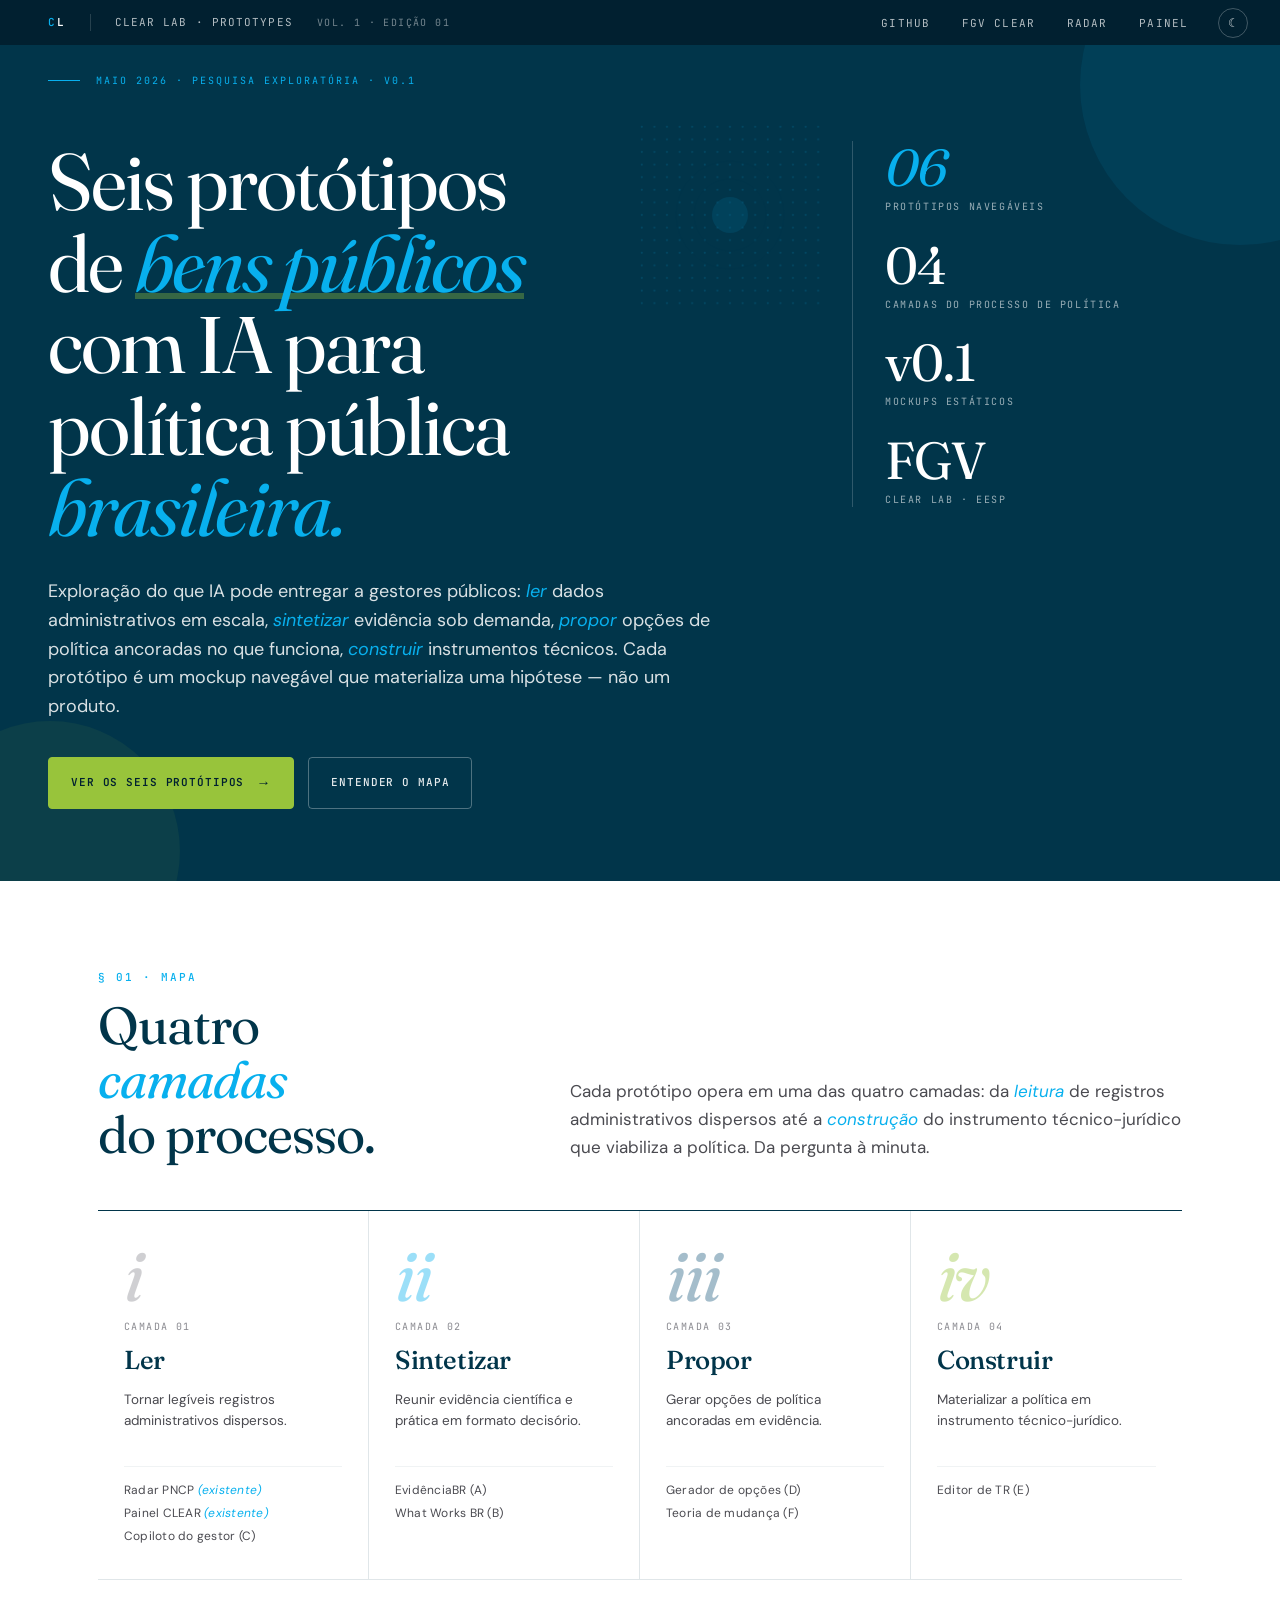
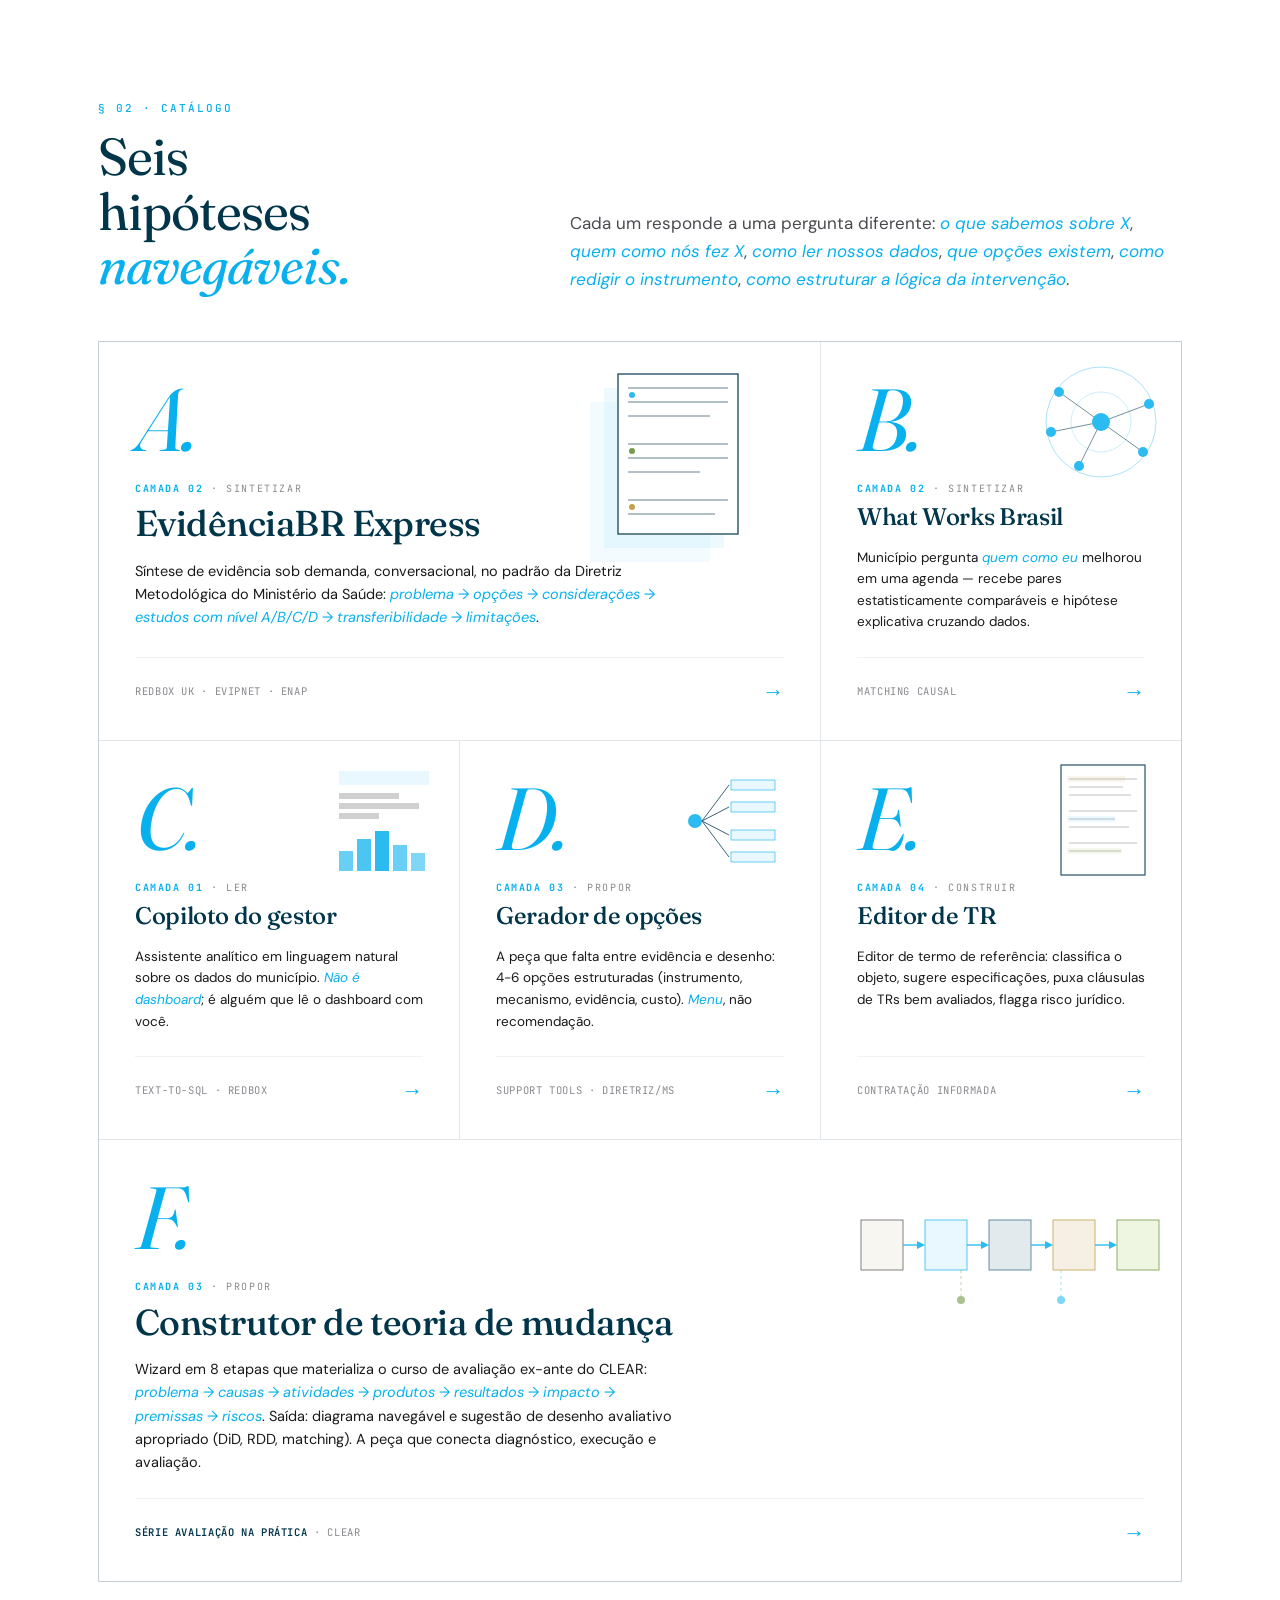
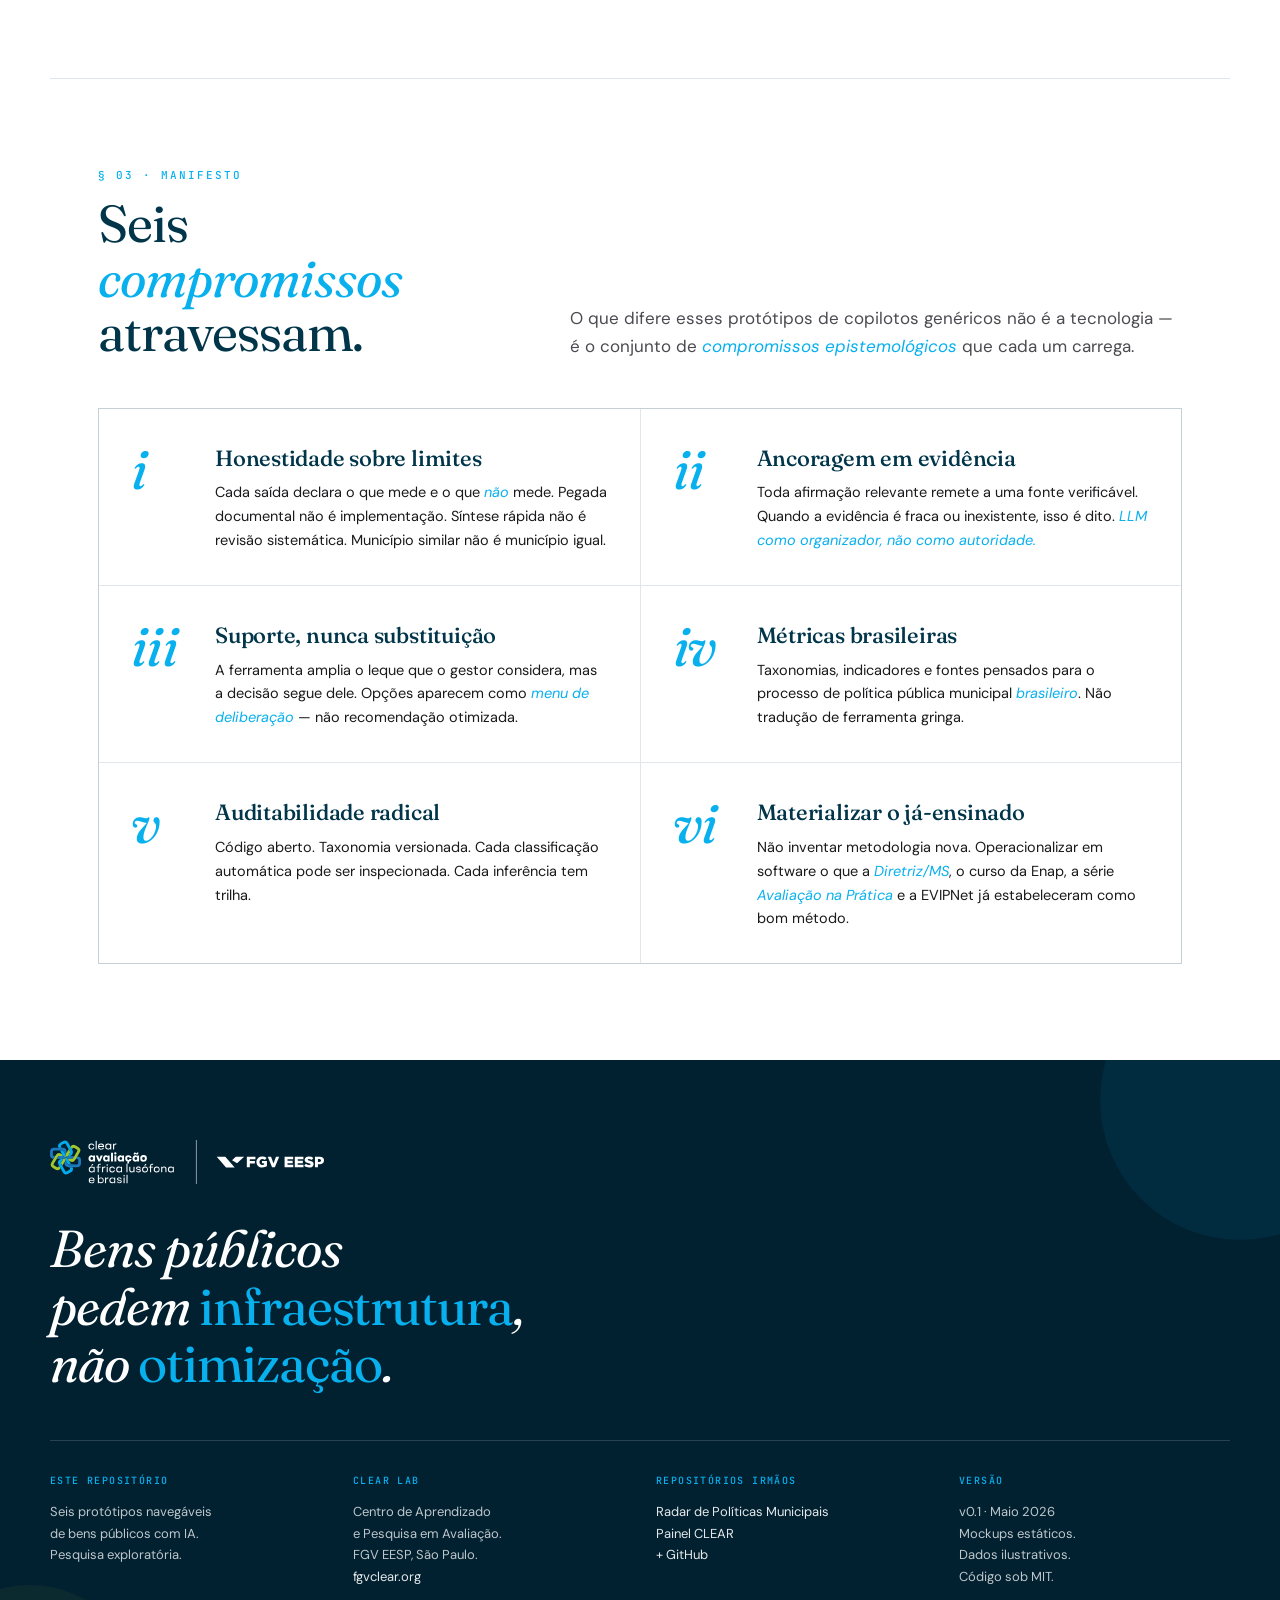
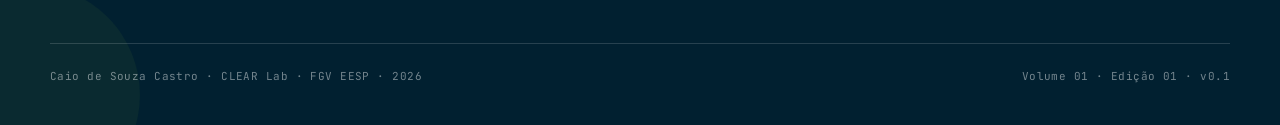
<file: index.html>
<!DOCTYPE html>
<html lang="pt-BR">
<head>
<meta charset="UTF-8">
<meta name="viewport" content="width=device-width, initial-scale=1.0">
<title>CLEAR Lab Prototypes — Bens públicos com IA para política pública</title>
<meta name="description" content="Seis protótipos de bens públicos com IA aplicados a política pública municipal brasileira. Pesquisa exploratória do CLEAR Lab, FGV EESP.">
<meta property="og:title" content="CLEAR Lab Prototypes">
<meta property="og:description" content="Seis protótipos de bens públicos com IA para política pública brasileira.">
<meta property="og:type" content="website">
<link rel="preconnect" href="https://fonts.googleapis.com">
<link rel="preconnect" href="https://fonts.gstatic.com" crossorigin>
<link href="https://fonts.googleapis.com/css2?family=Fraunces:ital,opsz,wght@0,9..144,300..700;1,9..144,300..700&family=DM+Sans:wght@400;500;600;700&family=JetBrains+Mono:wght@400;500&display=swap" rel="stylesheet">
<link rel="stylesheet" href="assets/clear.css">
<style>
/* ============= OVERRIDE MICHEL PORTAL ============= */
/* Sobrescreve as variáveis herdadas de assets/clear.css apenas neste portal.
   Os 6 protótipos internos continuam com a paleta CLEAR original. */

:root {
  /* Paleta Michel/CLEAR */
  --navy: #01354A;
  --navy2: #012030;
  --accent-blue: #08B0EE;
  --accent-green: #98C43B;

  /* Neutros Michel */
  --paper: #FFFFFF;
  --paper-warm: #F7F5EF;
  --ink: #1A1A1C;
  --ink-soft: #4A4A50;
  --ink-mute: #8A8A90;
  --line: rgba(1, 53, 74, 0.12);
  --line-soft: rgba(1, 53, 74, 0.06);

  /* Aliases p/ compatibilidade — usados pelos SVGs decorativos inline e por
     classes legadas do CSS abaixo. Mapear pra paleta Michel. */
  --clear-blue: var(--navy);
  --clear-light-blue: var(--accent-blue);
  --clear-light-blue-bg: rgba(8, 176, 238, 0.10);
  --clear-salmon: var(--accent-blue);        /* salmão antigo → accent-blue */
  --clear-light-salmon: rgba(8, 176, 238, 0.12);
  --clear-green: #5B8A2A;
  --clear-light-green: rgba(152, 196, 59, 0.18);
  --clear-amber: #B89030;
  --clear-light-amber: rgba(184, 144, 48, 0.15);
  --clear-purple: #1E5C7E;                   /* roxo antigo → navy desaturado */
  --clear-light-purple: rgba(30, 92, 126, 0.15);
  --clear-gray: var(--ink-soft);
  --clear-light-gray: var(--paper-warm);

  --border: var(--line);
  --border-soft: var(--line-soft);
  --card-bg: var(--paper);
  --card-hover: var(--paper-warm);

  /* Tipografia Michel */
  --serif: 'Fraunces', Georgia, 'Times New Roman', serif;
  --sans: 'DM Sans', -apple-system, BlinkMacSystemFont, 'Segoe UI', sans-serif;
  --mono: 'JetBrains Mono', 'Courier New', monospace;
}

/* Dark mode preserva o toggle existente — só ajusta a paleta */
html[data-theme="dark"] {
  --navy: #062c3f;
  --navy2: #041f2d;
  --accent-blue: #5BC4F0;
  --accent-green: #B8DA5C;

  --paper: rgb(22, 25, 32);
  --paper-warm: rgb(30, 34, 42);
  --ink: rgb(232, 230, 225);
  --ink-soft: rgb(180, 178, 173);
  --ink-mute: rgb(140, 138, 132);
  --line: rgba(180, 200, 225, 0.15);
  --line-soft: rgba(180, 200, 225, 0.08);

  --clear-blue: var(--accent-blue);
  --clear-light-blue: var(--accent-blue);
  --clear-light-blue-bg: rgba(91, 196, 240, 0.12);
  --clear-salmon: var(--accent-blue);
  --clear-light-salmon: rgba(91, 196, 240, 0.18);
  --clear-green: var(--accent-green);
  --clear-light-green: rgba(184, 218, 92, 0.15);
  --clear-amber: rgb(220, 180, 100);
  --clear-light-amber: rgba(220, 180, 100, 0.15);
  --clear-purple: #5BC4F0;
  --clear-light-purple: rgba(91, 196, 240, 0.15);
  --clear-gray: rgb(165, 165, 170);
  --clear-light-gray: rgb(38, 40, 45);

  --card-bg: rgb(28, 32, 40);
  --card-hover: rgb(34, 40, 50);
}

html {
  scroll-behavior: smooth;
  color-scheme: light;
  background: var(--paper);
}
html[data-theme="dark"] { color-scheme: dark; }

body {
  font-family: var(--sans);
  background: var(--paper);
  color: var(--ink);
  background-image: none; /* remove radial gradients antigos */
}

a { color: inherit; }

/* ============= MASTHEAD → TABS STICKY MICHEL ============= */
.masthead {
  position: sticky;
  top: 0;
  z-index: 50;
  background: var(--navy2);
  border-bottom: none;
  padding: 0;
  display: flex;
  justify-content: space-between;
  align-items: center;
  backdrop-filter: none;
  -webkit-backdrop-filter: none;
  font-family: var(--mono);
  font-size: 11px;
  letter-spacing: 0.1em;
  text-transform: uppercase;
  color: rgba(255,255,255,0.7);
}
.masthead::after {
  content: "";
  position: absolute;
  bottom: 0; left: 0;
  height: 3px;
  background: var(--accent-green);
  width: var(--scroll-progress, 0%);
  transition: width 0.06s linear;
}
.masthead-left {
  display: flex;
  align-items: center;
  gap: 24px;
  padding: 14px 48px;
}
.masthead-mark {
  font-family: var(--mono);
  font-style: normal;
  font-weight: 500;
  letter-spacing: 0.16em;
  color: var(--accent-blue);
  font-size: 11px;
  border-right: 1px solid rgba(255,255,255,0.15);
  padding-right: 24px;
  text-transform: uppercase;
}
.masthead-mark em { font-style: normal; font-weight: 600; color: white; }
.masthead-edition {
  color: rgba(255,255,255,0.45);
  font-size: 10px;
  letter-spacing: 0.14em;
}
.masthead-right {
  display: flex;
  gap: 4px;
  align-items: center;
  padding-right: 32px;
}
.masthead-right a {
  color: rgba(255,255,255,0.7);
  text-decoration: none;
  padding: 14px 14px;
  transition: color 0.2s, border-color 0.2s;
  border-bottom: 2px solid transparent;
  margin-bottom: -3px;
}
.masthead-right a:hover {
  color: white;
  border-bottom-color: var(--accent-blue);
}
.theme-toggle-mast {
  background: transparent;
  border: 1px solid rgba(255,255,255,0.25);
  color: rgba(255,255,255,0.85);
  width: 30px; height: 30px;
  border-radius: 50%;
  cursor: pointer;
  display: inline-flex;
  align-items: center;
  justify-content: center;
  font-size: 12px;
  margin-left: 12px;
  transition: all 0.2s;
}
.theme-toggle-mast:hover {
  background: rgba(255,255,255,0.1);
  border-color: white;
  color: white;
}

@media (max-width: 768px) {
  .masthead-left { padding: 12px 20px; gap: 14px; font-size: 10px; }
  .masthead-mark { font-size: 10px; padding-right: 14px; }
  .masthead-edition { display: none; }
  .masthead-right { padding-right: 16px; gap: 0; }
  .masthead-right a { padding: 12px 8px; font-size: 10px; }
  .masthead-right a:not(:last-child):not(:nth-last-child(2)) { display: none; }
}

/* ============= HERO NAVY MICHEL ============= */
.hero {
  position: relative;
  padding: 96px 48px 72px;
  margin: 0;
  max-width: none;
  background: var(--navy);
  color: white;
  overflow: hidden;
  border-bottom: none;
  display: grid;
  grid-template-columns: 1fr 380px;
  gap: 80px;
  align-items: start;
}
.hero::before {
  content: "";
  position: absolute;
  top: -120px; right: -120px;
  width: 320px; height: 320px;
  border-radius: 50%;
  background: var(--accent-blue);
  opacity: 0.08;
  pointer-events: none;
}
.hero::after {
  content: "";
  position: absolute;
  bottom: -100px; left: -80px;
  width: 260px; height: 260px;
  border-radius: 50%;
  background: var(--accent-green);
  opacity: 0.07;
  pointer-events: none;
}
.hero > * { position: relative; z-index: 1; }

@media (max-width: 1100px) {
  .hero { grid-template-columns: 1fr; gap: 48px; padding: 56px 28px 56px; }
}

.hero-bandeira {
  position: absolute;
  top: 28px;
  left: 48px;
  display: flex;
  align-items: center;
  gap: 16px;
  font-family: var(--mono);
  font-size: 10px;
  letter-spacing: 0.2em;
  text-transform: uppercase;
  color: var(--accent-blue);
  z-index: 2;
}
.hero-bandeira::before { content: ""; width: 32px; height: 1px; background: var(--accent-blue); }
@media (max-width: 1100px) { .hero-bandeira { left: 28px; top: 20px; } }

.hero-left h1 {
  font-family: var(--serif);
  font-weight: 400;
  font-size: clamp(40px, 6.5vw, 80px);
  line-height: 1.02;
  letter-spacing: -0.025em;
  color: white;
  margin-bottom: 28px;
  position: relative;
}
.hero-left h1 .acc {
  font-style: italic;
  font-weight: 400;
  color: var(--accent-blue);
}
.hero-left h1 .underline-acc {
  position: relative;
  display: inline-block;
}
.hero-left h1 .underline-acc::after {
  content: "";
  position: absolute;
  bottom: 0.06em;
  left: 0;
  width: 100%;
  height: 6px;
  background: var(--accent-green);
  opacity: 0.35;
  z-index: -1;
}

.hero-lede {
  font-family: var(--sans);
  font-weight: 400;
  font-size: 18px;
  line-height: 1.6;
  color: rgba(255,255,255,0.85);
  max-width: 680px;
  margin-bottom: 36px;
}
.hero-lede em { font-style: italic; color: var(--accent-blue); }

.hero-actions { display: flex; gap: 14px; flex-wrap: wrap; }

.cta-primary {
  display: inline-flex;
  align-items: center;
  gap: 12px;
  padding: 14px 22px;
  background: var(--accent-green);
  color: var(--navy2);
  text-decoration: none;
  font-family: var(--mono);
  font-size: 11px;
  letter-spacing: 0.08em;
  text-transform: uppercase;
  font-weight: 600;
  transition: all 0.2s ease;
  border: 1px solid var(--accent-green);
  border-radius: 4px;
}
.cta-primary::after { content: "→"; font-family: var(--serif); font-size: 14px; transition: transform 0.2s; }
.cta-primary:hover::after { transform: translateX(4px); }
.cta-primary:hover { background: white; border-color: white; color: var(--navy); }

.cta-ghost {
  display: inline-flex;
  align-items: center;
  gap: 10px;
  padding: 14px 22px;
  background: transparent;
  border: 1px solid rgba(255,255,255,0.3);
  color: rgba(255,255,255,0.9);
  text-decoration: none;
  font-family: var(--mono);
  font-size: 11px;
  letter-spacing: 0.08em;
  text-transform: uppercase;
  font-weight: 500;
  transition: all 0.2s ease;
  border-radius: 4px;
}
.cta-ghost:hover { border-color: var(--accent-blue); color: var(--accent-blue); }

/* Hero stats */
.hero-right {
  border-left: 1px solid rgba(255,255,255,0.18);
  padding-left: 32px;
  display: flex;
  flex-direction: column;
  gap: 24px;
  position: relative;
}
@media (max-width: 1100px) {
  .hero-right {
    border-left: none;
    padding-left: 0;
    border-top: 1px solid rgba(255,255,255,0.18);
    padding-top: 32px;
    flex-direction: row;
    flex-wrap: wrap;
    gap: 24px 40px;
  }
}

.stat { display: block; }
.stat-num {
  font-family: var(--serif);
  font-weight: 400;
  font-size: 52px;
  line-height: 1;
  color: white;
  letter-spacing: -0.02em;
  margin-bottom: 6px;
}
.stat-num em { font-style: italic; color: var(--accent-blue); font-weight: 400; }
.stat-label {
  font-family: var(--mono);
  font-size: 10px;
  letter-spacing: 0.16em;
  text-transform: uppercase;
  color: rgba(255,255,255,0.6);
}

/* Padrão decorativo SVG do hero — manter mas reposicionar */
.hero-pattern {
  position: absolute;
  top: 80px;
  right: 460px;
  width: 180px;
  height: 180px;
  opacity: 0.35;
  pointer-events: none;
}
@media (max-width: 1100px) { .hero-pattern { display: none; } }

/* ============= MAPA DAS 4 CAMADAS ============= */
.section-mapa {
  max-width: 1180px;
  margin: 0 auto;
  padding: 88px 48px 64px;
  position: relative;
}
@media (max-width: 768px) { .section-mapa { padding: 56px 28px 48px; } }

.section-head {
  display: grid;
  grid-template-columns: 1fr 1.5fr;
  gap: 64px;
  margin-bottom: 48px;
  align-items: end;
}
@media (max-width: 900px) { .section-head { grid-template-columns: 1fr; gap: 16px; } }

.section-num {
  font-family: var(--mono);
  font-size: 11px;
  letter-spacing: 0.18em;
  text-transform: uppercase;
  color: var(--accent-blue);
  font-weight: 500;
}
.section-num::before { content: "§ "; }

.section-h {
  font-family: var(--serif);
  font-size: clamp(34px, 4.5vw, 52px);
  font-weight: 400;
  letter-spacing: -0.02em;
  color: var(--navy);
  line-height: 1.05;
  margin-top: 12px;
}
.section-h em { font-style: italic; color: var(--accent-blue); font-weight: 400; }

.section-intro {
  font-family: var(--sans);
  font-weight: 400;
  font-size: 17px;
  line-height: 1.65;
  color: var(--ink-soft);
  max-width: 640px;
}
.section-intro em { color: var(--accent-blue); font-style: italic; }

.camadas-grid {
  display: grid;
  grid-template-columns: repeat(4, 1fr);
  gap: 0;
  border-top: 1px solid var(--navy);
  border-bottom: 1px solid var(--line);
  position: relative;
}
@media (max-width: 900px) { .camadas-grid { grid-template-columns: repeat(2, 1fr); } }
@media (max-width: 500px) { .camadas-grid { grid-template-columns: 1fr; } }

.camada-cell {
  padding: 28px 26px 32px;
  border-right: 1px solid var(--line);
  position: relative;
  transition: background 0.25s ease;
}
.camada-cell:last-child { border-right: none; }
.camada-cell:hover { background: var(--paper-warm); }
@media (max-width: 900px) {
  .camada-cell:nth-child(2n) { border-right: none; }
  .camada-cell { border-bottom: 1px solid var(--line); }
}

.camada-mark {
  font-family: var(--serif);
  font-style: italic;
  font-weight: 400;
  font-size: 72px;
  line-height: 1;
  letter-spacing: -0.03em;
  margin-bottom: 8px;
  opacity: 0.4;
}
.camada-cell:nth-child(1) .camada-mark { color: var(--ink-mute); }
.camada-cell:nth-child(2) .camada-mark { color: var(--accent-blue); }
.camada-cell:nth-child(3) .camada-mark { color: var(--clear-purple); }
.camada-cell:nth-child(4) .camada-mark { color: var(--accent-green); }

.camada-rot {
  font-family: var(--mono);
  font-size: 10px;
  letter-spacing: 0.14em;
  text-transform: uppercase;
  color: var(--ink-mute);
  margin-bottom: 6px;
}
.camada-name {
  font-family: var(--serif);
  font-size: 26px;
  font-weight: 500;
  color: var(--navy);
  letter-spacing: -0.015em;
  margin-bottom: 10px;
}
.camada-desc {
  font-size: 13.5px;
  color: var(--ink-soft);
  line-height: 1.55;
  margin-bottom: 16px;
  min-height: 60px;
}
.camada-items {
  list-style: none;
  font-size: 12px;
  color: var(--ink-soft);
  border-top: 1px solid var(--line-soft);
  padding-top: 12px;
}
.camada-items li { padding: 2px 0; letter-spacing: 0.02em; }
.camada-items li em { color: var(--accent-blue); font-style: italic; }

/* ============= PROTÓTIPOS ============= */
.section-protos {
  max-width: 1180px;
  margin: 0 auto;
  padding: 56px 48px 96px;
  border-bottom: 1px solid var(--line);
  position: relative;
}
@media (max-width: 768px) { .section-protos { padding: 56px 28px 72px; } }

.proto-spread {
  display: grid;
  grid-template-columns: repeat(12, 1fr);
  grid-auto-rows: minmax(340px, auto);
  gap: 1px;
  background: var(--line);
  border: 1px solid var(--line);
  margin-top: 40px;
}
@media (max-width: 900px) { .proto-spread { grid-template-columns: 1fr; grid-auto-rows: auto; } }

.proto-cell {
  grid-column: span 6;
  text-decoration: none;
  color: inherit;
}
.proto-cell.span-4 { grid-column: span 4; }
.proto-cell.span-8 { grid-column: span 8; }
.proto-cell.span-12 { grid-column: span 12; }
@media (max-width: 900px) {
  .proto-cell, .proto-cell.span-4, .proto-cell.span-8, .proto-cell.span-12 {
    grid-column: span 1;
  }
}

.proto-card {
  background: var(--card-bg);
  padding: 40px 36px 32px;
  text-decoration: none;
  color: var(--ink);
  display: flex;
  flex-direction: column;
  position: relative;
  transition: background 0.25s ease;
  overflow: hidden;
  height: 100%;
  min-height: 340px;
}
.proto-card:hover { background: var(--paper-warm); }

.proto-illust {
  position: absolute;
  top: 0;
  right: 0;
  width: 220px;
  height: 220px;
  opacity: 0.85;
  pointer-events: none;
  transition: transform 0.6s cubic-bezier(0.2, 0.8, 0.2, 1);
}
.proto-card:hover .proto-illust { transform: scale(1.06) rotate(-2deg); }

.proto-cell.span-8 .proto-illust,
.proto-cell.span-12 .proto-illust { width: 280px; height: 280px; }
.proto-cell.span-4 .proto-illust { width: 160px; height: 160px; }

.proto-letter-big {
  font-family: var(--serif);
  font-style: italic;
  font-weight: 400;
  font-size: 88px;
  line-height: 0.85;
  color: var(--accent-blue);
  letter-spacing: -0.04em;
  margin-bottom: 24px;
  position: relative;
  z-index: 2;
}

.proto-camada-rot {
  font-family: var(--mono);
  font-size: 10px;
  letter-spacing: 0.16em;
  text-transform: uppercase;
  color: var(--ink-mute);
  margin-bottom: 8px;
  position: relative;
  z-index: 2;
}
.proto-camada-rot strong { color: var(--accent-blue); }

.proto-titulo {
  font-family: var(--serif);
  font-size: 30px;
  font-weight: 500;
  color: var(--navy);
  letter-spacing: -0.015em;
  line-height: 1.1;
  margin-bottom: 16px;
  max-width: 16em;
  position: relative;
  z-index: 2;
}
.proto-cell.span-8 .proto-titulo,
.proto-cell.span-12 .proto-titulo { font-size: 36px; }
.proto-cell.span-4 .proto-titulo { font-size: 24px; }

.proto-desc {
  font-size: 14.5px;
  color: var(--ink);
  line-height: 1.6;
  flex-grow: 1;
  max-width: 38em;
  position: relative;
  z-index: 2;
}
.proto-desc em { font-style: italic; color: var(--accent-blue); }
.proto-cell.span-4 .proto-desc { font-size: 13.5px; }

.proto-foot {
  display: flex;
  align-items: center;
  gap: 16px;
  margin-top: 24px;
  padding-top: 16px;
  border-top: 1px solid var(--line-soft);
  font-family: var(--mono);
  font-size: 10.5px;
  color: var(--ink-mute);
  letter-spacing: 0.06em;
  text-transform: uppercase;
  position: relative;
  z-index: 2;
}
.proto-foot strong { color: var(--navy); font-weight: 600; }
.proto-foot .arrow {
  margin-left: auto;
  font-family: var(--serif);
  font-style: italic;
  font-size: 22px;
  color: var(--accent-blue);
  transition: transform 0.3s ease;
}
.proto-card:hover .proto-foot .arrow { transform: translateX(8px); }

/* ============= MANIFESTO ============= */
.section-manifesto {
  max-width: 1180px;
  margin: 0 auto;
  padding: 88px 48px 96px;
  position: relative;
}
@media (max-width: 768px) { .section-manifesto { padding: 56px 28px 64px; } }

.manifesto-list {
  display: grid;
  grid-template-columns: repeat(2, 1fr);
  gap: 1px;
  background: var(--line);
  border: 1px solid var(--line);
  margin-top: 40px;
}
@media (max-width: 800px) { .manifesto-list { grid-template-columns: 1fr; } }

.principle {
  background: var(--card-bg);
  padding: 36px 32px 32px;
  display: grid;
  grid-template-columns: 64px 1fr;
  gap: 20px;
  transition: background 0.25s ease;
}
.principle:hover { background: var(--paper-warm); }

.principle-num {
  font-family: var(--serif);
  font-style: italic;
  font-weight: 400;
  font-size: 56px;
  line-height: 0.85;
  color: var(--accent-blue);
  letter-spacing: -0.03em;
}

.principle-content h3 {
  font-family: var(--serif);
  font-size: 22px;
  font-weight: 500;
  color: var(--navy);
  margin-bottom: 10px;
  letter-spacing: -0.01em;
  line-height: 1.2;
}
.principle-content p {
  font-size: 14.5px;
  line-height: 1.65;
  color: var(--ink);
}
.principle-content p em {
  color: var(--accent-blue);
  font-style: italic;
}

/* ============= COLOFÃO → FOOTER NAVY2 MICHEL ============= */
.colofao {
  background: var(--navy2);
  color: rgba(255,255,255,0.85);
  padding: 80px 48px 40px;
  position: relative;
  overflow: hidden;
}
.colofao::before {
  content: "";
  position: absolute;
  top: -100px; right: -100px;
  width: 280px; height: 280px;
  border-radius: 50%;
  background: var(--accent-blue);
  opacity: 0.07;
  pointer-events: none;
}
.colofao::after {
  content: "";
  position: absolute;
  bottom: -80px; left: -80px;
  width: 220px; height: 220px;
  border-radius: 50%;
  background: var(--accent-green);
  opacity: 0.06;
  pointer-events: none;
}

.colofao-inner {
  max-width: 1180px;
  margin: 0 auto;
  position: relative;
  z-index: 1;
}

.colofao-logo {
  display: block;
  margin-bottom: 36px;
}
.colofao-logo img {
  height: 44px;
  width: auto;
  display: block;
}

.colofao-tit {
  font-family: var(--serif);
  font-weight: 400;
  font-style: italic;
  font-size: clamp(34px, 4.5vw, 52px);
  letter-spacing: -0.02em;
  color: white;
  line-height: 1.1;
  max-width: 16ch;
  margin-bottom: 48px;
}
.colofao-tit strong {
  font-style: normal;
  font-weight: 400;
  color: var(--accent-blue);
}

.colofao-grid {
  display: grid;
  grid-template-columns: repeat(4, 1fr);
  gap: 32px;
  padding-top: 32px;
  border-top: 1px solid rgba(255,255,255,0.15);
  margin-top: 32px;
}
@media (max-width: 900px) { .colofao-grid { grid-template-columns: repeat(2, 1fr); gap: 28px; } }
@media (max-width: 540px) {
  .colofao { padding: 56px 28px 36px; }
  .colofao-grid { grid-template-columns: 1fr; }
}

.colofao-block strong {
  display: block;
  color: var(--accent-blue);
  font-family: var(--mono);
  font-size: 10px;
  font-weight: 500;
  letter-spacing: 0.14em;
  text-transform: uppercase;
  margin-bottom: 12px;
}
.colofao-block {
  font-size: 13px;
  line-height: 1.65;
  color: rgba(255,255,255,0.75);
}
.colofao-block a {
  color: rgba(255,255,255,0.9);
  text-decoration: none;
  border-bottom: none;
  padding-bottom: 0;
  transition: color 0.2s;
}
.colofao-block a:hover { color: var(--accent-green); }

.colofao-bottom {
  margin-top: 56px;
  padding-top: 24px;
  border-top: 1px solid rgba(255,255,255,0.15);
  display: flex;
  justify-content: space-between;
  align-items: center;
  flex-wrap: wrap;
  gap: 16px;
  font-family: var(--mono);
  font-size: 11px;
  letter-spacing: 0.04em;
  color: rgba(255,255,255,0.45);
}

/* Animação de entrada */
.reveal {
  opacity: 0;
  transform: translateY(20px);
  transition: opacity 0.8s ease, transform 0.8s ease;
}
.reveal.in { opacity: 1; transform: translateY(0); }

</style>

</head>
<body>

<!-- Masthead editorial -->
<div class="masthead">
  <div class="masthead-left">
    <span class="masthead-mark">C<em>L</em></span>
    <span>CLEAR Lab · Prototypes</span>
    <span class="masthead-edition">Vol. 1 · Edição 01</span>
  </div>
  <div class="masthead-right">
    <a href="https://github.com/caiodesouzacastro/clear-lab-prototypes">GitHub</a>
    <a href="https://fgvclear.org">FGV CLEAR</a>
    <a href="https://caiodesouzacastro.github.io/radar-politicas-municipais/">Radar</a>
    <a href="https://caiodesouzacastro.github.io/painel-clear/">Painel</a>
    <button class="theme-toggle-mast" onclick="toggleTheme()" aria-label="Tema">☾</button>
  </div>
</div>

<!-- HERO -->
<section class="hero">
  <div class="hero-bandeira">Maio 2026 · Pesquisa exploratória · v0.1</div>

  <!-- Padrão decorativo no canto -->
  <svg class="hero-pattern" viewBox="0 0 200 200" xmlns="http://www.w3.org/2000/svg">
    <defs>
      <pattern id="dots" x="0" y="0" width="14" height="14" patternUnits="userSpaceOnUse">
        <circle cx="2" cy="2" r="1.2" fill="var(--clear-salmon)" opacity="0.45"/>
      </pattern>
    </defs>
    <rect width="200" height="200" fill="url(#dots)"/>
    <circle cx="100" cy="100" r="60" fill="none" stroke="var(--clear-blue)" stroke-width="0.7" opacity="0.5"/>
    <circle cx="100" cy="100" r="40" fill="none" stroke="var(--clear-blue)" stroke-width="0.7" opacity="0.5"/>
    <circle cx="100" cy="100" r="20" fill="var(--clear-salmon)" opacity="0.3"/>
  </svg>

  <div class="hero-left">
    <h1>
      Seis protótipos<br>
      de <span class="acc"><span class="underline-acc">bens públicos</span></span><br>
      com IA para<br>
      política pública<br>
      <span class="acc">brasileira.</span>
    </h1>

    <p class="hero-lede">
      Exploração do que IA pode entregar a gestores públicos: <em>ler</em> dados administrativos em escala, <em>sintetizar</em> evidência sob demanda, <em>propor</em> opções de política ancoradas no que funciona, <em>construir</em> instrumentos técnicos. Cada protótipo é um mockup navegável que materializa uma hipótese — não um produto.
    </p>

    <div class="hero-actions">
      <a href="#protos" class="cta-primary">Ver os seis protótipos</a>
      <a href="#mapa" class="cta-ghost">Entender o mapa</a>
    </div>
  </div>

  <aside class="hero-right">
    <div class="stat">
      <div class="stat-num"><em>06</em></div>
      <div class="stat-label">Protótipos navegáveis</div>
    </div>
    <div class="stat">
      <div class="stat-num">04</div>
      <div class="stat-label">Camadas do processo de política</div>
    </div>
    <div class="stat">
      <div class="stat-num">v0.1</div>
      <div class="stat-label">Mockups estáticos</div>
    </div>
    <div class="stat">
      <div class="stat-num">FGV</div>
      <div class="stat-label">CLEAR Lab · EESP</div>
    </div>
  </aside>
</section>

<!-- MAPA DAS 4 CAMADAS -->
<section id="mapa" class="section-mapa">
  <div class="section-head">
    <div>
      <div class="section-num">01 · Mapa</div>
      <h2 class="section-h">Quatro<br><em>camadas</em><br>do processo.</h2>
    </div>
    <p class="section-intro">
      Cada protótipo opera em uma das quatro camadas: da <em>leitura</em> de registros administrativos dispersos até a <em>construção</em> do instrumento técnico-jurídico que viabiliza a política. Da pergunta à minuta.
    </p>
  </div>

  <div class="camadas-grid">
    <div class="camada-cell">
      <div class="camada-mark">i</div>
      <div class="camada-rot">Camada 01</div>
      <div class="camada-name">Ler</div>
      <p class="camada-desc">Tornar legíveis registros administrativos dispersos.</p>
      <ul class="camada-items">
        <li>Radar PNCP <em>(existente)</em></li>
        <li>Painel CLEAR <em>(existente)</em></li>
        <li>Copiloto do gestor (C)</li>
      </ul>
    </div>
    <div class="camada-cell">
      <div class="camada-mark">ii</div>
      <div class="camada-rot">Camada 02</div>
      <div class="camada-name">Sintetizar</div>
      <p class="camada-desc">Reunir evidência científica e prática em formato decisório.</p>
      <ul class="camada-items">
        <li>EvidênciaBR (A)</li>
        <li>What Works BR (B)</li>
      </ul>
    </div>
    <div class="camada-cell">
      <div class="camada-mark">iii</div>
      <div class="camada-rot">Camada 03</div>
      <div class="camada-name">Propor</div>
      <p class="camada-desc">Gerar opções de política ancoradas em evidência.</p>
      <ul class="camada-items">
        <li>Gerador de opções (D)</li>
        <li>Teoria de mudança (F)</li>
      </ul>
    </div>
    <div class="camada-cell">
      <div class="camada-mark">iv</div>
      <div class="camada-rot">Camada 04</div>
      <div class="camada-name">Construir</div>
      <p class="camada-desc">Materializar a política em instrumento técnico-jurídico.</p>
      <ul class="camada-items">
        <li>Editor de TR (E)</li>
      </ul>
    </div>
  </div>
</section>

<!-- PROTÓTIPOS -->
<section id="protos" class="section-protos">
  <div class="section-head">
    <div>
      <div class="section-num">02 · Catálogo</div>
      <h2 class="section-h">Seis<br>hipóteses<br><em>navegáveis.</em></h2>
    </div>
    <p class="section-intro">
      Cada um responde a uma pergunta diferente: <em>o que sabemos sobre X</em>, <em>quem como nós fez X</em>, <em>como ler nossos dados</em>, <em>que opções existem</em>, <em>como redigir o instrumento</em>, <em>como estruturar a lógica da intervenção</em>.
    </p>
  </div>

  <div class="proto-spread">

    <!-- A — span 8 (big) -->
    <a href="a-evidencia-br/" class="proto-cell span-8">
      <div class="proto-card">
        <svg class="proto-illust" viewBox="0 0 280 280" xmlns="http://www.w3.org/2000/svg">
          <!-- A: páginas empilhadas + estrutura tabular = síntese -->
          <g transform="translate(50,40)">
            <rect x="0" y="20" width="120" height="160" fill="var(--clear-light-blue-bg)" opacity="0.5"/>
            <rect x="14" y="6" width="120" height="160" fill="var(--clear-light-salmon)" opacity="0.6"/>
            <rect x="28" y="-8" width="120" height="160" fill="var(--card-bg)" stroke="var(--clear-blue)" stroke-width="1.4"/>
            <g stroke="var(--clear-blue)" stroke-width="1" opacity="0.7">
              <line x1="38" y1="6" x2="138" y2="6"/>
              <line x1="38" y1="20" x2="138" y2="20"/>
              <line x1="38" y1="34" x2="120" y2="34"/>
              <line x1="38" y1="62" x2="138" y2="62"/>
              <line x1="38" y1="76" x2="138" y2="76"/>
              <line x1="38" y1="90" x2="110" y2="90"/>
              <line x1="38" y1="118" x2="138" y2="118"/>
              <line x1="38" y1="132" x2="125" y2="132"/>
            </g>
            <circle cx="42" cy="13" r="3" fill="var(--clear-salmon)"/>
            <circle cx="42" cy="69" r="3" fill="var(--clear-green)"/>
            <circle cx="42" cy="125" r="3" fill="var(--clear-amber)"/>
          </g>
        </svg>
        <div class="proto-letter-big">A.</div>
        <div class="proto-camada-rot"><strong>Camada 02</strong> · Sintetizar</div>
        <h3 class="proto-titulo">EvidênciaBR Express</h3>
        <p class="proto-desc">
          Síntese de evidência sob demanda, conversacional, no padrão da Diretriz Metodológica do Ministério da Saúde: <em>problema → opções → considerações → estudos com nível A/B/C/D → transferibilidade → limitações</em>.
        </p>
        <div class="proto-foot">
          <span>Redbox UK · EVIPNet · Enap</span>
          <span class="arrow">→</span>
        </div>
      </div>
    </a>

    <!-- B — span 4 -->
    <a href="b-what-works-br/" class="proto-cell span-4">
      <div class="proto-card">
        <svg class="proto-illust" viewBox="0 0 160 160" xmlns="http://www.w3.org/2000/svg">
          <!-- B: rede de pares / matching -->
          <g transform="translate(80,80)">
            <circle r="55" fill="none" stroke="var(--clear-light-blue)" stroke-width="0.8" opacity="0.5"/>
            <circle r="30" fill="none" stroke="var(--clear-light-blue)" stroke-width="0.6" opacity="0.4"/>
            <line x1="0" y1="0" x2="-42" y2="-30" stroke="var(--clear-blue)" stroke-width="0.9" opacity="0.7"/>
            <line x1="0" y1="0" x2="48" y2="-18" stroke="var(--clear-blue)" stroke-width="0.9" opacity="0.7"/>
            <line x1="0" y1="0" x2="42" y2="30" stroke="var(--clear-blue)" stroke-width="0.9" opacity="0.7"/>
            <line x1="0" y1="0" x2="-22" y2="44" stroke="var(--clear-blue)" stroke-width="0.9" opacity="0.7"/>
            <line x1="0" y1="0" x2="-50" y2="10" stroke="var(--clear-blue)" stroke-width="0.9" opacity="0.7"/>
            <circle r="9" fill="var(--clear-salmon)"/>
            <circle cx="-42" cy="-30" r="5" fill="var(--clear-light-blue)"/>
            <circle cx="48" cy="-18" r="5" fill="var(--clear-light-blue)"/>
            <circle cx="42" cy="30" r="5" fill="var(--clear-light-blue)"/>
            <circle cx="-22" cy="44" r="5" fill="var(--clear-light-blue)"/>
            <circle cx="-50" cy="10" r="5" fill="var(--clear-light-blue)"/>
          </g>
        </svg>
        <div class="proto-letter-big">B.</div>
        <div class="proto-camada-rot"><strong>Camada 02</strong> · Sintetizar</div>
        <h3 class="proto-titulo">What Works Brasil</h3>
        <p class="proto-desc">
          Município pergunta <em>quem como eu</em> melhorou em uma agenda — recebe pares estatisticamente comparáveis e hipótese explicativa cruzando dados.
        </p>
        <div class="proto-foot">
          <span>Matching causal</span>
          <span class="arrow">→</span>
        </div>
      </div>
    </a>

    <!-- C — span 4 -->
    <a href="c-copiloto-gestor/" class="proto-cell span-4">
      <div class="proto-card">
        <svg class="proto-illust" viewBox="0 0 160 160" xmlns="http://www.w3.org/2000/svg">
          <!-- C: linhas de query + barras = leitura dialogada -->
          <g transform="translate(40,30)">
            <rect x="0" y="0" width="90" height="14" fill="var(--clear-light-blue-bg)"/>
            <rect x="0" y="22" width="60" height="6" fill="var(--clear-gray)" opacity="0.3"/>
            <rect x="0" y="32" width="80" height="6" fill="var(--clear-gray)" opacity="0.3"/>
            <rect x="0" y="42" width="40" height="6" fill="var(--clear-gray)" opacity="0.3"/>
            <g transform="translate(0,60)">
              <rect x="0" y="20" width="14" height="20" fill="var(--clear-light-blue)" opacity="0.7"/>
              <rect x="18" y="8" width="14" height="32" fill="var(--clear-light-blue)" opacity="0.85"/>
              <rect x="36" y="0" width="14" height="40" fill="var(--clear-salmon)"/>
              <rect x="54" y="14" width="14" height="26" fill="var(--clear-light-blue)" opacity="0.7"/>
              <rect x="72" y="22" width="14" height="18" fill="var(--clear-light-blue)" opacity="0.6"/>
            </g>
          </g>
        </svg>
        <div class="proto-letter-big">C.</div>
        <div class="proto-camada-rot"><strong>Camada 01</strong> · Ler</div>
        <h3 class="proto-titulo">Copiloto do gestor</h3>
        <p class="proto-desc">
          Assistente analítico em linguagem natural sobre os dados do município. <em>Não é dashboard</em>; é alguém que lê o dashboard com você.
        </p>
        <div class="proto-foot">
          <span>Text-to-SQL · Redbox</span>
          <span class="arrow">→</span>
        </div>
      </div>
    </a>

    <!-- D — span 4 -->
    <a href="d-gerador-opcoes/" class="proto-cell span-4">
      <div class="proto-card">
        <svg class="proto-illust" viewBox="0 0 160 160" xmlns="http://www.w3.org/2000/svg">
          <!-- D: ramificação / menu de opções -->
          <g transform="translate(35,30)" stroke="var(--clear-blue)" stroke-width="0.9" fill="none">
            <circle cx="0" cy="50" r="7" fill="var(--clear-salmon)" stroke="none"/>
            <line x1="7" y1="50" x2="34" y2="14"/>
            <line x1="7" y1="50" x2="34" y2="36"/>
            <line x1="7" y1="50" x2="34" y2="64"/>
            <line x1="7" y1="50" x2="34" y2="86"/>
            <rect x="36" y="9" width="44" height="10" fill="var(--clear-light-blue-bg)" stroke="var(--clear-light-blue)" stroke-width="0.7"/>
            <rect x="36" y="31" width="44" height="10" fill="var(--clear-light-blue-bg)" stroke="var(--clear-light-blue)" stroke-width="0.7"/>
            <rect x="36" y="59" width="44" height="10" fill="var(--clear-light-blue-bg)" stroke="var(--clear-light-blue)" stroke-width="0.7"/>
            <rect x="36" y="81" width="44" height="10" fill="var(--clear-light-blue-bg)" stroke="var(--clear-light-blue)" stroke-width="0.7"/>
          </g>
        </svg>
        <div class="proto-letter-big">D.</div>
        <div class="proto-camada-rot"><strong>Camada 03</strong> · Propor</div>
        <h3 class="proto-titulo">Gerador de opções</h3>
        <p class="proto-desc">
          A peça que falta entre evidência e desenho: 4-6 opções estruturadas (instrumento, mecanismo, evidência, custo). <em>Menu</em>, não recomendação.
        </p>
        <div class="proto-foot">
          <span>SUPPORT Tools · Diretriz/MS</span>
          <span class="arrow">→</span>
        </div>
      </div>
    </a>

    <!-- E — span 4 -->
    <a href="e-editor-tr/" class="proto-cell span-4">
      <div class="proto-card">
        <svg class="proto-illust" viewBox="0 0 160 160" xmlns="http://www.w3.org/2000/svg">
          <!-- E: documento com marcações -->
          <g transform="translate(40,24)">
            <rect x="0" y="0" width="84" height="110" fill="var(--card-bg)" stroke="var(--clear-blue)" stroke-width="1.2"/>
            <g stroke="var(--clear-gray)" stroke-width="0.8" opacity="0.5">
              <line x1="8" y1="14" x2="76" y2="14"/>
              <line x1="8" y1="22" x2="62" y2="22"/>
              <line x1="8" y1="30" x2="70" y2="30"/>
              <line x1="8" y1="46" x2="76" y2="46"/>
              <line x1="8" y1="54" x2="54" y2="54"/>
              <line x1="8" y1="62" x2="68" y2="62"/>
              <line x1="8" y1="78" x2="76" y2="78"/>
              <line x1="8" y1="86" x2="60" y2="86"/>
            </g>
            <rect x="6" y="11" width="58" height="6" fill="var(--clear-light-amber)" opacity="0.65"/>
            <rect x="6" y="51" width="48" height="6" fill="var(--clear-light-salmon)" opacity="0.75"/>
            <rect x="6" y="83" width="55" height="6" fill="var(--clear-light-green)" opacity="0.65"/>
          </g>
        </svg>
        <div class="proto-letter-big">E.</div>
        <div class="proto-camada-rot"><strong>Camada 04</strong> · Construir</div>
        <h3 class="proto-titulo">Editor de TR</h3>
        <p class="proto-desc">
          Editor de termo de referência: classifica o objeto, sugere especificações, puxa cláusulas de TRs bem avaliados, flagga risco jurídico.
        </p>
        <div class="proto-foot">
          <span>Contratação informada</span>
          <span class="arrow">→</span>
        </div>
      </div>
    </a>

    <!-- F — span 12 (full) -->
    <a href="f-teoria-mudanca/" class="proto-cell span-12">
      <div class="proto-card" style="min-height: 380px;">
        <svg class="proto-illust" viewBox="0 0 320 280" xmlns="http://www.w3.org/2000/svg" style="width: 360px; height: 280px;">
          <!-- F: cadeia causal - 5 elos conectados -->
          <g transform="translate(20,80)">
            <g>
              <rect x="0" y="0" width="42" height="50" fill="var(--clear-light-gray)" stroke="var(--clear-gray)" stroke-width="0.8"/>
              <line x1="42" y1="25" x2="60" y2="25" stroke="var(--clear-salmon)" stroke-width="1.4"/>
              <polygon points="56,21 64,25 56,29" fill="var(--clear-salmon)"/>
            </g>
            <g transform="translate(64,0)">
              <rect x="0" y="0" width="42" height="50" fill="var(--clear-light-blue-bg)" stroke="var(--clear-light-blue)" stroke-width="0.8"/>
              <line x1="42" y1="25" x2="60" y2="25" stroke="var(--clear-salmon)" stroke-width="1.4"/>
              <polygon points="56,21 64,25 56,29" fill="var(--clear-salmon)"/>
            </g>
            <g transform="translate(128,0)">
              <rect x="0" y="0" width="42" height="50" fill="var(--clear-light-purple)" stroke="var(--clear-purple)" stroke-width="0.8"/>
              <line x1="42" y1="25" x2="60" y2="25" stroke="var(--clear-salmon)" stroke-width="1.4"/>
              <polygon points="56,21 64,25 56,29" fill="var(--clear-salmon)"/>
            </g>
            <g transform="translate(192,0)">
              <rect x="0" y="0" width="42" height="50" fill="var(--clear-light-amber)" stroke="var(--clear-amber)" stroke-width="0.8"/>
              <line x1="42" y1="25" x2="60" y2="25" stroke="var(--clear-salmon)" stroke-width="1.4"/>
              <polygon points="56,21 64,25 56,29" fill="var(--clear-salmon)"/>
            </g>
            <g transform="translate(256,0)">
              <rect x="0" y="0" width="42" height="50" fill="var(--clear-light-green)" stroke="var(--clear-green)" stroke-width="0.8"/>
            </g>
            <!-- conexões abaixo: premissas/riscos -->
            <g transform="translate(0,80)" opacity="0.6">
              <circle cx="100" cy="0" r="4" fill="var(--clear-green)"/>
              <circle cx="200" cy="0" r="4" fill="var(--clear-salmon)"/>
              <line x1="100" y1="-30" x2="100" y2="0" stroke="var(--clear-green)" stroke-width="0.7" stroke-dasharray="3,3"/>
              <line x1="200" y1="-30" x2="200" y2="0" stroke="var(--clear-salmon)" stroke-width="0.7" stroke-dasharray="3,3"/>
            </g>
          </g>
        </svg>
        <div class="proto-letter-big">F.</div>
        <div class="proto-camada-rot"><strong>Camada 03</strong> · Propor</div>
        <h3 class="proto-titulo">Construtor de teoria de mudança</h3>
        <p class="proto-desc">
          Wizard em 8 etapas que materializa o curso de avaliação ex-ante do CLEAR: <em>problema → causas → atividades → produtos → resultados → impacto → premissas → riscos</em>. Saída: diagrama navegável e sugestão de desenho avaliativo apropriado (DiD, RDD, matching). A peça que conecta diagnóstico, execução e avaliação.
        </p>
        <div class="proto-foot">
          <span><strong>Série Avaliação na Prática</strong> · CLEAR</span>
          <span class="arrow">→</span>
        </div>
      </div>
    </a>

  </div>
</section>

<!-- MANIFESTO -->
<section class="section-manifesto">
  <div class="section-head">
    <div>
      <div class="section-num">03 · Manifesto</div>
      <h2 class="section-h">Seis<br><em>compromissos</em><br>atravessam.</h2>
    </div>
    <p class="section-intro">
      O que difere esses protótipos de copilotos genéricos não é a tecnologia — é o conjunto de <em>compromissos epistemológicos</em> que cada um carrega.
    </p>
  </div>

  <div class="manifesto-list">
    <div class="principle">
      <div class="principle-num">i</div>
      <div class="principle-content">
        <h3>Honestidade sobre limites</h3>
        <p>Cada saída declara o que mede e o que <em>não</em> mede. Pegada documental não é implementação. Síntese rápida não é revisão sistemática. Município similar não é município igual.</p>
      </div>
    </div>
    <div class="principle">
      <div class="principle-num">ii</div>
      <div class="principle-content">
        <h3>Ancoragem em evidência</h3>
        <p>Toda afirmação relevante remete a uma fonte verificável. Quando a evidência é fraca ou inexistente, isso é dito. <em>LLM como organizador, não como autoridade.</em></p>
      </div>
    </div>
    <div class="principle">
      <div class="principle-num">iii</div>
      <div class="principle-content">
        <h3>Suporte, nunca substituição</h3>
        <p>A ferramenta amplia o leque que o gestor considera, mas a decisão segue dele. Opções aparecem como <em>menu de deliberação</em> — não recomendação otimizada.</p>
      </div>
    </div>
    <div class="principle">
      <div class="principle-num">iv</div>
      <div class="principle-content">
        <h3>Métricas brasileiras</h3>
        <p>Taxonomias, indicadores e fontes pensados para o processo de política pública municipal <em>brasileiro</em>. Não tradução de ferramenta gringa.</p>
      </div>
    </div>
    <div class="principle">
      <div class="principle-num">v</div>
      <div class="principle-content">
        <h3>Auditabilidade radical</h3>
        <p>Código aberto. Taxonomia versionada. Cada classificação automática pode ser inspecionada. Cada inferência tem trilha.</p>
      </div>
    </div>
    <div class="principle">
      <div class="principle-num">vi</div>
      <div class="principle-content">
        <h3>Materializar o já-ensinado</h3>
        <p>Não inventar metodologia nova. Operacionalizar em software o que a <em>Diretriz/MS</em>, o curso da Enap, a série <em>Avaliação na Prática</em> e a EVIPNet já estabeleceram como bom método.</p>
      </div>
    </div>
  </div>
</section>

<!-- COLOFÃO -->
<footer class="colofao">
  <div class="colofao-inner">
    <a href="./" class="colofao-logo" aria-label="FGV CLEAR">
      <img src="assets/img/clear-logo-branco.svg" alt="FGV CLEAR" />
    </a>
    <h2 class="colofao-tit">
      Bens públicos<br>
      pedem <strong>infraestrutura</strong>,<br>
      não <strong>otimização</strong>.
    </h2>

    <div class="colofao-grid">
      <div class="colofao-block">
        <strong>Este repositório</strong>
        Seis protótipos navegáveis<br>
        de bens públicos com IA.<br>
        Pesquisa exploratória.
      </div>
      <div class="colofao-block">
        <strong>CLEAR Lab</strong>
        Centro de Aprendizado<br>
        e Pesquisa em Avaliação.<br>
        FGV EESP, São Paulo.<br>
        <a href="https://fgvclear.org">fgvclear.org</a>
      </div>
      <div class="colofao-block">
        <strong>Repositórios irmãos</strong>
        <a href="https://caiodesouzacastro.github.io/radar-politicas-municipais/">Radar de Políticas Municipais</a><br>
        <a href="https://caiodesouzacastro.github.io/painel-clear/">Painel CLEAR</a><br>
        <a href="https://github.com/caiodesouzacastro">+ GitHub</a>
      </div>
      <div class="colofao-block">
        <strong>Versão</strong>
        v0.1 · Maio 2026<br>
        Mockups estáticos.<br>
        Dados ilustrativos.<br>
        Código sob MIT.
      </div>
    </div>

    <div class="colofao-bottom">
      <span>Caio de Souza Castro · CLEAR Lab · FGV EESP · 2026</span>
      <span>Volume 01 · Edição 01 · v0.1</span>
    </div>
  </div>
</footer>

<script src="assets/clear.js"></script>
<script>
// Progress bar nas tabs sticky (masthead)
(function() {
  var mast = document.querySelector('.masthead');
  if (!mast) return;
  function update() {
    var h = document.documentElement;
    var pct = h.scrollHeight - h.clientHeight > 0
      ? (h.scrollTop / (h.scrollHeight - h.clientHeight)) * 100
      : 0;
    mast.style.setProperty('--scroll-progress', pct + '%');
  }
  window.addEventListener('scroll', update, { passive: true });
  window.addEventListener('resize', update);
  update();
})();

// Reveal on scroll
const observer = new IntersectionObserver(entries => {
  entries.forEach(e => { if (e.isIntersecting) e.target.classList.add('in'); });
}, { threshold: 0.12 });
document.querySelectorAll('.proto-cell, .principle, .camada-cell').forEach(el => {
  el.classList.add('reveal');
  observer.observe(el);
});
</script>
</body>
</html>
</file>
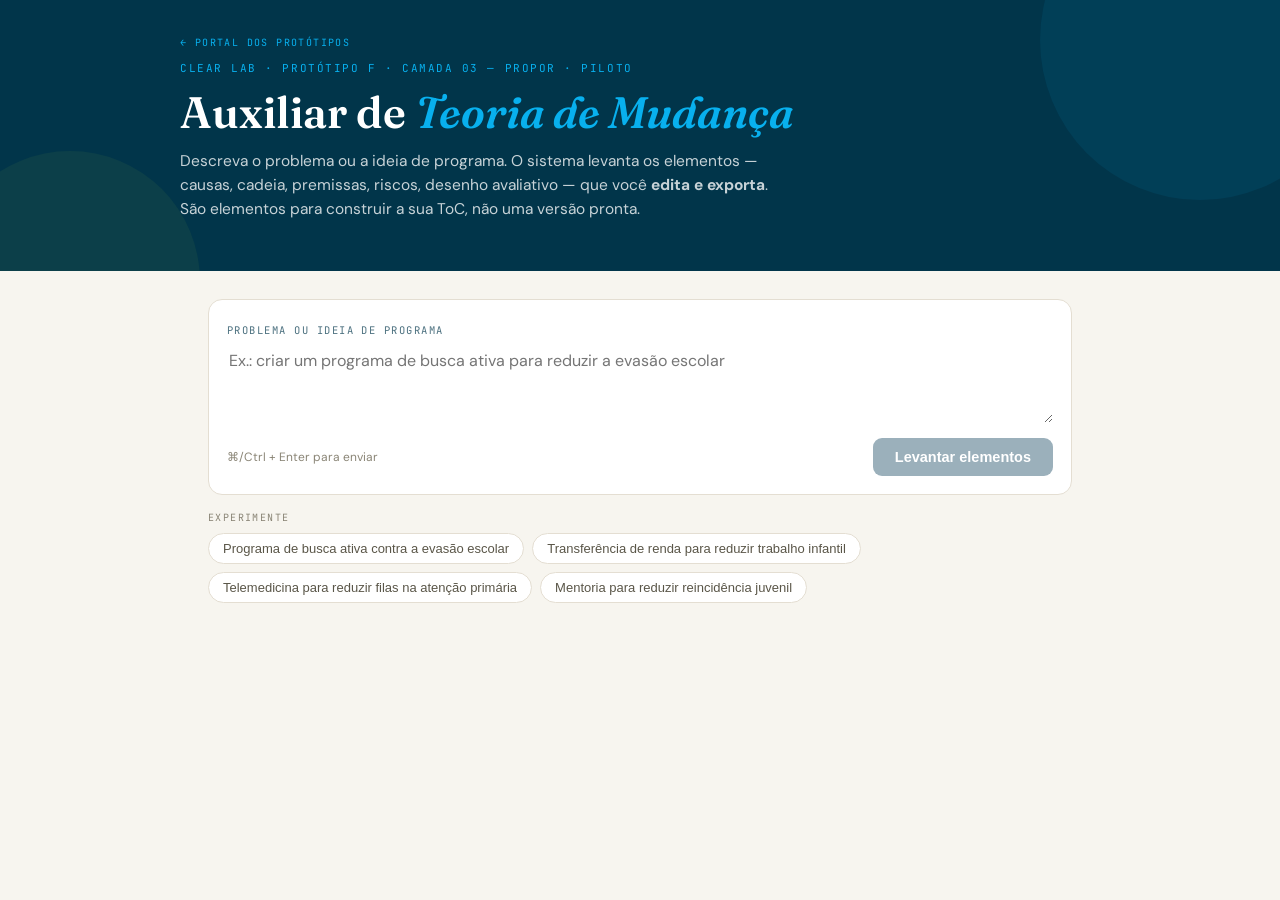
<file: f-teoria-mudanca/index.html>
<!DOCTYPE html>
<html lang="pt-BR">
<head>
<meta charset="UTF-8" />
<meta name="viewport" content="width=device-width, initial-scale=1.0" />
<title>Auxiliar de Teoria de Mudança — CLEAR Lab (piloto)</title>
<meta name="description" content="Elementos editáveis para construir sua teoria de mudança. Piloto interno CLEAR Lab." />
<link rel="preconnect" href="https://fonts.googleapis.com" />
<link href="https://fonts.googleapis.com/css2?family=Fraunces:ital,opsz,wght@0,9..144,400;0,9..144,600;1,9..144,500&family=DM+Sans:wght@400;500;700&family=JetBrains+Mono:wght@400;500&display=swap" rel="stylesheet" />
<script>/**
 * @license React
 * react.production.min.js
 *
 * Copyright (c) Facebook, Inc. and its affiliates.
 *
 * This source code is licensed under the MIT license found in the
 * LICENSE file in the root directory of this source tree.
 */
(function(){'use strict';(function(c,x){"object"===typeof exports&&"undefined"!==typeof module?x(exports):"function"===typeof define&&define.amd?define(["exports"],x):(c=c||self,x(c.React={}))})(this,function(c){function x(a){if(null===a||"object"!==typeof a)return null;a=V&&a[V]||a["@@iterator"];return"function"===typeof a?a:null}function w(a,b,e){this.props=a;this.context=b;this.refs=W;this.updater=e||X}function Y(){}function K(a,b,e){this.props=a;this.context=b;this.refs=W;this.updater=e||X}function Z(a,b,
e){var m,d={},c=null,h=null;if(null!=b)for(m in void 0!==b.ref&&(h=b.ref),void 0!==b.key&&(c=""+b.key),b)aa.call(b,m)&&!ba.hasOwnProperty(m)&&(d[m]=b[m]);var l=arguments.length-2;if(1===l)d.children=e;else if(1<l){for(var f=Array(l),k=0;k<l;k++)f[k]=arguments[k+2];d.children=f}if(a&&a.defaultProps)for(m in l=a.defaultProps,l)void 0===d[m]&&(d[m]=l[m]);return{$$typeof:y,type:a,key:c,ref:h,props:d,_owner:L.current}}function oa(a,b){return{$$typeof:y,type:a.type,key:b,ref:a.ref,props:a.props,_owner:a._owner}}
function M(a){return"object"===typeof a&&null!==a&&a.$$typeof===y}function pa(a){var b={"=":"=0",":":"=2"};return"$"+a.replace(/[=:]/g,function(a){return b[a]})}function N(a,b){return"object"===typeof a&&null!==a&&null!=a.key?pa(""+a.key):b.toString(36)}function B(a,b,e,m,d){var c=typeof a;if("undefined"===c||"boolean"===c)a=null;var h=!1;if(null===a)h=!0;else switch(c){case "string":case "number":h=!0;break;case "object":switch(a.$$typeof){case y:case qa:h=!0}}if(h)return h=a,d=d(h),a=""===m?"."+
N(h,0):m,ca(d)?(e="",null!=a&&(e=a.replace(da,"$&/")+"/"),B(d,b,e,"",function(a){return a})):null!=d&&(M(d)&&(d=oa(d,e+(!d.key||h&&h.key===d.key?"":(""+d.key).replace(da,"$&/")+"/")+a)),b.push(d)),1;h=0;m=""===m?".":m+":";if(ca(a))for(var l=0;l<a.length;l++){c=a[l];var f=m+N(c,l);h+=B(c,b,e,f,d)}else if(f=x(a),"function"===typeof f)for(a=f.call(a),l=0;!(c=a.next()).done;)c=c.value,f=m+N(c,l++),h+=B(c,b,e,f,d);else if("object"===c)throw b=String(a),Error("Objects are not valid as a React child (found: "+
("[object Object]"===b?"object with keys {"+Object.keys(a).join(", ")+"}":b)+"). If you meant to render a collection of children, use an array instead.");return h}function C(a,b,e){if(null==a)return a;var c=[],d=0;B(a,c,"","",function(a){return b.call(e,a,d++)});return c}function ra(a){if(-1===a._status){var b=a._result;b=b();b.then(function(b){if(0===a._status||-1===a._status)a._status=1,a._result=b},function(b){if(0===a._status||-1===a._status)a._status=2,a._result=b});-1===a._status&&(a._status=
0,a._result=b)}if(1===a._status)return a._result.default;throw a._result;}function O(a,b){var e=a.length;a.push(b);a:for(;0<e;){var c=e-1>>>1,d=a[c];if(0<D(d,b))a[c]=b,a[e]=d,e=c;else break a}}function p(a){return 0===a.length?null:a[0]}function E(a){if(0===a.length)return null;var b=a[0],e=a.pop();if(e!==b){a[0]=e;a:for(var c=0,d=a.length,k=d>>>1;c<k;){var h=2*(c+1)-1,l=a[h],f=h+1,g=a[f];if(0>D(l,e))f<d&&0>D(g,l)?(a[c]=g,a[f]=e,c=f):(a[c]=l,a[h]=e,c=h);else if(f<d&&0>D(g,e))a[c]=g,a[f]=e,c=f;else break a}}return b}
function D(a,b){var c=a.sortIndex-b.sortIndex;return 0!==c?c:a.id-b.id}function P(a){for(var b=p(r);null!==b;){if(null===b.callback)E(r);else if(b.startTime<=a)E(r),b.sortIndex=b.expirationTime,O(q,b);else break;b=p(r)}}function Q(a){z=!1;P(a);if(!u)if(null!==p(q))u=!0,R(S);else{var b=p(r);null!==b&&T(Q,b.startTime-a)}}function S(a,b){u=!1;z&&(z=!1,ea(A),A=-1);F=!0;var c=k;try{P(b);for(n=p(q);null!==n&&(!(n.expirationTime>b)||a&&!fa());){var m=n.callback;if("function"===typeof m){n.callback=null;
k=n.priorityLevel;var d=m(n.expirationTime<=b);b=v();"function"===typeof d?n.callback=d:n===p(q)&&E(q);P(b)}else E(q);n=p(q)}if(null!==n)var g=!0;else{var h=p(r);null!==h&&T(Q,h.startTime-b);g=!1}return g}finally{n=null,k=c,F=!1}}function fa(){return v()-ha<ia?!1:!0}function R(a){G=a;H||(H=!0,I())}function T(a,b){A=ja(function(){a(v())},b)}function ka(a){throw Error("act(...) is not supported in production builds of React.");}var y=Symbol.for("react.element"),qa=Symbol.for("react.portal"),sa=Symbol.for("react.fragment"),
ta=Symbol.for("react.strict_mode"),ua=Symbol.for("react.profiler"),va=Symbol.for("react.provider"),wa=Symbol.for("react.context"),xa=Symbol.for("react.forward_ref"),ya=Symbol.for("react.suspense"),za=Symbol.for("react.memo"),Aa=Symbol.for("react.lazy"),V=Symbol.iterator,X={isMounted:function(a){return!1},enqueueForceUpdate:function(a,b,c){},enqueueReplaceState:function(a,b,c,m){},enqueueSetState:function(a,b,c,m){}},la=Object.assign,W={};w.prototype.isReactComponent={};w.prototype.setState=function(a,
b){if("object"!==typeof a&&"function"!==typeof a&&null!=a)throw Error("setState(...): takes an object of state variables to update or a function which returns an object of state variables.");this.updater.enqueueSetState(this,a,b,"setState")};w.prototype.forceUpdate=function(a){this.updater.enqueueForceUpdate(this,a,"forceUpdate")};Y.prototype=w.prototype;var t=K.prototype=new Y;t.constructor=K;la(t,w.prototype);t.isPureReactComponent=!0;var ca=Array.isArray,aa=Object.prototype.hasOwnProperty,L={current:null},
ba={key:!0,ref:!0,__self:!0,__source:!0},da=/\/+/g,g={current:null},J={transition:null};if("object"===typeof performance&&"function"===typeof performance.now){var Ba=performance;var v=function(){return Ba.now()}}else{var ma=Date,Ca=ma.now();v=function(){return ma.now()-Ca}}var q=[],r=[],Da=1,n=null,k=3,F=!1,u=!1,z=!1,ja="function"===typeof setTimeout?setTimeout:null,ea="function"===typeof clearTimeout?clearTimeout:null,na="undefined"!==typeof setImmediate?setImmediate:null;"undefined"!==typeof navigator&&
void 0!==navigator.scheduling&&void 0!==navigator.scheduling.isInputPending&&navigator.scheduling.isInputPending.bind(navigator.scheduling);var H=!1,G=null,A=-1,ia=5,ha=-1,U=function(){if(null!==G){var a=v();ha=a;var b=!0;try{b=G(!0,a)}finally{b?I():(H=!1,G=null)}}else H=!1};if("function"===typeof na)var I=function(){na(U)};else if("undefined"!==typeof MessageChannel){t=new MessageChannel;var Ea=t.port2;t.port1.onmessage=U;I=function(){Ea.postMessage(null)}}else I=function(){ja(U,0)};t={ReactCurrentDispatcher:g,
ReactCurrentOwner:L,ReactCurrentBatchConfig:J,Scheduler:{__proto__:null,unstable_ImmediatePriority:1,unstable_UserBlockingPriority:2,unstable_NormalPriority:3,unstable_IdlePriority:5,unstable_LowPriority:4,unstable_runWithPriority:function(a,b){switch(a){case 1:case 2:case 3:case 4:case 5:break;default:a=3}var c=k;k=a;try{return b()}finally{k=c}},unstable_next:function(a){switch(k){case 1:case 2:case 3:var b=3;break;default:b=k}var c=k;k=b;try{return a()}finally{k=c}},unstable_scheduleCallback:function(a,
b,c){var e=v();"object"===typeof c&&null!==c?(c=c.delay,c="number"===typeof c&&0<c?e+c:e):c=e;switch(a){case 1:var d=-1;break;case 2:d=250;break;case 5:d=1073741823;break;case 4:d=1E4;break;default:d=5E3}d=c+d;a={id:Da++,callback:b,priorityLevel:a,startTime:c,expirationTime:d,sortIndex:-1};c>e?(a.sortIndex=c,O(r,a),null===p(q)&&a===p(r)&&(z?(ea(A),A=-1):z=!0,T(Q,c-e))):(a.sortIndex=d,O(q,a),u||F||(u=!0,R(S)));return a},unstable_cancelCallback:function(a){a.callback=null},unstable_wrapCallback:function(a){var b=
k;return function(){var c=k;k=b;try{return a.apply(this,arguments)}finally{k=c}}},unstable_getCurrentPriorityLevel:function(){return k},unstable_shouldYield:fa,unstable_requestPaint:function(){},unstable_continueExecution:function(){u||F||(u=!0,R(S))},unstable_pauseExecution:function(){},unstable_getFirstCallbackNode:function(){return p(q)},get unstable_now(){return v},unstable_forceFrameRate:function(a){0>a||125<a?console.error("forceFrameRate takes a positive int between 0 and 125, forcing frame rates higher than 125 fps is not supported"):
ia=0<a?Math.floor(1E3/a):5},unstable_Profiling:null}};c.Children={map:C,forEach:function(a,b,c){C(a,function(){b.apply(this,arguments)},c)},count:function(a){var b=0;C(a,function(){b++});return b},toArray:function(a){return C(a,function(a){return a})||[]},only:function(a){if(!M(a))throw Error("React.Children.only expected to receive a single React element child.");return a}};c.Component=w;c.Fragment=sa;c.Profiler=ua;c.PureComponent=K;c.StrictMode=ta;c.Suspense=ya;c.__SECRET_INTERNALS_DO_NOT_USE_OR_YOU_WILL_BE_FIRED=
t;c.act=ka;c.cloneElement=function(a,b,c){if(null===a||void 0===a)throw Error("React.cloneElement(...): The argument must be a React element, but you passed "+a+".");var e=la({},a.props),d=a.key,k=a.ref,h=a._owner;if(null!=b){void 0!==b.ref&&(k=b.ref,h=L.current);void 0!==b.key&&(d=""+b.key);if(a.type&&a.type.defaultProps)var l=a.type.defaultProps;for(f in b)aa.call(b,f)&&!ba.hasOwnProperty(f)&&(e[f]=void 0===b[f]&&void 0!==l?l[f]:b[f])}var f=arguments.length-2;if(1===f)e.children=c;else if(1<f){l=
Array(f);for(var g=0;g<f;g++)l[g]=arguments[g+2];e.children=l}return{$$typeof:y,type:a.type,key:d,ref:k,props:e,_owner:h}};c.createContext=function(a){a={$$typeof:wa,_currentValue:a,_currentValue2:a,_threadCount:0,Provider:null,Consumer:null,_defaultValue:null,_globalName:null};a.Provider={$$typeof:va,_context:a};return a.Consumer=a};c.createElement=Z;c.createFactory=function(a){var b=Z.bind(null,a);b.type=a;return b};c.createRef=function(){return{current:null}};c.forwardRef=function(a){return{$$typeof:xa,
render:a}};c.isValidElement=M;c.lazy=function(a){return{$$typeof:Aa,_payload:{_status:-1,_result:a},_init:ra}};c.memo=function(a,b){return{$$typeof:za,type:a,compare:void 0===b?null:b}};c.startTransition=function(a,b){b=J.transition;J.transition={};try{a()}finally{J.transition=b}};c.unstable_act=ka;c.useCallback=function(a,b){return g.current.useCallback(a,b)};c.useContext=function(a){return g.current.useContext(a)};c.useDebugValue=function(a,b){};c.useDeferredValue=function(a){return g.current.useDeferredValue(a)};
c.useEffect=function(a,b){return g.current.useEffect(a,b)};c.useId=function(){return g.current.useId()};c.useImperativeHandle=function(a,b,c){return g.current.useImperativeHandle(a,b,c)};c.useInsertionEffect=function(a,b){return g.current.useInsertionEffect(a,b)};c.useLayoutEffect=function(a,b){return g.current.useLayoutEffect(a,b)};c.useMemo=function(a,b){return g.current.useMemo(a,b)};c.useReducer=function(a,b,c){return g.current.useReducer(a,b,c)};c.useRef=function(a){return g.current.useRef(a)};
c.useState=function(a){return g.current.useState(a)};c.useSyncExternalStore=function(a,b,c){return g.current.useSyncExternalStore(a,b,c)};c.useTransition=function(){return g.current.useTransition()};c.version="18.3.1"});
})();
</script>
<script>/**
 * @license React
 * react-dom.production.min.js
 *
 * Copyright (c) Facebook, Inc. and its affiliates.
 *
 * This source code is licensed under the MIT license found in the
 * LICENSE file in the root directory of this source tree.
 */
(function(){/*
 Modernizr 3.0.0pre (Custom Build) | MIT
*/
'use strict';(function(Q,zb){"object"===typeof exports&&"undefined"!==typeof module?zb(exports,require("react")):"function"===typeof define&&define.amd?define(["exports","react"],zb):(Q=Q||self,zb(Q.ReactDOM={},Q.React))})(this,function(Q,zb){function m(a){for(var b="https://reactjs.org/docs/error-decoder.html?invariant="+a,c=1;c<arguments.length;c++)b+="&args[]="+encodeURIComponent(arguments[c]);return"Minified React error #"+a+"; visit "+b+" for the full message or use the non-minified dev environment for full errors and additional helpful warnings."}
function mb(a,b){Ab(a,b);Ab(a+"Capture",b)}function Ab(a,b){$b[a]=b;for(a=0;a<b.length;a++)cg.add(b[a])}function bj(a){if(Zd.call(dg,a))return!0;if(Zd.call(eg,a))return!1;if(cj.test(a))return dg[a]=!0;eg[a]=!0;return!1}function dj(a,b,c,d){if(null!==c&&0===c.type)return!1;switch(typeof b){case "function":case "symbol":return!0;case "boolean":if(d)return!1;if(null!==c)return!c.acceptsBooleans;a=a.toLowerCase().slice(0,5);return"data-"!==a&&"aria-"!==a;default:return!1}}function ej(a,b,c,d){if(null===
b||"undefined"===typeof b||dj(a,b,c,d))return!0;if(d)return!1;if(null!==c)switch(c.type){case 3:return!b;case 4:return!1===b;case 5:return isNaN(b);case 6:return isNaN(b)||1>b}return!1}function Y(a,b,c,d,e,f,g){this.acceptsBooleans=2===b||3===b||4===b;this.attributeName=d;this.attributeNamespace=e;this.mustUseProperty=c;this.propertyName=a;this.type=b;this.sanitizeURL=f;this.removeEmptyString=g}function $d(a,b,c,d){var e=R.hasOwnProperty(b)?R[b]:null;if(null!==e?0!==e.type:d||!(2<b.length)||"o"!==
b[0]&&"O"!==b[0]||"n"!==b[1]&&"N"!==b[1])ej(b,c,e,d)&&(c=null),d||null===e?bj(b)&&(null===c?a.removeAttribute(b):a.setAttribute(b,""+c)):e.mustUseProperty?a[e.propertyName]=null===c?3===e.type?!1:"":c:(b=e.attributeName,d=e.attributeNamespace,null===c?a.removeAttribute(b):(e=e.type,c=3===e||4===e&&!0===c?"":""+c,d?a.setAttributeNS(d,b,c):a.setAttribute(b,c)))}function ac(a){if(null===a||"object"!==typeof a)return null;a=fg&&a[fg]||a["@@iterator"];return"function"===typeof a?a:null}function bc(a,b,
c){if(void 0===ae)try{throw Error();}catch(d){ae=(b=d.stack.trim().match(/\n( *(at )?)/))&&b[1]||""}return"\n"+ae+a}function be(a,b){if(!a||ce)return"";ce=!0;var c=Error.prepareStackTrace;Error.prepareStackTrace=void 0;try{if(b)if(b=function(){throw Error();},Object.defineProperty(b.prototype,"props",{set:function(){throw Error();}}),"object"===typeof Reflect&&Reflect.construct){try{Reflect.construct(b,[])}catch(n){var d=n}Reflect.construct(a,[],b)}else{try{b.call()}catch(n){d=n}a.call(b.prototype)}else{try{throw Error();
}catch(n){d=n}a()}}catch(n){if(n&&d&&"string"===typeof n.stack){for(var e=n.stack.split("\n"),f=d.stack.split("\n"),g=e.length-1,h=f.length-1;1<=g&&0<=h&&e[g]!==f[h];)h--;for(;1<=g&&0<=h;g--,h--)if(e[g]!==f[h]){if(1!==g||1!==h){do if(g--,h--,0>h||e[g]!==f[h]){var k="\n"+e[g].replace(" at new "," at ");a.displayName&&k.includes("<anonymous>")&&(k=k.replace("<anonymous>",a.displayName));return k}while(1<=g&&0<=h)}break}}}finally{ce=!1,Error.prepareStackTrace=c}return(a=a?a.displayName||a.name:"")?bc(a):
""}function fj(a){switch(a.tag){case 5:return bc(a.type);case 16:return bc("Lazy");case 13:return bc("Suspense");case 19:return bc("SuspenseList");case 0:case 2:case 15:return a=be(a.type,!1),a;case 11:return a=be(a.type.render,!1),a;case 1:return a=be(a.type,!0),a;default:return""}}function de(a){if(null==a)return null;if("function"===typeof a)return a.displayName||a.name||null;if("string"===typeof a)return a;switch(a){case Bb:return"Fragment";case Cb:return"Portal";case ee:return"Profiler";case fe:return"StrictMode";
case ge:return"Suspense";case he:return"SuspenseList"}if("object"===typeof a)switch(a.$$typeof){case gg:return(a.displayName||"Context")+".Consumer";case hg:return(a._context.displayName||"Context")+".Provider";case ie:var b=a.render;a=a.displayName;a||(a=b.displayName||b.name||"",a=""!==a?"ForwardRef("+a+")":"ForwardRef");return a;case je:return b=a.displayName||null,null!==b?b:de(a.type)||"Memo";case Ta:b=a._payload;a=a._init;try{return de(a(b))}catch(c){}}return null}function gj(a){var b=a.type;
switch(a.tag){case 24:return"Cache";case 9:return(b.displayName||"Context")+".Consumer";case 10:return(b._context.displayName||"Context")+".Provider";case 18:return"DehydratedFragment";case 11:return a=b.render,a=a.displayName||a.name||"",b.displayName||(""!==a?"ForwardRef("+a+")":"ForwardRef");case 7:return"Fragment";case 5:return b;case 4:return"Portal";case 3:return"Root";case 6:return"Text";case 16:return de(b);case 8:return b===fe?"StrictMode":"Mode";case 22:return"Offscreen";case 12:return"Profiler";
case 21:return"Scope";case 13:return"Suspense";case 19:return"SuspenseList";case 25:return"TracingMarker";case 1:case 0:case 17:case 2:case 14:case 15:if("function"===typeof b)return b.displayName||b.name||null;if("string"===typeof b)return b}return null}function Ua(a){switch(typeof a){case "boolean":case "number":case "string":case "undefined":return a;case "object":return a;default:return""}}function ig(a){var b=a.type;return(a=a.nodeName)&&"input"===a.toLowerCase()&&("checkbox"===b||"radio"===
b)}function hj(a){var b=ig(a)?"checked":"value",c=Object.getOwnPropertyDescriptor(a.constructor.prototype,b),d=""+a[b];if(!a.hasOwnProperty(b)&&"undefined"!==typeof c&&"function"===typeof c.get&&"function"===typeof c.set){var e=c.get,f=c.set;Object.defineProperty(a,b,{configurable:!0,get:function(){return e.call(this)},set:function(a){d=""+a;f.call(this,a)}});Object.defineProperty(a,b,{enumerable:c.enumerable});return{getValue:function(){return d},setValue:function(a){d=""+a},stopTracking:function(){a._valueTracker=
null;delete a[b]}}}}function Pc(a){a._valueTracker||(a._valueTracker=hj(a))}function jg(a){if(!a)return!1;var b=a._valueTracker;if(!b)return!0;var c=b.getValue();var d="";a&&(d=ig(a)?a.checked?"true":"false":a.value);a=d;return a!==c?(b.setValue(a),!0):!1}function Qc(a){a=a||("undefined"!==typeof document?document:void 0);if("undefined"===typeof a)return null;try{return a.activeElement||a.body}catch(b){return a.body}}function ke(a,b){var c=b.checked;return E({},b,{defaultChecked:void 0,defaultValue:void 0,
value:void 0,checked:null!=c?c:a._wrapperState.initialChecked})}function kg(a,b){var c=null==b.defaultValue?"":b.defaultValue,d=null!=b.checked?b.checked:b.defaultChecked;c=Ua(null!=b.value?b.value:c);a._wrapperState={initialChecked:d,initialValue:c,controlled:"checkbox"===b.type||"radio"===b.type?null!=b.checked:null!=b.value}}function lg(a,b){b=b.checked;null!=b&&$d(a,"checked",b,!1)}function le(a,b){lg(a,b);var c=Ua(b.value),d=b.type;if(null!=c)if("number"===d){if(0===c&&""===a.value||a.value!=
c)a.value=""+c}else a.value!==""+c&&(a.value=""+c);else if("submit"===d||"reset"===d){a.removeAttribute("value");return}b.hasOwnProperty("value")?me(a,b.type,c):b.hasOwnProperty("defaultValue")&&me(a,b.type,Ua(b.defaultValue));null==b.checked&&null!=b.defaultChecked&&(a.defaultChecked=!!b.defaultChecked)}function mg(a,b,c){if(b.hasOwnProperty("value")||b.hasOwnProperty("defaultValue")){var d=b.type;if(!("submit"!==d&&"reset"!==d||void 0!==b.value&&null!==b.value))return;b=""+a._wrapperState.initialValue;
c||b===a.value||(a.value=b);a.defaultValue=b}c=a.name;""!==c&&(a.name="");a.defaultChecked=!!a._wrapperState.initialChecked;""!==c&&(a.name=c)}function me(a,b,c){if("number"!==b||Qc(a.ownerDocument)!==a)null==c?a.defaultValue=""+a._wrapperState.initialValue:a.defaultValue!==""+c&&(a.defaultValue=""+c)}function Db(a,b,c,d){a=a.options;if(b){b={};for(var e=0;e<c.length;e++)b["$"+c[e]]=!0;for(c=0;c<a.length;c++)e=b.hasOwnProperty("$"+a[c].value),a[c].selected!==e&&(a[c].selected=e),e&&d&&(a[c].defaultSelected=
!0)}else{c=""+Ua(c);b=null;for(e=0;e<a.length;e++){if(a[e].value===c){a[e].selected=!0;d&&(a[e].defaultSelected=!0);return}null!==b||a[e].disabled||(b=a[e])}null!==b&&(b.selected=!0)}}function ne(a,b){if(null!=b.dangerouslySetInnerHTML)throw Error(m(91));return E({},b,{value:void 0,defaultValue:void 0,children:""+a._wrapperState.initialValue})}function ng(a,b){var c=b.value;if(null==c){c=b.children;b=b.defaultValue;if(null!=c){if(null!=b)throw Error(m(92));if(cc(c)){if(1<c.length)throw Error(m(93));
c=c[0]}b=c}null==b&&(b="");c=b}a._wrapperState={initialValue:Ua(c)}}function og(a,b){var c=Ua(b.value),d=Ua(b.defaultValue);null!=c&&(c=""+c,c!==a.value&&(a.value=c),null==b.defaultValue&&a.defaultValue!==c&&(a.defaultValue=c));null!=d&&(a.defaultValue=""+d)}function pg(a,b){b=a.textContent;b===a._wrapperState.initialValue&&""!==b&&null!==b&&(a.value=b)}function qg(a){switch(a){case "svg":return"http://www.w3.org/2000/svg";case "math":return"http://www.w3.org/1998/Math/MathML";default:return"http://www.w3.org/1999/xhtml"}}
function oe(a,b){return null==a||"http://www.w3.org/1999/xhtml"===a?qg(b):"http://www.w3.org/2000/svg"===a&&"foreignObject"===b?"http://www.w3.org/1999/xhtml":a}function rg(a,b,c){return null==b||"boolean"===typeof b||""===b?"":c||"number"!==typeof b||0===b||dc.hasOwnProperty(a)&&dc[a]?(""+b).trim():b+"px"}function sg(a,b){a=a.style;for(var c in b)if(b.hasOwnProperty(c)){var d=0===c.indexOf("--"),e=rg(c,b[c],d);"float"===c&&(c="cssFloat");d?a.setProperty(c,e):a[c]=e}}function pe(a,b){if(b){if(ij[a]&&
(null!=b.children||null!=b.dangerouslySetInnerHTML))throw Error(m(137,a));if(null!=b.dangerouslySetInnerHTML){if(null!=b.children)throw Error(m(60));if("object"!==typeof b.dangerouslySetInnerHTML||!("__html"in b.dangerouslySetInnerHTML))throw Error(m(61));}if(null!=b.style&&"object"!==typeof b.style)throw Error(m(62));}}function qe(a,b){if(-1===a.indexOf("-"))return"string"===typeof b.is;switch(a){case "annotation-xml":case "color-profile":case "font-face":case "font-face-src":case "font-face-uri":case "font-face-format":case "font-face-name":case "missing-glyph":return!1;
default:return!0}}function re(a){a=a.target||a.srcElement||window;a.correspondingUseElement&&(a=a.correspondingUseElement);return 3===a.nodeType?a.parentNode:a}function tg(a){if(a=ec(a)){if("function"!==typeof se)throw Error(m(280));var b=a.stateNode;b&&(b=Rc(b),se(a.stateNode,a.type,b))}}function ug(a){Eb?Fb?Fb.push(a):Fb=[a]:Eb=a}function vg(){if(Eb){var a=Eb,b=Fb;Fb=Eb=null;tg(a);if(b)for(a=0;a<b.length;a++)tg(b[a])}}function wg(a,b,c){if(te)return a(b,c);te=!0;try{return xg(a,b,c)}finally{if(te=
!1,null!==Eb||null!==Fb)yg(),vg()}}function fc(a,b){var c=a.stateNode;if(null===c)return null;var d=Rc(c);if(null===d)return null;c=d[b];a:switch(b){case "onClick":case "onClickCapture":case "onDoubleClick":case "onDoubleClickCapture":case "onMouseDown":case "onMouseDownCapture":case "onMouseMove":case "onMouseMoveCapture":case "onMouseUp":case "onMouseUpCapture":case "onMouseEnter":(d=!d.disabled)||(a=a.type,d=!("button"===a||"input"===a||"select"===a||"textarea"===a));a=!d;break a;default:a=!1}if(a)return null;
if(c&&"function"!==typeof c)throw Error(m(231,b,typeof c));return c}function jj(a,b,c,d,e,f,g,h,k){gc=!1;Sc=null;kj.apply(lj,arguments)}function mj(a,b,c,d,e,f,g,h,k){jj.apply(this,arguments);if(gc){if(gc){var n=Sc;gc=!1;Sc=null}else throw Error(m(198));Tc||(Tc=!0,ue=n)}}function nb(a){var b=a,c=a;if(a.alternate)for(;b.return;)b=b.return;else{a=b;do b=a,0!==(b.flags&4098)&&(c=b.return),a=b.return;while(a)}return 3===b.tag?c:null}function zg(a){if(13===a.tag){var b=a.memoizedState;null===b&&(a=a.alternate,
null!==a&&(b=a.memoizedState));if(null!==b)return b.dehydrated}return null}function Ag(a){if(nb(a)!==a)throw Error(m(188));}function nj(a){var b=a.alternate;if(!b){b=nb(a);if(null===b)throw Error(m(188));return b!==a?null:a}for(var c=a,d=b;;){var e=c.return;if(null===e)break;var f=e.alternate;if(null===f){d=e.return;if(null!==d){c=d;continue}break}if(e.child===f.child){for(f=e.child;f;){if(f===c)return Ag(e),a;if(f===d)return Ag(e),b;f=f.sibling}throw Error(m(188));}if(c.return!==d.return)c=e,d=f;
else{for(var g=!1,h=e.child;h;){if(h===c){g=!0;c=e;d=f;break}if(h===d){g=!0;d=e;c=f;break}h=h.sibling}if(!g){for(h=f.child;h;){if(h===c){g=!0;c=f;d=e;break}if(h===d){g=!0;d=f;c=e;break}h=h.sibling}if(!g)throw Error(m(189));}}if(c.alternate!==d)throw Error(m(190));}if(3!==c.tag)throw Error(m(188));return c.stateNode.current===c?a:b}function Bg(a){a=nj(a);return null!==a?Cg(a):null}function Cg(a){if(5===a.tag||6===a.tag)return a;for(a=a.child;null!==a;){var b=Cg(a);if(null!==b)return b;a=a.sibling}return null}
function oj(a,b){if(Ca&&"function"===typeof Ca.onCommitFiberRoot)try{Ca.onCommitFiberRoot(Uc,a,void 0,128===(a.current.flags&128))}catch(c){}}function pj(a){a>>>=0;return 0===a?32:31-(qj(a)/rj|0)|0}function hc(a){switch(a&-a){case 1:return 1;case 2:return 2;case 4:return 4;case 8:return 8;case 16:return 16;case 32:return 32;case 64:case 128:case 256:case 512:case 1024:case 2048:case 4096:case 8192:case 16384:case 32768:case 65536:case 131072:case 262144:case 524288:case 1048576:case 2097152:return a&
4194240;case 4194304:case 8388608:case 16777216:case 33554432:case 67108864:return a&130023424;case 134217728:return 134217728;case 268435456:return 268435456;case 536870912:return 536870912;case 1073741824:return 1073741824;default:return a}}function Vc(a,b){var c=a.pendingLanes;if(0===c)return 0;var d=0,e=a.suspendedLanes,f=a.pingedLanes,g=c&268435455;if(0!==g){var h=g&~e;0!==h?d=hc(h):(f&=g,0!==f&&(d=hc(f)))}else g=c&~e,0!==g?d=hc(g):0!==f&&(d=hc(f));if(0===d)return 0;if(0!==b&&b!==d&&0===(b&e)&&
(e=d&-d,f=b&-b,e>=f||16===e&&0!==(f&4194240)))return b;0!==(d&4)&&(d|=c&16);b=a.entangledLanes;if(0!==b)for(a=a.entanglements,b&=d;0<b;)c=31-ta(b),e=1<<c,d|=a[c],b&=~e;return d}function sj(a,b){switch(a){case 1:case 2:case 4:return b+250;case 8:case 16:case 32:case 64:case 128:case 256:case 512:case 1024:case 2048:case 4096:case 8192:case 16384:case 32768:case 65536:case 131072:case 262144:case 524288:case 1048576:case 2097152:return b+5E3;case 4194304:case 8388608:case 16777216:case 33554432:case 67108864:return-1;
case 134217728:case 268435456:case 536870912:case 1073741824:return-1;default:return-1}}function tj(a,b){for(var c=a.suspendedLanes,d=a.pingedLanes,e=a.expirationTimes,f=a.pendingLanes;0<f;){var g=31-ta(f),h=1<<g,k=e[g];if(-1===k){if(0===(h&c)||0!==(h&d))e[g]=sj(h,b)}else k<=b&&(a.expiredLanes|=h);f&=~h}}function ve(a){a=a.pendingLanes&-1073741825;return 0!==a?a:a&1073741824?1073741824:0}function Dg(){var a=Wc;Wc<<=1;0===(Wc&4194240)&&(Wc=64);return a}function we(a){for(var b=[],c=0;31>c;c++)b.push(a);
return b}function ic(a,b,c){a.pendingLanes|=b;536870912!==b&&(a.suspendedLanes=0,a.pingedLanes=0);a=a.eventTimes;b=31-ta(b);a[b]=c}function uj(a,b){var c=a.pendingLanes&~b;a.pendingLanes=b;a.suspendedLanes=0;a.pingedLanes=0;a.expiredLanes&=b;a.mutableReadLanes&=b;a.entangledLanes&=b;b=a.entanglements;var d=a.eventTimes;for(a=a.expirationTimes;0<c;){var e=31-ta(c),f=1<<e;b[e]=0;d[e]=-1;a[e]=-1;c&=~f}}function xe(a,b){var c=a.entangledLanes|=b;for(a=a.entanglements;c;){var d=31-ta(c),e=1<<d;e&b|a[d]&
b&&(a[d]|=b);c&=~e}}function Eg(a){a&=-a;return 1<a?4<a?0!==(a&268435455)?16:536870912:4:1}function Fg(a,b){switch(a){case "focusin":case "focusout":Va=null;break;case "dragenter":case "dragleave":Wa=null;break;case "mouseover":case "mouseout":Xa=null;break;case "pointerover":case "pointerout":jc.delete(b.pointerId);break;case "gotpointercapture":case "lostpointercapture":kc.delete(b.pointerId)}}function lc(a,b,c,d,e,f){if(null===a||a.nativeEvent!==f)return a={blockedOn:b,domEventName:c,eventSystemFlags:d,
nativeEvent:f,targetContainers:[e]},null!==b&&(b=ec(b),null!==b&&Gg(b)),a;a.eventSystemFlags|=d;b=a.targetContainers;null!==e&&-1===b.indexOf(e)&&b.push(e);return a}function vj(a,b,c,d,e){switch(b){case "focusin":return Va=lc(Va,a,b,c,d,e),!0;case "dragenter":return Wa=lc(Wa,a,b,c,d,e),!0;case "mouseover":return Xa=lc(Xa,a,b,c,d,e),!0;case "pointerover":var f=e.pointerId;jc.set(f,lc(jc.get(f)||null,a,b,c,d,e));return!0;case "gotpointercapture":return f=e.pointerId,kc.set(f,lc(kc.get(f)||null,a,b,
c,d,e)),!0}return!1}function Hg(a){var b=ob(a.target);if(null!==b){var c=nb(b);if(null!==c)if(b=c.tag,13===b){if(b=zg(c),null!==b){a.blockedOn=b;wj(a.priority,function(){xj(c)});return}}else if(3===b&&c.stateNode.current.memoizedState.isDehydrated){a.blockedOn=3===c.tag?c.stateNode.containerInfo:null;return}}a.blockedOn=null}function Xc(a){if(null!==a.blockedOn)return!1;for(var b=a.targetContainers;0<b.length;){var c=ye(a.domEventName,a.eventSystemFlags,b[0],a.nativeEvent);if(null===c){c=a.nativeEvent;
var d=new c.constructor(c.type,c);ze=d;c.target.dispatchEvent(d);ze=null}else return b=ec(c),null!==b&&Gg(b),a.blockedOn=c,!1;b.shift()}return!0}function Ig(a,b,c){Xc(a)&&c.delete(b)}function yj(){Ae=!1;null!==Va&&Xc(Va)&&(Va=null);null!==Wa&&Xc(Wa)&&(Wa=null);null!==Xa&&Xc(Xa)&&(Xa=null);jc.forEach(Ig);kc.forEach(Ig)}function mc(a,b){a.blockedOn===b&&(a.blockedOn=null,Ae||(Ae=!0,Jg(Kg,yj)))}function nc(a){if(0<Yc.length){mc(Yc[0],a);for(var b=1;b<Yc.length;b++){var c=Yc[b];c.blockedOn===a&&(c.blockedOn=
null)}}null!==Va&&mc(Va,a);null!==Wa&&mc(Wa,a);null!==Xa&&mc(Xa,a);b=function(b){return mc(b,a)};jc.forEach(b);kc.forEach(b);for(b=0;b<Ya.length;b++)c=Ya[b],c.blockedOn===a&&(c.blockedOn=null);for(;0<Ya.length&&(b=Ya[0],null===b.blockedOn);)Hg(b),null===b.blockedOn&&Ya.shift()}function zj(a,b,c,d){var e=z,f=Gb.transition;Gb.transition=null;try{z=1,Be(a,b,c,d)}finally{z=e,Gb.transition=f}}function Aj(a,b,c,d){var e=z,f=Gb.transition;Gb.transition=null;try{z=4,Be(a,b,c,d)}finally{z=e,Gb.transition=
f}}function Be(a,b,c,d){if(Zc){var e=ye(a,b,c,d);if(null===e)Ce(a,b,d,$c,c),Fg(a,d);else if(vj(e,a,b,c,d))d.stopPropagation();else if(Fg(a,d),b&4&&-1<Bj.indexOf(a)){for(;null!==e;){var f=ec(e);null!==f&&Cj(f);f=ye(a,b,c,d);null===f&&Ce(a,b,d,$c,c);if(f===e)break;e=f}null!==e&&d.stopPropagation()}else Ce(a,b,d,null,c)}}function ye(a,b,c,d){$c=null;a=re(d);a=ob(a);if(null!==a)if(b=nb(a),null===b)a=null;else if(c=b.tag,13===c){a=zg(b);if(null!==a)return a;a=null}else if(3===c){if(b.stateNode.current.memoizedState.isDehydrated)return 3===
b.tag?b.stateNode.containerInfo:null;a=null}else b!==a&&(a=null);$c=a;return null}function Lg(a){switch(a){case "cancel":case "click":case "close":case "contextmenu":case "copy":case "cut":case "auxclick":case "dblclick":case "dragend":case "dragstart":case "drop":case "focusin":case "focusout":case "input":case "invalid":case "keydown":case "keypress":case "keyup":case "mousedown":case "mouseup":case "paste":case "pause":case "play":case "pointercancel":case "pointerdown":case "pointerup":case "ratechange":case "reset":case "resize":case "seeked":case "submit":case "touchcancel":case "touchend":case "touchstart":case "volumechange":case "change":case "selectionchange":case "textInput":case "compositionstart":case "compositionend":case "compositionupdate":case "beforeblur":case "afterblur":case "beforeinput":case "blur":case "fullscreenchange":case "focus":case "hashchange":case "popstate":case "select":case "selectstart":return 1;
case "drag":case "dragenter":case "dragexit":case "dragleave":case "dragover":case "mousemove":case "mouseout":case "mouseover":case "pointermove":case "pointerout":case "pointerover":case "scroll":case "toggle":case "touchmove":case "wheel":case "mouseenter":case "mouseleave":case "pointerenter":case "pointerleave":return 4;case "message":switch(Dj()){case De:return 1;case Mg:return 4;case ad:case Ej:return 16;case Ng:return 536870912;default:return 16}default:return 16}}function Og(){if(bd)return bd;
var a,b=Ee,c=b.length,d,e="value"in Za?Za.value:Za.textContent,f=e.length;for(a=0;a<c&&b[a]===e[a];a++);var g=c-a;for(d=1;d<=g&&b[c-d]===e[f-d];d++);return bd=e.slice(a,1<d?1-d:void 0)}function cd(a){var b=a.keyCode;"charCode"in a?(a=a.charCode,0===a&&13===b&&(a=13)):a=b;10===a&&(a=13);return 32<=a||13===a?a:0}function dd(){return!0}function Pg(){return!1}function ka(a){function b(b,d,e,f,g){this._reactName=b;this._targetInst=e;this.type=d;this.nativeEvent=f;this.target=g;this.currentTarget=null;
for(var c in a)a.hasOwnProperty(c)&&(b=a[c],this[c]=b?b(f):f[c]);this.isDefaultPrevented=(null!=f.defaultPrevented?f.defaultPrevented:!1===f.returnValue)?dd:Pg;this.isPropagationStopped=Pg;return this}E(b.prototype,{preventDefault:function(){this.defaultPrevented=!0;var a=this.nativeEvent;a&&(a.preventDefault?a.preventDefault():"unknown"!==typeof a.returnValue&&(a.returnValue=!1),this.isDefaultPrevented=dd)},stopPropagation:function(){var a=this.nativeEvent;a&&(a.stopPropagation?a.stopPropagation():
"unknown"!==typeof a.cancelBubble&&(a.cancelBubble=!0),this.isPropagationStopped=dd)},persist:function(){},isPersistent:dd});return b}function Fj(a){var b=this.nativeEvent;return b.getModifierState?b.getModifierState(a):(a=Gj[a])?!!b[a]:!1}function Fe(a){return Fj}function Qg(a,b){switch(a){case "keyup":return-1!==Hj.indexOf(b.keyCode);case "keydown":return 229!==b.keyCode;case "keypress":case "mousedown":case "focusout":return!0;default:return!1}}function Rg(a){a=a.detail;return"object"===typeof a&&
"data"in a?a.data:null}function Ij(a,b){switch(a){case "compositionend":return Rg(b);case "keypress":if(32!==b.which)return null;Sg=!0;return Tg;case "textInput":return a=b.data,a===Tg&&Sg?null:a;default:return null}}function Jj(a,b){if(Hb)return"compositionend"===a||!Ge&&Qg(a,b)?(a=Og(),bd=Ee=Za=null,Hb=!1,a):null;switch(a){case "paste":return null;case "keypress":if(!(b.ctrlKey||b.altKey||b.metaKey)||b.ctrlKey&&b.altKey){if(b.char&&1<b.char.length)return b.char;if(b.which)return String.fromCharCode(b.which)}return null;
case "compositionend":return Ug&&"ko"!==b.locale?null:b.data;default:return null}}function Vg(a){var b=a&&a.nodeName&&a.nodeName.toLowerCase();return"input"===b?!!Kj[a.type]:"textarea"===b?!0:!1}function Lj(a){if(!Ia)return!1;a="on"+a;var b=a in document;b||(b=document.createElement("div"),b.setAttribute(a,"return;"),b="function"===typeof b[a]);return b}function Wg(a,b,c,d){ug(d);b=ed(b,"onChange");0<b.length&&(c=new He("onChange","change",null,c,d),a.push({event:c,listeners:b}))}function Mj(a){Xg(a,
0)}function fd(a){var b=Ib(a);if(jg(b))return a}function Nj(a,b){if("change"===a)return b}function Yg(){oc&&(oc.detachEvent("onpropertychange",Zg),pc=oc=null)}function Zg(a){if("value"===a.propertyName&&fd(pc)){var b=[];Wg(b,pc,a,re(a));wg(Mj,b)}}function Oj(a,b,c){"focusin"===a?(Yg(),oc=b,pc=c,oc.attachEvent("onpropertychange",Zg)):"focusout"===a&&Yg()}function Pj(a,b){if("selectionchange"===a||"keyup"===a||"keydown"===a)return fd(pc)}function Qj(a,b){if("click"===a)return fd(b)}function Rj(a,b){if("input"===
a||"change"===a)return fd(b)}function Sj(a,b){return a===b&&(0!==a||1/a===1/b)||a!==a&&b!==b}function qc(a,b){if(ua(a,b))return!0;if("object"!==typeof a||null===a||"object"!==typeof b||null===b)return!1;var c=Object.keys(a),d=Object.keys(b);if(c.length!==d.length)return!1;for(d=0;d<c.length;d++){var e=c[d];if(!Zd.call(b,e)||!ua(a[e],b[e]))return!1}return!0}function $g(a){for(;a&&a.firstChild;)a=a.firstChild;return a}function ah(a,b){var c=$g(a);a=0;for(var d;c;){if(3===c.nodeType){d=a+c.textContent.length;
if(a<=b&&d>=b)return{node:c,offset:b-a};a=d}a:{for(;c;){if(c.nextSibling){c=c.nextSibling;break a}c=c.parentNode}c=void 0}c=$g(c)}}function bh(a,b){return a&&b?a===b?!0:a&&3===a.nodeType?!1:b&&3===b.nodeType?bh(a,b.parentNode):"contains"in a?a.contains(b):a.compareDocumentPosition?!!(a.compareDocumentPosition(b)&16):!1:!1}function ch(){for(var a=window,b=Qc();b instanceof a.HTMLIFrameElement;){try{var c="string"===typeof b.contentWindow.location.href}catch(d){c=!1}if(c)a=b.contentWindow;else break;
b=Qc(a.document)}return b}function Ie(a){var b=a&&a.nodeName&&a.nodeName.toLowerCase();return b&&("input"===b&&("text"===a.type||"search"===a.type||"tel"===a.type||"url"===a.type||"password"===a.type)||"textarea"===b||"true"===a.contentEditable)}function Tj(a){var b=ch(),c=a.focusedElem,d=a.selectionRange;if(b!==c&&c&&c.ownerDocument&&bh(c.ownerDocument.documentElement,c)){if(null!==d&&Ie(c))if(b=d.start,a=d.end,void 0===a&&(a=b),"selectionStart"in c)c.selectionStart=b,c.selectionEnd=Math.min(a,c.value.length);
else if(a=(b=c.ownerDocument||document)&&b.defaultView||window,a.getSelection){a=a.getSelection();var e=c.textContent.length,f=Math.min(d.start,e);d=void 0===d.end?f:Math.min(d.end,e);!a.extend&&f>d&&(e=d,d=f,f=e);e=ah(c,f);var g=ah(c,d);e&&g&&(1!==a.rangeCount||a.anchorNode!==e.node||a.anchorOffset!==e.offset||a.focusNode!==g.node||a.focusOffset!==g.offset)&&(b=b.createRange(),b.setStart(e.node,e.offset),a.removeAllRanges(),f>d?(a.addRange(b),a.extend(g.node,g.offset)):(b.setEnd(g.node,g.offset),
a.addRange(b)))}b=[];for(a=c;a=a.parentNode;)1===a.nodeType&&b.push({element:a,left:a.scrollLeft,top:a.scrollTop});"function"===typeof c.focus&&c.focus();for(c=0;c<b.length;c++)a=b[c],a.element.scrollLeft=a.left,a.element.scrollTop=a.top}}function dh(a,b,c){var d=c.window===c?c.document:9===c.nodeType?c:c.ownerDocument;Je||null==Jb||Jb!==Qc(d)||(d=Jb,"selectionStart"in d&&Ie(d)?d={start:d.selectionStart,end:d.selectionEnd}:(d=(d.ownerDocument&&d.ownerDocument.defaultView||window).getSelection(),d=
{anchorNode:d.anchorNode,anchorOffset:d.anchorOffset,focusNode:d.focusNode,focusOffset:d.focusOffset}),rc&&qc(rc,d)||(rc=d,d=ed(Ke,"onSelect"),0<d.length&&(b=new He("onSelect","select",null,b,c),a.push({event:b,listeners:d}),b.target=Jb)))}function gd(a,b){var c={};c[a.toLowerCase()]=b.toLowerCase();c["Webkit"+a]="webkit"+b;c["Moz"+a]="moz"+b;return c}function hd(a){if(Le[a])return Le[a];if(!Kb[a])return a;var b=Kb[a],c;for(c in b)if(b.hasOwnProperty(c)&&c in eh)return Le[a]=b[c];return a}function $a(a,
b){fh.set(a,b);mb(b,[a])}function gh(a,b,c){var d=a.type||"unknown-event";a.currentTarget=c;mj(d,b,void 0,a);a.currentTarget=null}function Xg(a,b){b=0!==(b&4);for(var c=0;c<a.length;c++){var d=a[c],e=d.event;d=d.listeners;a:{var f=void 0;if(b)for(var g=d.length-1;0<=g;g--){var h=d[g],k=h.instance,n=h.currentTarget;h=h.listener;if(k!==f&&e.isPropagationStopped())break a;gh(e,h,n);f=k}else for(g=0;g<d.length;g++){h=d[g];k=h.instance;n=h.currentTarget;h=h.listener;if(k!==f&&e.isPropagationStopped())break a;
gh(e,h,n);f=k}}}if(Tc)throw a=ue,Tc=!1,ue=null,a;}function B(a,b){var c=b[Me];void 0===c&&(c=b[Me]=new Set);var d=a+"__bubble";c.has(d)||(hh(b,a,2,!1),c.add(d))}function Ne(a,b,c){var d=0;b&&(d|=4);hh(c,a,d,b)}function sc(a){if(!a[id]){a[id]=!0;cg.forEach(function(b){"selectionchange"!==b&&(Uj.has(b)||Ne(b,!1,a),Ne(b,!0,a))});var b=9===a.nodeType?a:a.ownerDocument;null===b||b[id]||(b[id]=!0,Ne("selectionchange",!1,b))}}function hh(a,b,c,d,e){switch(Lg(b)){case 1:e=zj;break;case 4:e=Aj;break;default:e=
Be}c=e.bind(null,b,c,a);e=void 0;!Oe||"touchstart"!==b&&"touchmove"!==b&&"wheel"!==b||(e=!0);d?void 0!==e?a.addEventListener(b,c,{capture:!0,passive:e}):a.addEventListener(b,c,!0):void 0!==e?a.addEventListener(b,c,{passive:e}):a.addEventListener(b,c,!1)}function Ce(a,b,c,d,e){var f=d;if(0===(b&1)&&0===(b&2)&&null!==d)a:for(;;){if(null===d)return;var g=d.tag;if(3===g||4===g){var h=d.stateNode.containerInfo;if(h===e||8===h.nodeType&&h.parentNode===e)break;if(4===g)for(g=d.return;null!==g;){var k=g.tag;
if(3===k||4===k)if(k=g.stateNode.containerInfo,k===e||8===k.nodeType&&k.parentNode===e)return;g=g.return}for(;null!==h;){g=ob(h);if(null===g)return;k=g.tag;if(5===k||6===k){d=f=g;continue a}h=h.parentNode}}d=d.return}wg(function(){var d=f,e=re(c),g=[];a:{var h=fh.get(a);if(void 0!==h){var k=He,m=a;switch(a){case "keypress":if(0===cd(c))break a;case "keydown":case "keyup":k=Vj;break;case "focusin":m="focus";k=Pe;break;case "focusout":m="blur";k=Pe;break;case "beforeblur":case "afterblur":k=Pe;break;
case "click":if(2===c.button)break a;case "auxclick":case "dblclick":case "mousedown":case "mousemove":case "mouseup":case "mouseout":case "mouseover":case "contextmenu":k=ih;break;case "drag":case "dragend":case "dragenter":case "dragexit":case "dragleave":case "dragover":case "dragstart":case "drop":k=Wj;break;case "touchcancel":case "touchend":case "touchmove":case "touchstart":k=Xj;break;case jh:case kh:case lh:k=Yj;break;case mh:k=Zj;break;case "scroll":k=ak;break;case "wheel":k=bk;break;case "copy":case "cut":case "paste":k=
ck;break;case "gotpointercapture":case "lostpointercapture":case "pointercancel":case "pointerdown":case "pointermove":case "pointerout":case "pointerover":case "pointerup":k=nh}var l=0!==(b&4),p=!l&&"scroll"===a,w=l?null!==h?h+"Capture":null:h;l=[];for(var A=d,t;null!==A;){t=A;var M=t.stateNode;5===t.tag&&null!==M&&(t=M,null!==w&&(M=fc(A,w),null!=M&&l.push(tc(A,M,t))));if(p)break;A=A.return}0<l.length&&(h=new k(h,m,null,c,e),g.push({event:h,listeners:l}))}}if(0===(b&7)){a:{h="mouseover"===a||"pointerover"===
a;k="mouseout"===a||"pointerout"===a;if(h&&c!==ze&&(m=c.relatedTarget||c.fromElement)&&(ob(m)||m[Ja]))break a;if(k||h){h=e.window===e?e:(h=e.ownerDocument)?h.defaultView||h.parentWindow:window;if(k){if(m=c.relatedTarget||c.toElement,k=d,m=m?ob(m):null,null!==m&&(p=nb(m),m!==p||5!==m.tag&&6!==m.tag))m=null}else k=null,m=d;if(k!==m){l=ih;M="onMouseLeave";w="onMouseEnter";A="mouse";if("pointerout"===a||"pointerover"===a)l=nh,M="onPointerLeave",w="onPointerEnter",A="pointer";p=null==k?h:Ib(k);t=null==
m?h:Ib(m);h=new l(M,A+"leave",k,c,e);h.target=p;h.relatedTarget=t;M=null;ob(e)===d&&(l=new l(w,A+"enter",m,c,e),l.target=t,l.relatedTarget=p,M=l);p=M;if(k&&m)b:{l=k;w=m;A=0;for(t=l;t;t=Lb(t))A++;t=0;for(M=w;M;M=Lb(M))t++;for(;0<A-t;)l=Lb(l),A--;for(;0<t-A;)w=Lb(w),t--;for(;A--;){if(l===w||null!==w&&l===w.alternate)break b;l=Lb(l);w=Lb(w)}l=null}else l=null;null!==k&&oh(g,h,k,l,!1);null!==m&&null!==p&&oh(g,p,m,l,!0)}}}a:{h=d?Ib(d):window;k=h.nodeName&&h.nodeName.toLowerCase();if("select"===k||"input"===
k&&"file"===h.type)var ma=Nj;else if(Vg(h))if(ph)ma=Rj;else{ma=Pj;var va=Oj}else(k=h.nodeName)&&"input"===k.toLowerCase()&&("checkbox"===h.type||"radio"===h.type)&&(ma=Qj);if(ma&&(ma=ma(a,d))){Wg(g,ma,c,e);break a}va&&va(a,h,d);"focusout"===a&&(va=h._wrapperState)&&va.controlled&&"number"===h.type&&me(h,"number",h.value)}va=d?Ib(d):window;switch(a){case "focusin":if(Vg(va)||"true"===va.contentEditable)Jb=va,Ke=d,rc=null;break;case "focusout":rc=Ke=Jb=null;break;case "mousedown":Je=!0;break;case "contextmenu":case "mouseup":case "dragend":Je=
!1;dh(g,c,e);break;case "selectionchange":if(dk)break;case "keydown":case "keyup":dh(g,c,e)}var ab;if(Ge)b:{switch(a){case "compositionstart":var da="onCompositionStart";break b;case "compositionend":da="onCompositionEnd";break b;case "compositionupdate":da="onCompositionUpdate";break b}da=void 0}else Hb?Qg(a,c)&&(da="onCompositionEnd"):"keydown"===a&&229===c.keyCode&&(da="onCompositionStart");da&&(Ug&&"ko"!==c.locale&&(Hb||"onCompositionStart"!==da?"onCompositionEnd"===da&&Hb&&(ab=Og()):(Za=e,Ee=
"value"in Za?Za.value:Za.textContent,Hb=!0)),va=ed(d,da),0<va.length&&(da=new qh(da,a,null,c,e),g.push({event:da,listeners:va}),ab?da.data=ab:(ab=Rg(c),null!==ab&&(da.data=ab))));if(ab=ek?Ij(a,c):Jj(a,c))d=ed(d,"onBeforeInput"),0<d.length&&(e=new fk("onBeforeInput","beforeinput",null,c,e),g.push({event:e,listeners:d}),e.data=ab)}Xg(g,b)})}function tc(a,b,c){return{instance:a,listener:b,currentTarget:c}}function ed(a,b){for(var c=b+"Capture",d=[];null!==a;){var e=a,f=e.stateNode;5===e.tag&&null!==
f&&(e=f,f=fc(a,c),null!=f&&d.unshift(tc(a,f,e)),f=fc(a,b),null!=f&&d.push(tc(a,f,e)));a=a.return}return d}function Lb(a){if(null===a)return null;do a=a.return;while(a&&5!==a.tag);return a?a:null}function oh(a,b,c,d,e){for(var f=b._reactName,g=[];null!==c&&c!==d;){var h=c,k=h.alternate,n=h.stateNode;if(null!==k&&k===d)break;5===h.tag&&null!==n&&(h=n,e?(k=fc(c,f),null!=k&&g.unshift(tc(c,k,h))):e||(k=fc(c,f),null!=k&&g.push(tc(c,k,h))));c=c.return}0!==g.length&&a.push({event:b,listeners:g})}function rh(a){return("string"===
typeof a?a:""+a).replace(gk,"\n").replace(hk,"")}function jd(a,b,c,d){b=rh(b);if(rh(a)!==b&&c)throw Error(m(425));}function kd(){}function Qe(a,b){return"textarea"===a||"noscript"===a||"string"===typeof b.children||"number"===typeof b.children||"object"===typeof b.dangerouslySetInnerHTML&&null!==b.dangerouslySetInnerHTML&&null!=b.dangerouslySetInnerHTML.__html}function ik(a){setTimeout(function(){throw a;})}function Re(a,b){var c=b,d=0;do{var e=c.nextSibling;a.removeChild(c);if(e&&8===e.nodeType)if(c=
e.data,"/$"===c){if(0===d){a.removeChild(e);nc(b);return}d--}else"$"!==c&&"$?"!==c&&"$!"!==c||d++;c=e}while(c);nc(b)}function Ka(a){for(;null!=a;a=a.nextSibling){var b=a.nodeType;if(1===b||3===b)break;if(8===b){b=a.data;if("$"===b||"$!"===b||"$?"===b)break;if("/$"===b)return null}}return a}function sh(a){a=a.previousSibling;for(var b=0;a;){if(8===a.nodeType){var c=a.data;if("$"===c||"$!"===c||"$?"===c){if(0===b)return a;b--}else"/$"===c&&b++}a=a.previousSibling}return null}function ob(a){var b=a[Da];
if(b)return b;for(var c=a.parentNode;c;){if(b=c[Ja]||c[Da]){c=b.alternate;if(null!==b.child||null!==c&&null!==c.child)for(a=sh(a);null!==a;){if(c=a[Da])return c;a=sh(a)}return b}a=c;c=a.parentNode}return null}function ec(a){a=a[Da]||a[Ja];return!a||5!==a.tag&&6!==a.tag&&13!==a.tag&&3!==a.tag?null:a}function Ib(a){if(5===a.tag||6===a.tag)return a.stateNode;throw Error(m(33));}function Rc(a){return a[uc]||null}function bb(a){return{current:a}}function v(a,b){0>Mb||(a.current=Se[Mb],Se[Mb]=null,Mb--)}
function y(a,b,c){Mb++;Se[Mb]=a.current;a.current=b}function Nb(a,b){var c=a.type.contextTypes;if(!c)return cb;var d=a.stateNode;if(d&&d.__reactInternalMemoizedUnmaskedChildContext===b)return d.__reactInternalMemoizedMaskedChildContext;var e={},f;for(f in c)e[f]=b[f];d&&(a=a.stateNode,a.__reactInternalMemoizedUnmaskedChildContext=b,a.__reactInternalMemoizedMaskedChildContext=e);return e}function ea(a){a=a.childContextTypes;return null!==a&&void 0!==a}function th(a,b,c){if(J.current!==cb)throw Error(m(168));
y(J,b);y(S,c)}function uh(a,b,c){var d=a.stateNode;b=b.childContextTypes;if("function"!==typeof d.getChildContext)return c;d=d.getChildContext();for(var e in d)if(!(e in b))throw Error(m(108,gj(a)||"Unknown",e));return E({},c,d)}function ld(a){a=(a=a.stateNode)&&a.__reactInternalMemoizedMergedChildContext||cb;pb=J.current;y(J,a);y(S,S.current);return!0}function vh(a,b,c){var d=a.stateNode;if(!d)throw Error(m(169));c?(a=uh(a,b,pb),d.__reactInternalMemoizedMergedChildContext=a,v(S),v(J),y(J,a)):v(S);
y(S,c)}function wh(a){null===La?La=[a]:La.push(a)}function jk(a){md=!0;wh(a)}function db(){if(!Te&&null!==La){Te=!0;var a=0,b=z;try{var c=La;for(z=1;a<c.length;a++){var d=c[a];do d=d(!0);while(null!==d)}La=null;md=!1}catch(e){throw null!==La&&(La=La.slice(a+1)),xh(De,db),e;}finally{z=b,Te=!1}}return null}function qb(a,b){Ob[Pb++]=nd;Ob[Pb++]=od;od=a;nd=b}function yh(a,b,c){na[oa++]=Ma;na[oa++]=Na;na[oa++]=rb;rb=a;var d=Ma;a=Na;var e=32-ta(d)-1;d&=~(1<<e);c+=1;var f=32-ta(b)+e;if(30<f){var g=e-e%5;
f=(d&(1<<g)-1).toString(32);d>>=g;e-=g;Ma=1<<32-ta(b)+e|c<<e|d;Na=f+a}else Ma=1<<f|c<<e|d,Na=a}function Ue(a){null!==a.return&&(qb(a,1),yh(a,1,0))}function Ve(a){for(;a===od;)od=Ob[--Pb],Ob[Pb]=null,nd=Ob[--Pb],Ob[Pb]=null;for(;a===rb;)rb=na[--oa],na[oa]=null,Na=na[--oa],na[oa]=null,Ma=na[--oa],na[oa]=null}function zh(a,b){var c=pa(5,null,null,0);c.elementType="DELETED";c.stateNode=b;c.return=a;b=a.deletions;null===b?(a.deletions=[c],a.flags|=16):b.push(c)}function Ah(a,b){switch(a.tag){case 5:var c=
a.type;b=1!==b.nodeType||c.toLowerCase()!==b.nodeName.toLowerCase()?null:b;return null!==b?(a.stateNode=b,la=a,fa=Ka(b.firstChild),!0):!1;case 6:return b=""===a.pendingProps||3!==b.nodeType?null:b,null!==b?(a.stateNode=b,la=a,fa=null,!0):!1;case 13:return b=8!==b.nodeType?null:b,null!==b?(c=null!==rb?{id:Ma,overflow:Na}:null,a.memoizedState={dehydrated:b,treeContext:c,retryLane:1073741824},c=pa(18,null,null,0),c.stateNode=b,c.return=a,a.child=c,la=a,fa=null,!0):!1;default:return!1}}function We(a){return 0!==
(a.mode&1)&&0===(a.flags&128)}function Xe(a){if(D){var b=fa;if(b){var c=b;if(!Ah(a,b)){if(We(a))throw Error(m(418));b=Ka(c.nextSibling);var d=la;b&&Ah(a,b)?zh(d,c):(a.flags=a.flags&-4097|2,D=!1,la=a)}}else{if(We(a))throw Error(m(418));a.flags=a.flags&-4097|2;D=!1;la=a}}}function Bh(a){for(a=a.return;null!==a&&5!==a.tag&&3!==a.tag&&13!==a.tag;)a=a.return;la=a}function pd(a){if(a!==la)return!1;if(!D)return Bh(a),D=!0,!1;var b;(b=3!==a.tag)&&!(b=5!==a.tag)&&(b=a.type,b="head"!==b&&"body"!==b&&!Qe(a.type,
a.memoizedProps));if(b&&(b=fa)){if(We(a)){for(a=fa;a;)a=Ka(a.nextSibling);throw Error(m(418));}for(;b;)zh(a,b),b=Ka(b.nextSibling)}Bh(a);if(13===a.tag){a=a.memoizedState;a=null!==a?a.dehydrated:null;if(!a)throw Error(m(317));a:{a=a.nextSibling;for(b=0;a;){if(8===a.nodeType){var c=a.data;if("/$"===c){if(0===b){fa=Ka(a.nextSibling);break a}b--}else"$"!==c&&"$!"!==c&&"$?"!==c||b++}a=a.nextSibling}fa=null}}else fa=la?Ka(a.stateNode.nextSibling):null;return!0}function Qb(){fa=la=null;D=!1}function Ye(a){null===
wa?wa=[a]:wa.push(a)}function vc(a,b,c){a=c.ref;if(null!==a&&"function"!==typeof a&&"object"!==typeof a){if(c._owner){c=c._owner;if(c){if(1!==c.tag)throw Error(m(309));var d=c.stateNode}if(!d)throw Error(m(147,a));var e=d,f=""+a;if(null!==b&&null!==b.ref&&"function"===typeof b.ref&&b.ref._stringRef===f)return b.ref;b=function(a){var b=e.refs;null===a?delete b[f]:b[f]=a};b._stringRef=f;return b}if("string"!==typeof a)throw Error(m(284));if(!c._owner)throw Error(m(290,a));}return a}function qd(a,b){a=
Object.prototype.toString.call(b);throw Error(m(31,"[object Object]"===a?"object with keys {"+Object.keys(b).join(", ")+"}":a));}function Ch(a){var b=a._init;return b(a._payload)}function Dh(a){function b(b,c){if(a){var d=b.deletions;null===d?(b.deletions=[c],b.flags|=16):d.push(c)}}function c(c,d){if(!a)return null;for(;null!==d;)b(c,d),d=d.sibling;return null}function d(a,b){for(a=new Map;null!==b;)null!==b.key?a.set(b.key,b):a.set(b.index,b),b=b.sibling;return a}function e(a,b){a=eb(a,b);a.index=
0;a.sibling=null;return a}function f(b,c,d){b.index=d;if(!a)return b.flags|=1048576,c;d=b.alternate;if(null!==d)return d=d.index,d<c?(b.flags|=2,c):d;b.flags|=2;return c}function g(b){a&&null===b.alternate&&(b.flags|=2);return b}function h(a,b,c,d){if(null===b||6!==b.tag)return b=Ze(c,a.mode,d),b.return=a,b;b=e(b,c);b.return=a;return b}function k(a,b,c,d){var f=c.type;if(f===Bb)return l(a,b,c.props.children,d,c.key);if(null!==b&&(b.elementType===f||"object"===typeof f&&null!==f&&f.$$typeof===Ta&&
Ch(f)===b.type))return d=e(b,c.props),d.ref=vc(a,b,c),d.return=a,d;d=rd(c.type,c.key,c.props,null,a.mode,d);d.ref=vc(a,b,c);d.return=a;return d}function n(a,b,c,d){if(null===b||4!==b.tag||b.stateNode.containerInfo!==c.containerInfo||b.stateNode.implementation!==c.implementation)return b=$e(c,a.mode,d),b.return=a,b;b=e(b,c.children||[]);b.return=a;return b}function l(a,b,c,d,f){if(null===b||7!==b.tag)return b=sb(c,a.mode,d,f),b.return=a,b;b=e(b,c);b.return=a;return b}function u(a,b,c){if("string"===
typeof b&&""!==b||"number"===typeof b)return b=Ze(""+b,a.mode,c),b.return=a,b;if("object"===typeof b&&null!==b){switch(b.$$typeof){case sd:return c=rd(b.type,b.key,b.props,null,a.mode,c),c.ref=vc(a,null,b),c.return=a,c;case Cb:return b=$e(b,a.mode,c),b.return=a,b;case Ta:var d=b._init;return u(a,d(b._payload),c)}if(cc(b)||ac(b))return b=sb(b,a.mode,c,null),b.return=a,b;qd(a,b)}return null}function r(a,b,c,d){var e=null!==b?b.key:null;if("string"===typeof c&&""!==c||"number"===typeof c)return null!==
e?null:h(a,b,""+c,d);if("object"===typeof c&&null!==c){switch(c.$$typeof){case sd:return c.key===e?k(a,b,c,d):null;case Cb:return c.key===e?n(a,b,c,d):null;case Ta:return e=c._init,r(a,b,e(c._payload),d)}if(cc(c)||ac(c))return null!==e?null:l(a,b,c,d,null);qd(a,c)}return null}function p(a,b,c,d,e){if("string"===typeof d&&""!==d||"number"===typeof d)return a=a.get(c)||null,h(b,a,""+d,e);if("object"===typeof d&&null!==d){switch(d.$$typeof){case sd:return a=a.get(null===d.key?c:d.key)||null,k(b,a,d,
e);case Cb:return a=a.get(null===d.key?c:d.key)||null,n(b,a,d,e);case Ta:var f=d._init;return p(a,b,c,f(d._payload),e)}if(cc(d)||ac(d))return a=a.get(c)||null,l(b,a,d,e,null);qd(b,d)}return null}function x(e,g,h,k){for(var n=null,m=null,l=g,t=g=0,q=null;null!==l&&t<h.length;t++){l.index>t?(q=l,l=null):q=l.sibling;var A=r(e,l,h[t],k);if(null===A){null===l&&(l=q);break}a&&l&&null===A.alternate&&b(e,l);g=f(A,g,t);null===m?n=A:m.sibling=A;m=A;l=q}if(t===h.length)return c(e,l),D&&qb(e,t),n;if(null===l){for(;t<
h.length;t++)l=u(e,h[t],k),null!==l&&(g=f(l,g,t),null===m?n=l:m.sibling=l,m=l);D&&qb(e,t);return n}for(l=d(e,l);t<h.length;t++)q=p(l,e,t,h[t],k),null!==q&&(a&&null!==q.alternate&&l.delete(null===q.key?t:q.key),g=f(q,g,t),null===m?n=q:m.sibling=q,m=q);a&&l.forEach(function(a){return b(e,a)});D&&qb(e,t);return n}function I(e,g,h,k){var n=ac(h);if("function"!==typeof n)throw Error(m(150));h=n.call(h);if(null==h)throw Error(m(151));for(var l=n=null,q=g,t=g=0,A=null,w=h.next();null!==q&&!w.done;t++,w=
h.next()){q.index>t?(A=q,q=null):A=q.sibling;var x=r(e,q,w.value,k);if(null===x){null===q&&(q=A);break}a&&q&&null===x.alternate&&b(e,q);g=f(x,g,t);null===l?n=x:l.sibling=x;l=x;q=A}if(w.done)return c(e,q),D&&qb(e,t),n;if(null===q){for(;!w.done;t++,w=h.next())w=u(e,w.value,k),null!==w&&(g=f(w,g,t),null===l?n=w:l.sibling=w,l=w);D&&qb(e,t);return n}for(q=d(e,q);!w.done;t++,w=h.next())w=p(q,e,t,w.value,k),null!==w&&(a&&null!==w.alternate&&q.delete(null===w.key?t:w.key),g=f(w,g,t),null===l?n=w:l.sibling=
w,l=w);a&&q.forEach(function(a){return b(e,a)});D&&qb(e,t);return n}function v(a,d,f,h){"object"===typeof f&&null!==f&&f.type===Bb&&null===f.key&&(f=f.props.children);if("object"===typeof f&&null!==f){switch(f.$$typeof){case sd:a:{for(var k=f.key,n=d;null!==n;){if(n.key===k){k=f.type;if(k===Bb){if(7===n.tag){c(a,n.sibling);d=e(n,f.props.children);d.return=a;a=d;break a}}else if(n.elementType===k||"object"===typeof k&&null!==k&&k.$$typeof===Ta&&Ch(k)===n.type){c(a,n.sibling);d=e(n,f.props);d.ref=vc(a,
n,f);d.return=a;a=d;break a}c(a,n);break}else b(a,n);n=n.sibling}f.type===Bb?(d=sb(f.props.children,a.mode,h,f.key),d.return=a,a=d):(h=rd(f.type,f.key,f.props,null,a.mode,h),h.ref=vc(a,d,f),h.return=a,a=h)}return g(a);case Cb:a:{for(n=f.key;null!==d;){if(d.key===n)if(4===d.tag&&d.stateNode.containerInfo===f.containerInfo&&d.stateNode.implementation===f.implementation){c(a,d.sibling);d=e(d,f.children||[]);d.return=a;a=d;break a}else{c(a,d);break}else b(a,d);d=d.sibling}d=$e(f,a.mode,h);d.return=a;
a=d}return g(a);case Ta:return n=f._init,v(a,d,n(f._payload),h)}if(cc(f))return x(a,d,f,h);if(ac(f))return I(a,d,f,h);qd(a,f)}return"string"===typeof f&&""!==f||"number"===typeof f?(f=""+f,null!==d&&6===d.tag?(c(a,d.sibling),d=e(d,f),d.return=a,a=d):(c(a,d),d=Ze(f,a.mode,h),d.return=a,a=d),g(a)):c(a,d)}return v}function af(){bf=Rb=td=null}function cf(a,b){b=ud.current;v(ud);a._currentValue=b}function df(a,b,c){for(;null!==a;){var d=a.alternate;(a.childLanes&b)!==b?(a.childLanes|=b,null!==d&&(d.childLanes|=
b)):null!==d&&(d.childLanes&b)!==b&&(d.childLanes|=b);if(a===c)break;a=a.return}}function Sb(a,b){td=a;bf=Rb=null;a=a.dependencies;null!==a&&null!==a.firstContext&&(0!==(a.lanes&b)&&(ha=!0),a.firstContext=null)}function qa(a){var b=a._currentValue;if(bf!==a)if(a={context:a,memoizedValue:b,next:null},null===Rb){if(null===td)throw Error(m(308));Rb=a;td.dependencies={lanes:0,firstContext:a}}else Rb=Rb.next=a;return b}function ef(a){null===tb?tb=[a]:tb.push(a)}function Eh(a,b,c,d){var e=b.interleaved;
null===e?(c.next=c,ef(b)):(c.next=e.next,e.next=c);b.interleaved=c;return Oa(a,d)}function Oa(a,b){a.lanes|=b;var c=a.alternate;null!==c&&(c.lanes|=b);c=a;for(a=a.return;null!==a;)a.childLanes|=b,c=a.alternate,null!==c&&(c.childLanes|=b),c=a,a=a.return;return 3===c.tag?c.stateNode:null}function ff(a){a.updateQueue={baseState:a.memoizedState,firstBaseUpdate:null,lastBaseUpdate:null,shared:{pending:null,interleaved:null,lanes:0},effects:null}}function Fh(a,b){a=a.updateQueue;b.updateQueue===a&&(b.updateQueue=
{baseState:a.baseState,firstBaseUpdate:a.firstBaseUpdate,lastBaseUpdate:a.lastBaseUpdate,shared:a.shared,effects:a.effects})}function Pa(a,b){return{eventTime:a,lane:b,tag:0,payload:null,callback:null,next:null}}function fb(a,b,c){var d=a.updateQueue;if(null===d)return null;d=d.shared;if(0!==(p&2)){var e=d.pending;null===e?b.next=b:(b.next=e.next,e.next=b);d.pending=b;return kk(a,c)}e=d.interleaved;null===e?(b.next=b,ef(d)):(b.next=e.next,e.next=b);d.interleaved=b;return Oa(a,c)}function vd(a,b,c){b=
b.updateQueue;if(null!==b&&(b=b.shared,0!==(c&4194240))){var d=b.lanes;d&=a.pendingLanes;c|=d;b.lanes=c;xe(a,c)}}function Gh(a,b){var c=a.updateQueue,d=a.alternate;if(null!==d&&(d=d.updateQueue,c===d)){var e=null,f=null;c=c.firstBaseUpdate;if(null!==c){do{var g={eventTime:c.eventTime,lane:c.lane,tag:c.tag,payload:c.payload,callback:c.callback,next:null};null===f?e=f=g:f=f.next=g;c=c.next}while(null!==c);null===f?e=f=b:f=f.next=b}else e=f=b;c={baseState:d.baseState,firstBaseUpdate:e,lastBaseUpdate:f,
shared:d.shared,effects:d.effects};a.updateQueue=c;return}a=c.lastBaseUpdate;null===a?c.firstBaseUpdate=b:a.next=b;c.lastBaseUpdate=b}function wd(a,b,c,d){var e=a.updateQueue;gb=!1;var f=e.firstBaseUpdate,g=e.lastBaseUpdate,h=e.shared.pending;if(null!==h){e.shared.pending=null;var k=h,n=k.next;k.next=null;null===g?f=n:g.next=n;g=k;var l=a.alternate;null!==l&&(l=l.updateQueue,h=l.lastBaseUpdate,h!==g&&(null===h?l.firstBaseUpdate=n:h.next=n,l.lastBaseUpdate=k))}if(null!==f){var m=e.baseState;g=0;l=
n=k=null;h=f;do{var r=h.lane,p=h.eventTime;if((d&r)===r){null!==l&&(l=l.next={eventTime:p,lane:0,tag:h.tag,payload:h.payload,callback:h.callback,next:null});a:{var x=a,v=h;r=b;p=c;switch(v.tag){case 1:x=v.payload;if("function"===typeof x){m=x.call(p,m,r);break a}m=x;break a;case 3:x.flags=x.flags&-65537|128;case 0:x=v.payload;r="function"===typeof x?x.call(p,m,r):x;if(null===r||void 0===r)break a;m=E({},m,r);break a;case 2:gb=!0}}null!==h.callback&&0!==h.lane&&(a.flags|=64,r=e.effects,null===r?e.effects=
[h]:r.push(h))}else p={eventTime:p,lane:r,tag:h.tag,payload:h.payload,callback:h.callback,next:null},null===l?(n=l=p,k=m):l=l.next=p,g|=r;h=h.next;if(null===h)if(h=e.shared.pending,null===h)break;else r=h,h=r.next,r.next=null,e.lastBaseUpdate=r,e.shared.pending=null}while(1);null===l&&(k=m);e.baseState=k;e.firstBaseUpdate=n;e.lastBaseUpdate=l;b=e.shared.interleaved;if(null!==b){e=b;do g|=e.lane,e=e.next;while(e!==b)}else null===f&&(e.shared.lanes=0);ra|=g;a.lanes=g;a.memoizedState=m}}function Hh(a,
b,c){a=b.effects;b.effects=null;if(null!==a)for(b=0;b<a.length;b++){var d=a[b],e=d.callback;if(null!==e){d.callback=null;d=c;if("function"!==typeof e)throw Error(m(191,e));e.call(d)}}}function ub(a){if(a===wc)throw Error(m(174));return a}function gf(a,b){y(xc,b);y(yc,a);y(Ea,wc);a=b.nodeType;switch(a){case 9:case 11:b=(b=b.documentElement)?b.namespaceURI:oe(null,"");break;default:a=8===a?b.parentNode:b,b=a.namespaceURI||null,a=a.tagName,b=oe(b,a)}v(Ea);y(Ea,b)}function Tb(a){v(Ea);v(yc);v(xc)}function Ih(a){ub(xc.current);
var b=ub(Ea.current);var c=oe(b,a.type);b!==c&&(y(yc,a),y(Ea,c))}function hf(a){yc.current===a&&(v(Ea),v(yc))}function xd(a){for(var b=a;null!==b;){if(13===b.tag){var c=b.memoizedState;if(null!==c&&(c=c.dehydrated,null===c||"$?"===c.data||"$!"===c.data))return b}else if(19===b.tag&&void 0!==b.memoizedProps.revealOrder){if(0!==(b.flags&128))return b}else if(null!==b.child){b.child.return=b;b=b.child;continue}if(b===a)break;for(;null===b.sibling;){if(null===b.return||b.return===a)return null;b=b.return}b.sibling.return=
b.return;b=b.sibling}return null}function jf(){for(var a=0;a<kf.length;a++)kf[a]._workInProgressVersionPrimary=null;kf.length=0}function V(){throw Error(m(321));}function lf(a,b){if(null===b)return!1;for(var c=0;c<b.length&&c<a.length;c++)if(!ua(a[c],b[c]))return!1;return!0}function mf(a,b,c,d,e,f){vb=f;C=b;b.memoizedState=null;b.updateQueue=null;b.lanes=0;yd.current=null===a||null===a.memoizedState?lk:mk;a=c(d,e);if(zc){f=0;do{zc=!1;Ac=0;if(25<=f)throw Error(m(301));f+=1;N=K=null;b.updateQueue=null;
yd.current=nk;a=c(d,e)}while(zc)}yd.current=zd;b=null!==K&&null!==K.next;vb=0;N=K=C=null;Ad=!1;if(b)throw Error(m(300));return a}function nf(){var a=0!==Ac;Ac=0;return a}function Fa(){var a={memoizedState:null,baseState:null,baseQueue:null,queue:null,next:null};null===N?C.memoizedState=N=a:N=N.next=a;return N}function sa(){if(null===K){var a=C.alternate;a=null!==a?a.memoizedState:null}else a=K.next;var b=null===N?C.memoizedState:N.next;if(null!==b)N=b,K=a;else{if(null===a)throw Error(m(310));K=a;
a={memoizedState:K.memoizedState,baseState:K.baseState,baseQueue:K.baseQueue,queue:K.queue,next:null};null===N?C.memoizedState=N=a:N=N.next=a}return N}function Bc(a,b){return"function"===typeof b?b(a):b}function of(a,b,c){b=sa();c=b.queue;if(null===c)throw Error(m(311));c.lastRenderedReducer=a;var d=K,e=d.baseQueue,f=c.pending;if(null!==f){if(null!==e){var g=e.next;e.next=f.next;f.next=g}d.baseQueue=e=f;c.pending=null}if(null!==e){f=e.next;d=d.baseState;var h=g=null,k=null,n=f;do{var l=n.lane;if((vb&
l)===l)null!==k&&(k=k.next={lane:0,action:n.action,hasEagerState:n.hasEagerState,eagerState:n.eagerState,next:null}),d=n.hasEagerState?n.eagerState:a(d,n.action);else{var u={lane:l,action:n.action,hasEagerState:n.hasEagerState,eagerState:n.eagerState,next:null};null===k?(h=k=u,g=d):k=k.next=u;C.lanes|=l;ra|=l}n=n.next}while(null!==n&&n!==f);null===k?g=d:k.next=h;ua(d,b.memoizedState)||(ha=!0);b.memoizedState=d;b.baseState=g;b.baseQueue=k;c.lastRenderedState=d}a=c.interleaved;if(null!==a){e=a;do f=
e.lane,C.lanes|=f,ra|=f,e=e.next;while(e!==a)}else null===e&&(c.lanes=0);return[b.memoizedState,c.dispatch]}function pf(a,b,c){b=sa();c=b.queue;if(null===c)throw Error(m(311));c.lastRenderedReducer=a;var d=c.dispatch,e=c.pending,f=b.memoizedState;if(null!==e){c.pending=null;var g=e=e.next;do f=a(f,g.action),g=g.next;while(g!==e);ua(f,b.memoizedState)||(ha=!0);b.memoizedState=f;null===b.baseQueue&&(b.baseState=f);c.lastRenderedState=f}return[f,d]}function Jh(a,b,c){}function Kh(a,b,c){c=C;var d=sa(),
e=b(),f=!ua(d.memoizedState,e);f&&(d.memoizedState=e,ha=!0);d=d.queue;qf(Lh.bind(null,c,d,a),[a]);if(d.getSnapshot!==b||f||null!==N&&N.memoizedState.tag&1){c.flags|=2048;Cc(9,Mh.bind(null,c,d,e,b),void 0,null);if(null===O)throw Error(m(349));0!==(vb&30)||Nh(c,b,e)}return e}function Nh(a,b,c){a.flags|=16384;a={getSnapshot:b,value:c};b=C.updateQueue;null===b?(b={lastEffect:null,stores:null},C.updateQueue=b,b.stores=[a]):(c=b.stores,null===c?b.stores=[a]:c.push(a))}function Mh(a,b,c,d){b.value=c;b.getSnapshot=
d;Oh(b)&&Ph(a)}function Lh(a,b,c){return c(function(){Oh(b)&&Ph(a)})}function Oh(a){var b=a.getSnapshot;a=a.value;try{var c=b();return!ua(a,c)}catch(d){return!0}}function Ph(a){var b=Oa(a,1);null!==b&&xa(b,a,1,-1)}function Qh(a){var b=Fa();"function"===typeof a&&(a=a());b.memoizedState=b.baseState=a;a={pending:null,interleaved:null,lanes:0,dispatch:null,lastRenderedReducer:Bc,lastRenderedState:a};b.queue=a;a=a.dispatch=ok.bind(null,C,a);return[b.memoizedState,a]}function Cc(a,b,c,d){a={tag:a,create:b,
destroy:c,deps:d,next:null};b=C.updateQueue;null===b?(b={lastEffect:null,stores:null},C.updateQueue=b,b.lastEffect=a.next=a):(c=b.lastEffect,null===c?b.lastEffect=a.next=a:(d=c.next,c.next=a,a.next=d,b.lastEffect=a));return a}function Rh(a){return sa().memoizedState}function Bd(a,b,c,d){var e=Fa();C.flags|=a;e.memoizedState=Cc(1|b,c,void 0,void 0===d?null:d)}function Cd(a,b,c,d){var e=sa();d=void 0===d?null:d;var f=void 0;if(null!==K){var g=K.memoizedState;f=g.destroy;if(null!==d&&lf(d,g.deps)){e.memoizedState=
Cc(b,c,f,d);return}}C.flags|=a;e.memoizedState=Cc(1|b,c,f,d)}function Sh(a,b){return Bd(8390656,8,a,b)}function qf(a,b){return Cd(2048,8,a,b)}function Th(a,b){return Cd(4,2,a,b)}function Uh(a,b){return Cd(4,4,a,b)}function Vh(a,b){if("function"===typeof b)return a=a(),b(a),function(){b(null)};if(null!==b&&void 0!==b)return a=a(),b.current=a,function(){b.current=null}}function Wh(a,b,c){c=null!==c&&void 0!==c?c.concat([a]):null;return Cd(4,4,Vh.bind(null,b,a),c)}function rf(a,b){}function Xh(a,b){var c=
sa();b=void 0===b?null:b;var d=c.memoizedState;if(null!==d&&null!==b&&lf(b,d[1]))return d[0];c.memoizedState=[a,b];return a}function Yh(a,b){var c=sa();b=void 0===b?null:b;var d=c.memoizedState;if(null!==d&&null!==b&&lf(b,d[1]))return d[0];a=a();c.memoizedState=[a,b];return a}function Zh(a,b,c){if(0===(vb&21))return a.baseState&&(a.baseState=!1,ha=!0),a.memoizedState=c;ua(c,b)||(c=Dg(),C.lanes|=c,ra|=c,a.baseState=!0);return b}function pk(a,b,c){c=z;z=0!==c&&4>c?c:4;a(!0);var d=sf.transition;sf.transition=
{};try{a(!1),b()}finally{z=c,sf.transition=d}}function $h(){return sa().memoizedState}function qk(a,b,c){var d=hb(a);c={lane:d,action:c,hasEagerState:!1,eagerState:null,next:null};if(ai(a))bi(b,c);else if(c=Eh(a,b,c,d),null!==c){var e=Z();xa(c,a,d,e);ci(c,b,d)}}function ok(a,b,c){var d=hb(a),e={lane:d,action:c,hasEagerState:!1,eagerState:null,next:null};if(ai(a))bi(b,e);else{var f=a.alternate;if(0===a.lanes&&(null===f||0===f.lanes)&&(f=b.lastRenderedReducer,null!==f))try{var g=b.lastRenderedState,
h=f(g,c);e.hasEagerState=!0;e.eagerState=h;if(ua(h,g)){var k=b.interleaved;null===k?(e.next=e,ef(b)):(e.next=k.next,k.next=e);b.interleaved=e;return}}catch(n){}finally{}c=Eh(a,b,e,d);null!==c&&(e=Z(),xa(c,a,d,e),ci(c,b,d))}}function ai(a){var b=a.alternate;return a===C||null!==b&&b===C}function bi(a,b){zc=Ad=!0;var c=a.pending;null===c?b.next=b:(b.next=c.next,c.next=b);a.pending=b}function ci(a,b,c){if(0!==(c&4194240)){var d=b.lanes;d&=a.pendingLanes;c|=d;b.lanes=c;xe(a,c)}}function ya(a,b){if(a&&
a.defaultProps){b=E({},b);a=a.defaultProps;for(var c in a)void 0===b[c]&&(b[c]=a[c]);return b}return b}function tf(a,b,c,d){b=a.memoizedState;c=c(d,b);c=null===c||void 0===c?b:E({},b,c);a.memoizedState=c;0===a.lanes&&(a.updateQueue.baseState=c)}function di(a,b,c,d,e,f,g){a=a.stateNode;return"function"===typeof a.shouldComponentUpdate?a.shouldComponentUpdate(d,f,g):b.prototype&&b.prototype.isPureReactComponent?!qc(c,d)||!qc(e,f):!0}function ei(a,b,c){var d=!1,e=cb;var f=b.contextType;"object"===typeof f&&
null!==f?f=qa(f):(e=ea(b)?pb:J.current,d=b.contextTypes,f=(d=null!==d&&void 0!==d)?Nb(a,e):cb);b=new b(c,f);a.memoizedState=null!==b.state&&void 0!==b.state?b.state:null;b.updater=Dd;a.stateNode=b;b._reactInternals=a;d&&(a=a.stateNode,a.__reactInternalMemoizedUnmaskedChildContext=e,a.__reactInternalMemoizedMaskedChildContext=f);return b}function fi(a,b,c,d){a=b.state;"function"===typeof b.componentWillReceiveProps&&b.componentWillReceiveProps(c,d);"function"===typeof b.UNSAFE_componentWillReceiveProps&&
b.UNSAFE_componentWillReceiveProps(c,d);b.state!==a&&Dd.enqueueReplaceState(b,b.state,null)}function uf(a,b,c,d){var e=a.stateNode;e.props=c;e.state=a.memoizedState;e.refs={};ff(a);var f=b.contextType;"object"===typeof f&&null!==f?e.context=qa(f):(f=ea(b)?pb:J.current,e.context=Nb(a,f));e.state=a.memoizedState;f=b.getDerivedStateFromProps;"function"===typeof f&&(tf(a,b,f,c),e.state=a.memoizedState);"function"===typeof b.getDerivedStateFromProps||"function"===typeof e.getSnapshotBeforeUpdate||"function"!==
typeof e.UNSAFE_componentWillMount&&"function"!==typeof e.componentWillMount||(b=e.state,"function"===typeof e.componentWillMount&&e.componentWillMount(),"function"===typeof e.UNSAFE_componentWillMount&&e.UNSAFE_componentWillMount(),b!==e.state&&Dd.enqueueReplaceState(e,e.state,null),wd(a,c,e,d),e.state=a.memoizedState);"function"===typeof e.componentDidMount&&(a.flags|=4194308)}function Ub(a,b){try{var c="",d=b;do c+=fj(d),d=d.return;while(d);var e=c}catch(f){e="\nError generating stack: "+f.message+
"\n"+f.stack}return{value:a,source:b,stack:e,digest:null}}function vf(a,b,c){return{value:a,source:null,stack:null!=c?c:null,digest:null!=b?b:null}}function wf(a,b){try{console.error(b.value)}catch(c){setTimeout(function(){throw c;})}}function gi(a,b,c){c=Pa(-1,c);c.tag=3;c.payload={element:null};var d=b.value;c.callback=function(){Ed||(Ed=!0,xf=d);wf(a,b)};return c}function hi(a,b,c){c=Pa(-1,c);c.tag=3;var d=a.type.getDerivedStateFromError;if("function"===typeof d){var e=b.value;c.payload=function(){return d(e)};
c.callback=function(){wf(a,b)}}var f=a.stateNode;null!==f&&"function"===typeof f.componentDidCatch&&(c.callback=function(){wf(a,b);"function"!==typeof d&&(null===ib?ib=new Set([this]):ib.add(this));var c=b.stack;this.componentDidCatch(b.value,{componentStack:null!==c?c:""})});return c}function ii(a,b,c){var d=a.pingCache;if(null===d){d=a.pingCache=new rk;var e=new Set;d.set(b,e)}else e=d.get(b),void 0===e&&(e=new Set,d.set(b,e));e.has(c)||(e.add(c),a=sk.bind(null,a,b,c),b.then(a,a))}function ji(a){do{var b;
if(b=13===a.tag)b=a.memoizedState,b=null!==b?null!==b.dehydrated?!0:!1:!0;if(b)return a;a=a.return}while(null!==a);return null}function ki(a,b,c,d,e){if(0===(a.mode&1))return a===b?a.flags|=65536:(a.flags|=128,c.flags|=131072,c.flags&=-52805,1===c.tag&&(null===c.alternate?c.tag=17:(b=Pa(-1,1),b.tag=2,fb(c,b,1))),c.lanes|=1),a;a.flags|=65536;a.lanes=e;return a}function aa(a,b,c,d){b.child=null===a?li(b,null,c,d):Vb(b,a.child,c,d)}function mi(a,b,c,d,e){c=c.render;var f=b.ref;Sb(b,e);d=mf(a,b,c,d,f,
e);c=nf();if(null!==a&&!ha)return b.updateQueue=a.updateQueue,b.flags&=-2053,a.lanes&=~e,Qa(a,b,e);D&&c&&Ue(b);b.flags|=1;aa(a,b,d,e);return b.child}function ni(a,b,c,d,e){if(null===a){var f=c.type;if("function"===typeof f&&!yf(f)&&void 0===f.defaultProps&&null===c.compare&&void 0===c.defaultProps)return b.tag=15,b.type=f,oi(a,b,f,d,e);a=rd(c.type,null,d,b,b.mode,e);a.ref=b.ref;a.return=b;return b.child=a}f=a.child;if(0===(a.lanes&e)){var g=f.memoizedProps;c=c.compare;c=null!==c?c:qc;if(c(g,d)&&a.ref===
b.ref)return Qa(a,b,e)}b.flags|=1;a=eb(f,d);a.ref=b.ref;a.return=b;return b.child=a}function oi(a,b,c,d,e){if(null!==a){var f=a.memoizedProps;if(qc(f,d)&&a.ref===b.ref)if(ha=!1,b.pendingProps=d=f,0!==(a.lanes&e))0!==(a.flags&131072)&&(ha=!0);else return b.lanes=a.lanes,Qa(a,b,e)}return zf(a,b,c,d,e)}function pi(a,b,c){var d=b.pendingProps,e=d.children,f=null!==a?a.memoizedState:null;if("hidden"===d.mode)if(0===(b.mode&1))b.memoizedState={baseLanes:0,cachePool:null,transitions:null},y(Ga,ba),ba|=c;
else{if(0===(c&1073741824))return a=null!==f?f.baseLanes|c:c,b.lanes=b.childLanes=1073741824,b.memoizedState={baseLanes:a,cachePool:null,transitions:null},b.updateQueue=null,y(Ga,ba),ba|=a,null;b.memoizedState={baseLanes:0,cachePool:null,transitions:null};d=null!==f?f.baseLanes:c;y(Ga,ba);ba|=d}else null!==f?(d=f.baseLanes|c,b.memoizedState=null):d=c,y(Ga,ba),ba|=d;aa(a,b,e,c);return b.child}function qi(a,b){var c=b.ref;if(null===a&&null!==c||null!==a&&a.ref!==c)b.flags|=512,b.flags|=2097152}function zf(a,
b,c,d,e){var f=ea(c)?pb:J.current;f=Nb(b,f);Sb(b,e);c=mf(a,b,c,d,f,e);d=nf();if(null!==a&&!ha)return b.updateQueue=a.updateQueue,b.flags&=-2053,a.lanes&=~e,Qa(a,b,e);D&&d&&Ue(b);b.flags|=1;aa(a,b,c,e);return b.child}function ri(a,b,c,d,e){if(ea(c)){var f=!0;ld(b)}else f=!1;Sb(b,e);if(null===b.stateNode)Fd(a,b),ei(b,c,d),uf(b,c,d,e),d=!0;else if(null===a){var g=b.stateNode,h=b.memoizedProps;g.props=h;var k=g.context,n=c.contextType;"object"===typeof n&&null!==n?n=qa(n):(n=ea(c)?pb:J.current,n=Nb(b,
n));var l=c.getDerivedStateFromProps,m="function"===typeof l||"function"===typeof g.getSnapshotBeforeUpdate;m||"function"!==typeof g.UNSAFE_componentWillReceiveProps&&"function"!==typeof g.componentWillReceiveProps||(h!==d||k!==n)&&fi(b,g,d,n);gb=!1;var r=b.memoizedState;g.state=r;wd(b,d,g,e);k=b.memoizedState;h!==d||r!==k||S.current||gb?("function"===typeof l&&(tf(b,c,l,d),k=b.memoizedState),(h=gb||di(b,c,h,d,r,k,n))?(m||"function"!==typeof g.UNSAFE_componentWillMount&&"function"!==typeof g.componentWillMount||
("function"===typeof g.componentWillMount&&g.componentWillMount(),"function"===typeof g.UNSAFE_componentWillMount&&g.UNSAFE_componentWillMount()),"function"===typeof g.componentDidMount&&(b.flags|=4194308)):("function"===typeof g.componentDidMount&&(b.flags|=4194308),b.memoizedProps=d,b.memoizedState=k),g.props=d,g.state=k,g.context=n,d=h):("function"===typeof g.componentDidMount&&(b.flags|=4194308),d=!1)}else{g=b.stateNode;Fh(a,b);h=b.memoizedProps;n=b.type===b.elementType?h:ya(b.type,h);g.props=
n;m=b.pendingProps;r=g.context;k=c.contextType;"object"===typeof k&&null!==k?k=qa(k):(k=ea(c)?pb:J.current,k=Nb(b,k));var p=c.getDerivedStateFromProps;(l="function"===typeof p||"function"===typeof g.getSnapshotBeforeUpdate)||"function"!==typeof g.UNSAFE_componentWillReceiveProps&&"function"!==typeof g.componentWillReceiveProps||(h!==m||r!==k)&&fi(b,g,d,k);gb=!1;r=b.memoizedState;g.state=r;wd(b,d,g,e);var x=b.memoizedState;h!==m||r!==x||S.current||gb?("function"===typeof p&&(tf(b,c,p,d),x=b.memoizedState),
(n=gb||di(b,c,n,d,r,x,k)||!1)?(l||"function"!==typeof g.UNSAFE_componentWillUpdate&&"function"!==typeof g.componentWillUpdate||("function"===typeof g.componentWillUpdate&&g.componentWillUpdate(d,x,k),"function"===typeof g.UNSAFE_componentWillUpdate&&g.UNSAFE_componentWillUpdate(d,x,k)),"function"===typeof g.componentDidUpdate&&(b.flags|=4),"function"===typeof g.getSnapshotBeforeUpdate&&(b.flags|=1024)):("function"!==typeof g.componentDidUpdate||h===a.memoizedProps&&r===a.memoizedState||(b.flags|=
4),"function"!==typeof g.getSnapshotBeforeUpdate||h===a.memoizedProps&&r===a.memoizedState||(b.flags|=1024),b.memoizedProps=d,b.memoizedState=x),g.props=d,g.state=x,g.context=k,d=n):("function"!==typeof g.componentDidUpdate||h===a.memoizedProps&&r===a.memoizedState||(b.flags|=4),"function"!==typeof g.getSnapshotBeforeUpdate||h===a.memoizedProps&&r===a.memoizedState||(b.flags|=1024),d=!1)}return Af(a,b,c,d,f,e)}function Af(a,b,c,d,e,f){qi(a,b);var g=0!==(b.flags&128);if(!d&&!g)return e&&vh(b,c,!1),
Qa(a,b,f);d=b.stateNode;tk.current=b;var h=g&&"function"!==typeof c.getDerivedStateFromError?null:d.render();b.flags|=1;null!==a&&g?(b.child=Vb(b,a.child,null,f),b.child=Vb(b,null,h,f)):aa(a,b,h,f);b.memoizedState=d.state;e&&vh(b,c,!0);return b.child}function si(a){var b=a.stateNode;b.pendingContext?th(a,b.pendingContext,b.pendingContext!==b.context):b.context&&th(a,b.context,!1);gf(a,b.containerInfo)}function ti(a,b,c,d,e){Qb();Ye(e);b.flags|=256;aa(a,b,c,d);return b.child}function Bf(a){return{baseLanes:a,
cachePool:null,transitions:null}}function ui(a,b,c){var d=b.pendingProps,e=F.current,f=!1,g=0!==(b.flags&128),h;(h=g)||(h=null!==a&&null===a.memoizedState?!1:0!==(e&2));if(h)f=!0,b.flags&=-129;else if(null===a||null!==a.memoizedState)e|=1;y(F,e&1);if(null===a){Xe(b);a=b.memoizedState;if(null!==a&&(a=a.dehydrated,null!==a))return 0===(b.mode&1)?b.lanes=1:"$!"===a.data?b.lanes=8:b.lanes=1073741824,null;g=d.children;a=d.fallback;return f?(d=b.mode,f=b.child,g={mode:"hidden",children:g},0===(d&1)&&null!==
f?(f.childLanes=0,f.pendingProps=g):f=Gd(g,d,0,null),a=sb(a,d,c,null),f.return=b,a.return=b,f.sibling=a,b.child=f,b.child.memoizedState=Bf(c),b.memoizedState=Cf,a):Df(b,g)}e=a.memoizedState;if(null!==e&&(h=e.dehydrated,null!==h))return uk(a,b,g,d,h,e,c);if(f){f=d.fallback;g=b.mode;e=a.child;h=e.sibling;var k={mode:"hidden",children:d.children};0===(g&1)&&b.child!==e?(d=b.child,d.childLanes=0,d.pendingProps=k,b.deletions=null):(d=eb(e,k),d.subtreeFlags=e.subtreeFlags&14680064);null!==h?f=eb(h,f):(f=
sb(f,g,c,null),f.flags|=2);f.return=b;d.return=b;d.sibling=f;b.child=d;d=f;f=b.child;g=a.child.memoizedState;g=null===g?Bf(c):{baseLanes:g.baseLanes|c,cachePool:null,transitions:g.transitions};f.memoizedState=g;f.childLanes=a.childLanes&~c;b.memoizedState=Cf;return d}f=a.child;a=f.sibling;d=eb(f,{mode:"visible",children:d.children});0===(b.mode&1)&&(d.lanes=c);d.return=b;d.sibling=null;null!==a&&(c=b.deletions,null===c?(b.deletions=[a],b.flags|=16):c.push(a));b.child=d;b.memoizedState=null;return d}
function Df(a,b,c){b=Gd({mode:"visible",children:b},a.mode,0,null);b.return=a;return a.child=b}function Hd(a,b,c,d){null!==d&&Ye(d);Vb(b,a.child,null,c);a=Df(b,b.pendingProps.children);a.flags|=2;b.memoizedState=null;return a}function uk(a,b,c,d,e,f,g){if(c){if(b.flags&256)return b.flags&=-257,d=vf(Error(m(422))),Hd(a,b,g,d);if(null!==b.memoizedState)return b.child=a.child,b.flags|=128,null;f=d.fallback;e=b.mode;d=Gd({mode:"visible",children:d.children},e,0,null);f=sb(f,e,g,null);f.flags|=2;d.return=
b;f.return=b;d.sibling=f;b.child=d;0!==(b.mode&1)&&Vb(b,a.child,null,g);b.child.memoizedState=Bf(g);b.memoizedState=Cf;return f}if(0===(b.mode&1))return Hd(a,b,g,null);if("$!"===e.data){d=e.nextSibling&&e.nextSibling.dataset;if(d)var h=d.dgst;d=h;f=Error(m(419));d=vf(f,d,void 0);return Hd(a,b,g,d)}h=0!==(g&a.childLanes);if(ha||h){d=O;if(null!==d){switch(g&-g){case 4:e=2;break;case 16:e=8;break;case 64:case 128:case 256:case 512:case 1024:case 2048:case 4096:case 8192:case 16384:case 32768:case 65536:case 131072:case 262144:case 524288:case 1048576:case 2097152:case 4194304:case 8388608:case 16777216:case 33554432:case 67108864:e=
32;break;case 536870912:e=268435456;break;default:e=0}e=0!==(e&(d.suspendedLanes|g))?0:e;0!==e&&e!==f.retryLane&&(f.retryLane=e,Oa(a,e),xa(d,a,e,-1))}Ef();d=vf(Error(m(421)));return Hd(a,b,g,d)}if("$?"===e.data)return b.flags|=128,b.child=a.child,b=vk.bind(null,a),e._reactRetry=b,null;a=f.treeContext;fa=Ka(e.nextSibling);la=b;D=!0;wa=null;null!==a&&(na[oa++]=Ma,na[oa++]=Na,na[oa++]=rb,Ma=a.id,Na=a.overflow,rb=b);b=Df(b,d.children);b.flags|=4096;return b}function vi(a,b,c){a.lanes|=b;var d=a.alternate;
null!==d&&(d.lanes|=b);df(a.return,b,c)}function Ff(a,b,c,d,e){var f=a.memoizedState;null===f?a.memoizedState={isBackwards:b,rendering:null,renderingStartTime:0,last:d,tail:c,tailMode:e}:(f.isBackwards=b,f.rendering=null,f.renderingStartTime=0,f.last=d,f.tail=c,f.tailMode=e)}function wi(a,b,c){var d=b.pendingProps,e=d.revealOrder,f=d.tail;aa(a,b,d.children,c);d=F.current;if(0!==(d&2))d=d&1|2,b.flags|=128;else{if(null!==a&&0!==(a.flags&128))a:for(a=b.child;null!==a;){if(13===a.tag)null!==a.memoizedState&&
vi(a,c,b);else if(19===a.tag)vi(a,c,b);else if(null!==a.child){a.child.return=a;a=a.child;continue}if(a===b)break a;for(;null===a.sibling;){if(null===a.return||a.return===b)break a;a=a.return}a.sibling.return=a.return;a=a.sibling}d&=1}y(F,d);if(0===(b.mode&1))b.memoizedState=null;else switch(e){case "forwards":c=b.child;for(e=null;null!==c;)a=c.alternate,null!==a&&null===xd(a)&&(e=c),c=c.sibling;c=e;null===c?(e=b.child,b.child=null):(e=c.sibling,c.sibling=null);Ff(b,!1,e,c,f);break;case "backwards":c=
null;e=b.child;for(b.child=null;null!==e;){a=e.alternate;if(null!==a&&null===xd(a)){b.child=e;break}a=e.sibling;e.sibling=c;c=e;e=a}Ff(b,!0,c,null,f);break;case "together":Ff(b,!1,null,null,void 0);break;default:b.memoizedState=null}return b.child}function Fd(a,b){0===(b.mode&1)&&null!==a&&(a.alternate=null,b.alternate=null,b.flags|=2)}function Qa(a,b,c){null!==a&&(b.dependencies=a.dependencies);ra|=b.lanes;if(0===(c&b.childLanes))return null;if(null!==a&&b.child!==a.child)throw Error(m(153));if(null!==
b.child){a=b.child;c=eb(a,a.pendingProps);b.child=c;for(c.return=b;null!==a.sibling;)a=a.sibling,c=c.sibling=eb(a,a.pendingProps),c.return=b;c.sibling=null}return b.child}function wk(a,b,c){switch(b.tag){case 3:si(b);Qb();break;case 5:Ih(b);break;case 1:ea(b.type)&&ld(b);break;case 4:gf(b,b.stateNode.containerInfo);break;case 10:var d=b.type._context,e=b.memoizedProps.value;y(ud,d._currentValue);d._currentValue=e;break;case 13:d=b.memoizedState;if(null!==d){if(null!==d.dehydrated)return y(F,F.current&
1),b.flags|=128,null;if(0!==(c&b.child.childLanes))return ui(a,b,c);y(F,F.current&1);a=Qa(a,b,c);return null!==a?a.sibling:null}y(F,F.current&1);break;case 19:d=0!==(c&b.childLanes);if(0!==(a.flags&128)){if(d)return wi(a,b,c);b.flags|=128}e=b.memoizedState;null!==e&&(e.rendering=null,e.tail=null,e.lastEffect=null);y(F,F.current);if(d)break;else return null;case 22:case 23:return b.lanes=0,pi(a,b,c)}return Qa(a,b,c)}function Dc(a,b){if(!D)switch(a.tailMode){case "hidden":b=a.tail;for(var c=null;null!==
b;)null!==b.alternate&&(c=b),b=b.sibling;null===c?a.tail=null:c.sibling=null;break;case "collapsed":c=a.tail;for(var d=null;null!==c;)null!==c.alternate&&(d=c),c=c.sibling;null===d?b||null===a.tail?a.tail=null:a.tail.sibling=null:d.sibling=null}}function W(a){var b=null!==a.alternate&&a.alternate.child===a.child,c=0,d=0;if(b)for(var e=a.child;null!==e;)c|=e.lanes|e.childLanes,d|=e.subtreeFlags&14680064,d|=e.flags&14680064,e.return=a,e=e.sibling;else for(e=a.child;null!==e;)c|=e.lanes|e.childLanes,
d|=e.subtreeFlags,d|=e.flags,e.return=a,e=e.sibling;a.subtreeFlags|=d;a.childLanes=c;return b}function xk(a,b,c){var d=b.pendingProps;Ve(b);switch(b.tag){case 2:case 16:case 15:case 0:case 11:case 7:case 8:case 12:case 9:case 14:return W(b),null;case 1:return ea(b.type)&&(v(S),v(J)),W(b),null;case 3:d=b.stateNode;Tb();v(S);v(J);jf();d.pendingContext&&(d.context=d.pendingContext,d.pendingContext=null);if(null===a||null===a.child)pd(b)?b.flags|=4:null===a||a.memoizedState.isDehydrated&&0===(b.flags&
256)||(b.flags|=1024,null!==wa&&(Gf(wa),wa=null));xi(a,b);W(b);return null;case 5:hf(b);var e=ub(xc.current);c=b.type;if(null!==a&&null!=b.stateNode)yk(a,b,c,d,e),a.ref!==b.ref&&(b.flags|=512,b.flags|=2097152);else{if(!d){if(null===b.stateNode)throw Error(m(166));W(b);return null}a=ub(Ea.current);if(pd(b)){d=b.stateNode;c=b.type;var f=b.memoizedProps;d[Da]=b;d[uc]=f;a=0!==(b.mode&1);switch(c){case "dialog":B("cancel",d);B("close",d);break;case "iframe":case "object":case "embed":B("load",d);break;
case "video":case "audio":for(e=0;e<Ec.length;e++)B(Ec[e],d);break;case "source":B("error",d);break;case "img":case "image":case "link":B("error",d);B("load",d);break;case "details":B("toggle",d);break;case "input":kg(d,f);B("invalid",d);break;case "select":d._wrapperState={wasMultiple:!!f.multiple};B("invalid",d);break;case "textarea":ng(d,f),B("invalid",d)}pe(c,f);e=null;for(var g in f)if(f.hasOwnProperty(g)){var h=f[g];"children"===g?"string"===typeof h?d.textContent!==h&&(!0!==f.suppressHydrationWarning&&
jd(d.textContent,h,a),e=["children",h]):"number"===typeof h&&d.textContent!==""+h&&(!0!==f.suppressHydrationWarning&&jd(d.textContent,h,a),e=["children",""+h]):$b.hasOwnProperty(g)&&null!=h&&"onScroll"===g&&B("scroll",d)}switch(c){case "input":Pc(d);mg(d,f,!0);break;case "textarea":Pc(d);pg(d);break;case "select":case "option":break;default:"function"===typeof f.onClick&&(d.onclick=kd)}d=e;b.updateQueue=d;null!==d&&(b.flags|=4)}else{g=9===e.nodeType?e:e.ownerDocument;"http://www.w3.org/1999/xhtml"===
a&&(a=qg(c));"http://www.w3.org/1999/xhtml"===a?"script"===c?(a=g.createElement("div"),a.innerHTML="<script>\x3c/script>",a=a.removeChild(a.firstChild)):"string"===typeof d.is?a=g.createElement(c,{is:d.is}):(a=g.createElement(c),"select"===c&&(g=a,d.multiple?g.multiple=!0:d.size&&(g.size=d.size))):a=g.createElementNS(a,c);a[Da]=b;a[uc]=d;zk(a,b,!1,!1);b.stateNode=a;a:{g=qe(c,d);switch(c){case "dialog":B("cancel",a);B("close",a);e=d;break;case "iframe":case "object":case "embed":B("load",a);e=d;break;
case "video":case "audio":for(e=0;e<Ec.length;e++)B(Ec[e],a);e=d;break;case "source":B("error",a);e=d;break;case "img":case "image":case "link":B("error",a);B("load",a);e=d;break;case "details":B("toggle",a);e=d;break;case "input":kg(a,d);e=ke(a,d);B("invalid",a);break;case "option":e=d;break;case "select":a._wrapperState={wasMultiple:!!d.multiple};e=E({},d,{value:void 0});B("invalid",a);break;case "textarea":ng(a,d);e=ne(a,d);B("invalid",a);break;default:e=d}pe(c,e);h=e;for(f in h)if(h.hasOwnProperty(f)){var k=
h[f];"style"===f?sg(a,k):"dangerouslySetInnerHTML"===f?(k=k?k.__html:void 0,null!=k&&yi(a,k)):"children"===f?"string"===typeof k?("textarea"!==c||""!==k)&&Fc(a,k):"number"===typeof k&&Fc(a,""+k):"suppressContentEditableWarning"!==f&&"suppressHydrationWarning"!==f&&"autoFocus"!==f&&($b.hasOwnProperty(f)?null!=k&&"onScroll"===f&&B("scroll",a):null!=k&&$d(a,f,k,g))}switch(c){case "input":Pc(a);mg(a,d,!1);break;case "textarea":Pc(a);pg(a);break;case "option":null!=d.value&&a.setAttribute("value",""+Ua(d.value));
break;case "select":a.multiple=!!d.multiple;f=d.value;null!=f?Db(a,!!d.multiple,f,!1):null!=d.defaultValue&&Db(a,!!d.multiple,d.defaultValue,!0);break;default:"function"===typeof e.onClick&&(a.onclick=kd)}switch(c){case "button":case "input":case "select":case "textarea":d=!!d.autoFocus;break a;case "img":d=!0;break a;default:d=!1}}d&&(b.flags|=4)}null!==b.ref&&(b.flags|=512,b.flags|=2097152)}W(b);return null;case 6:if(a&&null!=b.stateNode)Ak(a,b,a.memoizedProps,d);else{if("string"!==typeof d&&null===
b.stateNode)throw Error(m(166));c=ub(xc.current);ub(Ea.current);if(pd(b)){d=b.stateNode;c=b.memoizedProps;d[Da]=b;if(f=d.nodeValue!==c)if(a=la,null!==a)switch(a.tag){case 3:jd(d.nodeValue,c,0!==(a.mode&1));break;case 5:!0!==a.memoizedProps.suppressHydrationWarning&&jd(d.nodeValue,c,0!==(a.mode&1))}f&&(b.flags|=4)}else d=(9===c.nodeType?c:c.ownerDocument).createTextNode(d),d[Da]=b,b.stateNode=d}W(b);return null;case 13:v(F);d=b.memoizedState;if(null===a||null!==a.memoizedState&&null!==a.memoizedState.dehydrated){if(D&&
null!==fa&&0!==(b.mode&1)&&0===(b.flags&128)){for(f=fa;f;)f=Ka(f.nextSibling);Qb();b.flags|=98560;f=!1}else if(f=pd(b),null!==d&&null!==d.dehydrated){if(null===a){if(!f)throw Error(m(318));f=b.memoizedState;f=null!==f?f.dehydrated:null;if(!f)throw Error(m(317));f[Da]=b}else Qb(),0===(b.flags&128)&&(b.memoizedState=null),b.flags|=4;W(b);f=!1}else null!==wa&&(Gf(wa),wa=null),f=!0;if(!f)return b.flags&65536?b:null}if(0!==(b.flags&128))return b.lanes=c,b;d=null!==d;d!==(null!==a&&null!==a.memoizedState)&&
d&&(b.child.flags|=8192,0!==(b.mode&1)&&(null===a||0!==(F.current&1)?0===L&&(L=3):Ef()));null!==b.updateQueue&&(b.flags|=4);W(b);return null;case 4:return Tb(),xi(a,b),null===a&&sc(b.stateNode.containerInfo),W(b),null;case 10:return cf(b.type._context),W(b),null;case 17:return ea(b.type)&&(v(S),v(J)),W(b),null;case 19:v(F);f=b.memoizedState;if(null===f)return W(b),null;d=0!==(b.flags&128);g=f.rendering;if(null===g)if(d)Dc(f,!1);else{if(0!==L||null!==a&&0!==(a.flags&128))for(a=b.child;null!==a;){g=
xd(a);if(null!==g){b.flags|=128;Dc(f,!1);d=g.updateQueue;null!==d&&(b.updateQueue=d,b.flags|=4);b.subtreeFlags=0;d=c;for(c=b.child;null!==c;)f=c,a=d,f.flags&=14680066,g=f.alternate,null===g?(f.childLanes=0,f.lanes=a,f.child=null,f.subtreeFlags=0,f.memoizedProps=null,f.memoizedState=null,f.updateQueue=null,f.dependencies=null,f.stateNode=null):(f.childLanes=g.childLanes,f.lanes=g.lanes,f.child=g.child,f.subtreeFlags=0,f.deletions=null,f.memoizedProps=g.memoizedProps,f.memoizedState=g.memoizedState,
f.updateQueue=g.updateQueue,f.type=g.type,a=g.dependencies,f.dependencies=null===a?null:{lanes:a.lanes,firstContext:a.firstContext}),c=c.sibling;y(F,F.current&1|2);return b.child}a=a.sibling}null!==f.tail&&P()>Hf&&(b.flags|=128,d=!0,Dc(f,!1),b.lanes=4194304)}else{if(!d)if(a=xd(g),null!==a){if(b.flags|=128,d=!0,c=a.updateQueue,null!==c&&(b.updateQueue=c,b.flags|=4),Dc(f,!0),null===f.tail&&"hidden"===f.tailMode&&!g.alternate&&!D)return W(b),null}else 2*P()-f.renderingStartTime>Hf&&1073741824!==c&&(b.flags|=
128,d=!0,Dc(f,!1),b.lanes=4194304);f.isBackwards?(g.sibling=b.child,b.child=g):(c=f.last,null!==c?c.sibling=g:b.child=g,f.last=g)}if(null!==f.tail)return b=f.tail,f.rendering=b,f.tail=b.sibling,f.renderingStartTime=P(),b.sibling=null,c=F.current,y(F,d?c&1|2:c&1),b;W(b);return null;case 22:case 23:return ba=Ga.current,v(Ga),d=null!==b.memoizedState,null!==a&&null!==a.memoizedState!==d&&(b.flags|=8192),d&&0!==(b.mode&1)?0!==(ba&1073741824)&&(W(b),b.subtreeFlags&6&&(b.flags|=8192)):W(b),null;case 24:return null;
case 25:return null}throw Error(m(156,b.tag));}function Bk(a,b,c){Ve(b);switch(b.tag){case 1:return ea(b.type)&&(v(S),v(J)),a=b.flags,a&65536?(b.flags=a&-65537|128,b):null;case 3:return Tb(),v(S),v(J),jf(),a=b.flags,0!==(a&65536)&&0===(a&128)?(b.flags=a&-65537|128,b):null;case 5:return hf(b),null;case 13:v(F);a=b.memoizedState;if(null!==a&&null!==a.dehydrated){if(null===b.alternate)throw Error(m(340));Qb()}a=b.flags;return a&65536?(b.flags=a&-65537|128,b):null;case 19:return v(F),null;case 4:return Tb(),
null;case 10:return cf(b.type._context),null;case 22:case 23:return ba=Ga.current,v(Ga),null;case 24:return null;default:return null}}function Wb(a,b){var c=a.ref;if(null!==c)if("function"===typeof c)try{c(null)}catch(d){G(a,b,d)}else c.current=null}function If(a,b,c){try{c()}catch(d){G(a,b,d)}}function Ck(a,b){Jf=Zc;a=ch();if(Ie(a)){if("selectionStart"in a)var c={start:a.selectionStart,end:a.selectionEnd};else a:{c=(c=a.ownerDocument)&&c.defaultView||window;var d=c.getSelection&&c.getSelection();
if(d&&0!==d.rangeCount){c=d.anchorNode;var e=d.anchorOffset,f=d.focusNode;d=d.focusOffset;try{c.nodeType,f.nodeType}catch(M){c=null;break a}var g=0,h=-1,k=-1,n=0,q=0,u=a,r=null;b:for(;;){for(var p;;){u!==c||0!==e&&3!==u.nodeType||(h=g+e);u!==f||0!==d&&3!==u.nodeType||(k=g+d);3===u.nodeType&&(g+=u.nodeValue.length);if(null===(p=u.firstChild))break;r=u;u=p}for(;;){if(u===a)break b;r===c&&++n===e&&(h=g);r===f&&++q===d&&(k=g);if(null!==(p=u.nextSibling))break;u=r;r=u.parentNode}u=p}c=-1===h||-1===k?null:
{start:h,end:k}}else c=null}c=c||{start:0,end:0}}else c=null;Kf={focusedElem:a,selectionRange:c};Zc=!1;for(l=b;null!==l;)if(b=l,a=b.child,0!==(b.subtreeFlags&1028)&&null!==a)a.return=b,l=a;else for(;null!==l;){b=l;try{var x=b.alternate;if(0!==(b.flags&1024))switch(b.tag){case 0:case 11:case 15:break;case 1:if(null!==x){var v=x.memoizedProps,z=x.memoizedState,w=b.stateNode,A=w.getSnapshotBeforeUpdate(b.elementType===b.type?v:ya(b.type,v),z);w.__reactInternalSnapshotBeforeUpdate=A}break;case 3:var t=
b.stateNode.containerInfo;1===t.nodeType?t.textContent="":9===t.nodeType&&t.documentElement&&t.removeChild(t.documentElement);break;case 5:case 6:case 4:case 17:break;default:throw Error(m(163));}}catch(M){G(b,b.return,M)}a=b.sibling;if(null!==a){a.return=b.return;l=a;break}l=b.return}x=zi;zi=!1;return x}function Gc(a,b,c){var d=b.updateQueue;d=null!==d?d.lastEffect:null;if(null!==d){var e=d=d.next;do{if((e.tag&a)===a){var f=e.destroy;e.destroy=void 0;void 0!==f&&If(b,c,f)}e=e.next}while(e!==d)}}
function Id(a,b){b=b.updateQueue;b=null!==b?b.lastEffect:null;if(null!==b){var c=b=b.next;do{if((c.tag&a)===a){var d=c.create;c.destroy=d()}c=c.next}while(c!==b)}}function Lf(a){var b=a.ref;if(null!==b){var c=a.stateNode;switch(a.tag){case 5:a=c;break;default:a=c}"function"===typeof b?b(a):b.current=a}}function Ai(a){var b=a.alternate;null!==b&&(a.alternate=null,Ai(b));a.child=null;a.deletions=null;a.sibling=null;5===a.tag&&(b=a.stateNode,null!==b&&(delete b[Da],delete b[uc],delete b[Me],delete b[Dk],
delete b[Ek]));a.stateNode=null;a.return=null;a.dependencies=null;a.memoizedProps=null;a.memoizedState=null;a.pendingProps=null;a.stateNode=null;a.updateQueue=null}function Bi(a){return 5===a.tag||3===a.tag||4===a.tag}function Ci(a){a:for(;;){for(;null===a.sibling;){if(null===a.return||Bi(a.return))return null;a=a.return}a.sibling.return=a.return;for(a=a.sibling;5!==a.tag&&6!==a.tag&&18!==a.tag;){if(a.flags&2)continue a;if(null===a.child||4===a.tag)continue a;else a.child.return=a,a=a.child}if(!(a.flags&
2))return a.stateNode}}function Mf(a,b,c){var d=a.tag;if(5===d||6===d)a=a.stateNode,b?8===c.nodeType?c.parentNode.insertBefore(a,b):c.insertBefore(a,b):(8===c.nodeType?(b=c.parentNode,b.insertBefore(a,c)):(b=c,b.appendChild(a)),c=c._reactRootContainer,null!==c&&void 0!==c||null!==b.onclick||(b.onclick=kd));else if(4!==d&&(a=a.child,null!==a))for(Mf(a,b,c),a=a.sibling;null!==a;)Mf(a,b,c),a=a.sibling}function Nf(a,b,c){var d=a.tag;if(5===d||6===d)a=a.stateNode,b?c.insertBefore(a,b):c.appendChild(a);
else if(4!==d&&(a=a.child,null!==a))for(Nf(a,b,c),a=a.sibling;null!==a;)Nf(a,b,c),a=a.sibling}function jb(a,b,c){for(c=c.child;null!==c;)Di(a,b,c),c=c.sibling}function Di(a,b,c){if(Ca&&"function"===typeof Ca.onCommitFiberUnmount)try{Ca.onCommitFiberUnmount(Uc,c)}catch(h){}switch(c.tag){case 5:X||Wb(c,b);case 6:var d=T,e=za;T=null;jb(a,b,c);T=d;za=e;null!==T&&(za?(a=T,c=c.stateNode,8===a.nodeType?a.parentNode.removeChild(c):a.removeChild(c)):T.removeChild(c.stateNode));break;case 18:null!==T&&(za?
(a=T,c=c.stateNode,8===a.nodeType?Re(a.parentNode,c):1===a.nodeType&&Re(a,c),nc(a)):Re(T,c.stateNode));break;case 4:d=T;e=za;T=c.stateNode.containerInfo;za=!0;jb(a,b,c);T=d;za=e;break;case 0:case 11:case 14:case 15:if(!X&&(d=c.updateQueue,null!==d&&(d=d.lastEffect,null!==d))){e=d=d.next;do{var f=e,g=f.destroy;f=f.tag;void 0!==g&&(0!==(f&2)?If(c,b,g):0!==(f&4)&&If(c,b,g));e=e.next}while(e!==d)}jb(a,b,c);break;case 1:if(!X&&(Wb(c,b),d=c.stateNode,"function"===typeof d.componentWillUnmount))try{d.props=
c.memoizedProps,d.state=c.memoizedState,d.componentWillUnmount()}catch(h){G(c,b,h)}jb(a,b,c);break;case 21:jb(a,b,c);break;case 22:c.mode&1?(X=(d=X)||null!==c.memoizedState,jb(a,b,c),X=d):jb(a,b,c);break;default:jb(a,b,c)}}function Ei(a){var b=a.updateQueue;if(null!==b){a.updateQueue=null;var c=a.stateNode;null===c&&(c=a.stateNode=new Fk);b.forEach(function(b){var d=Gk.bind(null,a,b);c.has(b)||(c.add(b),b.then(d,d))})}}function Aa(a,b,c){c=b.deletions;if(null!==c)for(var d=0;d<c.length;d++){var e=
c[d];try{var f=a,g=b,h=g;a:for(;null!==h;){switch(h.tag){case 5:T=h.stateNode;za=!1;break a;case 3:T=h.stateNode.containerInfo;za=!0;break a;case 4:T=h.stateNode.containerInfo;za=!0;break a}h=h.return}if(null===T)throw Error(m(160));Di(f,g,e);T=null;za=!1;var k=e.alternate;null!==k&&(k.return=null);e.return=null}catch(n){G(e,b,n)}}if(b.subtreeFlags&12854)for(b=b.child;null!==b;)Fi(b,a),b=b.sibling}function Fi(a,b,c){var d=a.alternate;c=a.flags;switch(a.tag){case 0:case 11:case 14:case 15:Aa(b,a);
Ha(a);if(c&4){try{Gc(3,a,a.return),Id(3,a)}catch(I){G(a,a.return,I)}try{Gc(5,a,a.return)}catch(I){G(a,a.return,I)}}break;case 1:Aa(b,a);Ha(a);c&512&&null!==d&&Wb(d,d.return);break;case 5:Aa(b,a);Ha(a);c&512&&null!==d&&Wb(d,d.return);if(a.flags&32){var e=a.stateNode;try{Fc(e,"")}catch(I){G(a,a.return,I)}}if(c&4&&(e=a.stateNode,null!=e)){var f=a.memoizedProps,g=null!==d?d.memoizedProps:f,h=a.type,k=a.updateQueue;a.updateQueue=null;if(null!==k)try{"input"===h&&"radio"===f.type&&null!=f.name&&lg(e,f);
qe(h,g);var n=qe(h,f);for(g=0;g<k.length;g+=2){var q=k[g],u=k[g+1];"style"===q?sg(e,u):"dangerouslySetInnerHTML"===q?yi(e,u):"children"===q?Fc(e,u):$d(e,q,u,n)}switch(h){case "input":le(e,f);break;case "textarea":og(e,f);break;case "select":var r=e._wrapperState.wasMultiple;e._wrapperState.wasMultiple=!!f.multiple;var p=f.value;null!=p?Db(e,!!f.multiple,p,!1):r!==!!f.multiple&&(null!=f.defaultValue?Db(e,!!f.multiple,f.defaultValue,!0):Db(e,!!f.multiple,f.multiple?[]:"",!1))}e[uc]=f}catch(I){G(a,a.return,
I)}}break;case 6:Aa(b,a);Ha(a);if(c&4){if(null===a.stateNode)throw Error(m(162));e=a.stateNode;f=a.memoizedProps;try{e.nodeValue=f}catch(I){G(a,a.return,I)}}break;case 3:Aa(b,a);Ha(a);if(c&4&&null!==d&&d.memoizedState.isDehydrated)try{nc(b.containerInfo)}catch(I){G(a,a.return,I)}break;case 4:Aa(b,a);Ha(a);break;case 13:Aa(b,a);Ha(a);e=a.child;e.flags&8192&&(f=null!==e.memoizedState,e.stateNode.isHidden=f,!f||null!==e.alternate&&null!==e.alternate.memoizedState||(Of=P()));c&4&&Ei(a);break;case 22:q=
null!==d&&null!==d.memoizedState;a.mode&1?(X=(n=X)||q,Aa(b,a),X=n):Aa(b,a);Ha(a);if(c&8192){n=null!==a.memoizedState;if((a.stateNode.isHidden=n)&&!q&&0!==(a.mode&1))for(l=a,q=a.child;null!==q;){for(u=l=q;null!==l;){r=l;p=r.child;switch(r.tag){case 0:case 11:case 14:case 15:Gc(4,r,r.return);break;case 1:Wb(r,r.return);var x=r.stateNode;if("function"===typeof x.componentWillUnmount){c=r;b=r.return;try{d=c,x.props=d.memoizedProps,x.state=d.memoizedState,x.componentWillUnmount()}catch(I){G(c,b,I)}}break;
case 5:Wb(r,r.return);break;case 22:if(null!==r.memoizedState){Gi(u);continue}}null!==p?(p.return=r,l=p):Gi(u)}q=q.sibling}a:for(q=null,u=a;;){if(5===u.tag){if(null===q){q=u;try{e=u.stateNode,n?(f=e.style,"function"===typeof f.setProperty?f.setProperty("display","none","important"):f.display="none"):(h=u.stateNode,k=u.memoizedProps.style,g=void 0!==k&&null!==k&&k.hasOwnProperty("display")?k.display:null,h.style.display=rg("display",g))}catch(I){G(a,a.return,I)}}}else if(6===u.tag){if(null===q)try{u.stateNode.nodeValue=
n?"":u.memoizedProps}catch(I){G(a,a.return,I)}}else if((22!==u.tag&&23!==u.tag||null===u.memoizedState||u===a)&&null!==u.child){u.child.return=u;u=u.child;continue}if(u===a)break a;for(;null===u.sibling;){if(null===u.return||u.return===a)break a;q===u&&(q=null);u=u.return}q===u&&(q=null);u.sibling.return=u.return;u=u.sibling}}break;case 19:Aa(b,a);Ha(a);c&4&&Ei(a);break;case 21:break;default:Aa(b,a),Ha(a)}}function Ha(a){var b=a.flags;if(b&2){try{a:{for(var c=a.return;null!==c;){if(Bi(c)){var d=c;
break a}c=c.return}throw Error(m(160));}switch(d.tag){case 5:var e=d.stateNode;d.flags&32&&(Fc(e,""),d.flags&=-33);var f=Ci(a);Nf(a,f,e);break;case 3:case 4:var g=d.stateNode.containerInfo,h=Ci(a);Mf(a,h,g);break;default:throw Error(m(161));}}catch(k){G(a,a.return,k)}a.flags&=-3}b&4096&&(a.flags&=-4097)}function Hk(a,b,c){l=a;Hi(a,b,c)}function Hi(a,b,c){for(var d=0!==(a.mode&1);null!==l;){var e=l,f=e.child;if(22===e.tag&&d){var g=null!==e.memoizedState||Jd;if(!g){var h=e.alternate,k=null!==h&&null!==
h.memoizedState||X;h=Jd;var n=X;Jd=g;if((X=k)&&!n)for(l=e;null!==l;)g=l,k=g.child,22===g.tag&&null!==g.memoizedState?Ii(e):null!==k?(k.return=g,l=k):Ii(e);for(;null!==f;)l=f,Hi(f,b,c),f=f.sibling;l=e;Jd=h;X=n}Ji(a,b,c)}else 0!==(e.subtreeFlags&8772)&&null!==f?(f.return=e,l=f):Ji(a,b,c)}}function Ji(a,b,c){for(;null!==l;){b=l;if(0!==(b.flags&8772)){c=b.alternate;try{if(0!==(b.flags&8772))switch(b.tag){case 0:case 11:case 15:X||Id(5,b);break;case 1:var d=b.stateNode;if(b.flags&4&&!X)if(null===c)d.componentDidMount();
else{var e=b.elementType===b.type?c.memoizedProps:ya(b.type,c.memoizedProps);d.componentDidUpdate(e,c.memoizedState,d.__reactInternalSnapshotBeforeUpdate)}var f=b.updateQueue;null!==f&&Hh(b,f,d);break;case 3:var g=b.updateQueue;if(null!==g){c=null;if(null!==b.child)switch(b.child.tag){case 5:c=b.child.stateNode;break;case 1:c=b.child.stateNode}Hh(b,g,c)}break;case 5:var h=b.stateNode;if(null===c&&b.flags&4){c=h;var k=b.memoizedProps;switch(b.type){case "button":case "input":case "select":case "textarea":k.autoFocus&&
c.focus();break;case "img":k.src&&(c.src=k.src)}}break;case 6:break;case 4:break;case 12:break;case 13:if(null===b.memoizedState){var n=b.alternate;if(null!==n){var q=n.memoizedState;if(null!==q){var p=q.dehydrated;null!==p&&nc(p)}}}break;case 19:case 17:case 21:case 22:case 23:case 25:break;default:throw Error(m(163));}X||b.flags&512&&Lf(b)}catch(r){G(b,b.return,r)}}if(b===a){l=null;break}c=b.sibling;if(null!==c){c.return=b.return;l=c;break}l=b.return}}function Gi(a){for(;null!==l;){var b=l;if(b===
a){l=null;break}var c=b.sibling;if(null!==c){c.return=b.return;l=c;break}l=b.return}}function Ii(a){for(;null!==l;){var b=l;try{switch(b.tag){case 0:case 11:case 15:var c=b.return;try{Id(4,b)}catch(k){G(b,c,k)}break;case 1:var d=b.stateNode;if("function"===typeof d.componentDidMount){var e=b.return;try{d.componentDidMount()}catch(k){G(b,e,k)}}var f=b.return;try{Lf(b)}catch(k){G(b,f,k)}break;case 5:var g=b.return;try{Lf(b)}catch(k){G(b,g,k)}}}catch(k){G(b,b.return,k)}if(b===a){l=null;break}var h=b.sibling;
if(null!==h){h.return=b.return;l=h;break}l=b.return}}function Hc(){Hf=P()+500}function Z(){return 0!==(p&6)?P():-1!==Kd?Kd:Kd=P()}function hb(a){if(0===(a.mode&1))return 1;if(0!==(p&2)&&0!==U)return U&-U;if(null!==Ik.transition)return 0===Ld&&(Ld=Dg()),Ld;a=z;if(0!==a)return a;a=window.event;a=void 0===a?16:Lg(a.type);return a}function xa(a,b,c,d){if(50<Ic)throw Ic=0,Pf=null,Error(m(185));ic(a,c,d);if(0===(p&2)||a!==O)a===O&&(0===(p&2)&&(Md|=c),4===L&&kb(a,U)),ia(a,d),1===c&&0===p&&0===(b.mode&1)&&
(Hc(),md&&db())}function ia(a,b){var c=a.callbackNode;tj(a,b);var d=Vc(a,a===O?U:0);if(0===d)null!==c&&Ki(c),a.callbackNode=null,a.callbackPriority=0;else if(b=d&-d,a.callbackPriority!==b){null!=c&&Ki(c);if(1===b)0===a.tag?jk(Li.bind(null,a)):wh(Li.bind(null,a)),Jk(function(){0===(p&6)&&db()}),c=null;else{switch(Eg(d)){case 1:c=De;break;case 4:c=Mg;break;case 16:c=ad;break;case 536870912:c=Ng;break;default:c=ad}c=Mi(c,Ni.bind(null,a))}a.callbackPriority=b;a.callbackNode=c}}function Ni(a,b){Kd=-1;
Ld=0;if(0!==(p&6))throw Error(m(327));var c=a.callbackNode;if(Xb()&&a.callbackNode!==c)return null;var d=Vc(a,a===O?U:0);if(0===d)return null;if(0!==(d&30)||0!==(d&a.expiredLanes)||b)b=Nd(a,d);else{b=d;var e=p;p|=2;var f=Oi();if(O!==a||U!==b)Ra=null,Hc(),wb(a,b);do try{Kk();break}catch(h){Pi(a,h)}while(1);af();Od.current=f;p=e;null!==H?b=0:(O=null,U=0,b=L)}if(0!==b){2===b&&(e=ve(a),0!==e&&(d=e,b=Qf(a,e)));if(1===b)throw c=Jc,wb(a,0),kb(a,d),ia(a,P()),c;if(6===b)kb(a,d);else{e=a.current.alternate;
if(0===(d&30)&&!Lk(e)&&(b=Nd(a,d),2===b&&(f=ve(a),0!==f&&(d=f,b=Qf(a,f))),1===b))throw c=Jc,wb(a,0),kb(a,d),ia(a,P()),c;a.finishedWork=e;a.finishedLanes=d;switch(b){case 0:case 1:throw Error(m(345));case 2:xb(a,ja,Ra);break;case 3:kb(a,d);if((d&130023424)===d&&(b=Of+500-P(),10<b)){if(0!==Vc(a,0))break;e=a.suspendedLanes;if((e&d)!==d){Z();a.pingedLanes|=a.suspendedLanes&e;break}a.timeoutHandle=Rf(xb.bind(null,a,ja,Ra),b);break}xb(a,ja,Ra);break;case 4:kb(a,d);if((d&4194240)===d)break;b=a.eventTimes;
for(e=-1;0<d;){var g=31-ta(d);f=1<<g;g=b[g];g>e&&(e=g);d&=~f}d=e;d=P()-d;d=(120>d?120:480>d?480:1080>d?1080:1920>d?1920:3E3>d?3E3:4320>d?4320:1960*Mk(d/1960))-d;if(10<d){a.timeoutHandle=Rf(xb.bind(null,a,ja,Ra),d);break}xb(a,ja,Ra);break;case 5:xb(a,ja,Ra);break;default:throw Error(m(329));}}}ia(a,P());return a.callbackNode===c?Ni.bind(null,a):null}function Qf(a,b){var c=Kc;a.current.memoizedState.isDehydrated&&(wb(a,b).flags|=256);a=Nd(a,b);2!==a&&(b=ja,ja=c,null!==b&&Gf(b));return a}function Gf(a){null===
ja?ja=a:ja.push.apply(ja,a)}function Lk(a){for(var b=a;;){if(b.flags&16384){var c=b.updateQueue;if(null!==c&&(c=c.stores,null!==c))for(var d=0;d<c.length;d++){var e=c[d],f=e.getSnapshot;e=e.value;try{if(!ua(f(),e))return!1}catch(g){return!1}}}c=b.child;if(b.subtreeFlags&16384&&null!==c)c.return=b,b=c;else{if(b===a)break;for(;null===b.sibling;){if(null===b.return||b.return===a)return!0;b=b.return}b.sibling.return=b.return;b=b.sibling}}return!0}function kb(a,b){b&=~Sf;b&=~Md;a.suspendedLanes|=b;a.pingedLanes&=
~b;for(a=a.expirationTimes;0<b;){var c=31-ta(b),d=1<<c;a[c]=-1;b&=~d}}function Li(a){if(0!==(p&6))throw Error(m(327));Xb();var b=Vc(a,0);if(0===(b&1))return ia(a,P()),null;var c=Nd(a,b);if(0!==a.tag&&2===c){var d=ve(a);0!==d&&(b=d,c=Qf(a,d))}if(1===c)throw c=Jc,wb(a,0),kb(a,b),ia(a,P()),c;if(6===c)throw Error(m(345));a.finishedWork=a.current.alternate;a.finishedLanes=b;xb(a,ja,Ra);ia(a,P());return null}function Tf(a,b){var c=p;p|=1;try{return a(b)}finally{p=c,0===p&&(Hc(),md&&db())}}function yb(a){null!==
lb&&0===lb.tag&&0===(p&6)&&Xb();var b=p;p|=1;var c=ca.transition,d=z;try{if(ca.transition=null,z=1,a)return a()}finally{z=d,ca.transition=c,p=b,0===(p&6)&&db()}}function wb(a,b){a.finishedWork=null;a.finishedLanes=0;var c=a.timeoutHandle;-1!==c&&(a.timeoutHandle=-1,Nk(c));if(null!==H)for(c=H.return;null!==c;){var d=c;Ve(d);switch(d.tag){case 1:d=d.type.childContextTypes;null!==d&&void 0!==d&&(v(S),v(J));break;case 3:Tb();v(S);v(J);jf();break;case 5:hf(d);break;case 4:Tb();break;case 13:v(F);break;
case 19:v(F);break;case 10:cf(d.type._context);break;case 22:case 23:ba=Ga.current,v(Ga)}c=c.return}O=a;H=a=eb(a.current,null);U=ba=b;L=0;Jc=null;Sf=Md=ra=0;ja=Kc=null;if(null!==tb){for(b=0;b<tb.length;b++)if(c=tb[b],d=c.interleaved,null!==d){c.interleaved=null;var e=d.next,f=c.pending;if(null!==f){var g=f.next;f.next=e;d.next=g}c.pending=d}tb=null}return a}function Pi(a,b){do{var c=H;try{af();yd.current=zd;if(Ad){for(var d=C.memoizedState;null!==d;){var e=d.queue;null!==e&&(e.pending=null);d=d.next}Ad=
!1}vb=0;N=K=C=null;zc=!1;Ac=0;Uf.current=null;if(null===c||null===c.return){L=1;Jc=b;H=null;break}a:{var f=a,g=c.return,h=c,k=b;b=U;h.flags|=32768;if(null!==k&&"object"===typeof k&&"function"===typeof k.then){var n=k,l=h,p=l.tag;if(0===(l.mode&1)&&(0===p||11===p||15===p)){var r=l.alternate;r?(l.updateQueue=r.updateQueue,l.memoizedState=r.memoizedState,l.lanes=r.lanes):(l.updateQueue=null,l.memoizedState=null)}var v=ji(g);if(null!==v){v.flags&=-257;ki(v,g,h,f,b);v.mode&1&&ii(f,n,b);b=v;k=n;var x=b.updateQueue;
if(null===x){var z=new Set;z.add(k);b.updateQueue=z}else x.add(k);break a}else{if(0===(b&1)){ii(f,n,b);Ef();break a}k=Error(m(426))}}else if(D&&h.mode&1){var y=ji(g);if(null!==y){0===(y.flags&65536)&&(y.flags|=256);ki(y,g,h,f,b);Ye(Ub(k,h));break a}}f=k=Ub(k,h);4!==L&&(L=2);null===Kc?Kc=[f]:Kc.push(f);f=g;do{switch(f.tag){case 3:f.flags|=65536;b&=-b;f.lanes|=b;var w=gi(f,k,b);Gh(f,w);break a;case 1:h=k;var A=f.type,t=f.stateNode;if(0===(f.flags&128)&&("function"===typeof A.getDerivedStateFromError||
null!==t&&"function"===typeof t.componentDidCatch&&(null===ib||!ib.has(t)))){f.flags|=65536;b&=-b;f.lanes|=b;var B=hi(f,h,b);Gh(f,B);break a}}f=f.return}while(null!==f)}Qi(c)}catch(ma){b=ma;H===c&&null!==c&&(H=c=c.return);continue}break}while(1)}function Oi(){var a=Od.current;Od.current=zd;return null===a?zd:a}function Ef(){if(0===L||3===L||2===L)L=4;null===O||0===(ra&268435455)&&0===(Md&268435455)||kb(O,U)}function Nd(a,b){var c=p;p|=2;var d=Oi();if(O!==a||U!==b)Ra=null,wb(a,b);do try{Ok();break}catch(e){Pi(a,
e)}while(1);af();p=c;Od.current=d;if(null!==H)throw Error(m(261));O=null;U=0;return L}function Ok(){for(;null!==H;)Ri(H)}function Kk(){for(;null!==H&&!Pk();)Ri(H)}function Ri(a){var b=Qk(a.alternate,a,ba);a.memoizedProps=a.pendingProps;null===b?Qi(a):H=b;Uf.current=null}function Qi(a){var b=a;do{var c=b.alternate;a=b.return;if(0===(b.flags&32768)){if(c=xk(c,b,ba),null!==c){H=c;return}}else{c=Bk(c,b);if(null!==c){c.flags&=32767;H=c;return}if(null!==a)a.flags|=32768,a.subtreeFlags=0,a.deletions=null;
else{L=6;H=null;return}}b=b.sibling;if(null!==b){H=b;return}H=b=a}while(null!==b);0===L&&(L=5)}function xb(a,b,c){var d=z,e=ca.transition;try{ca.transition=null,z=1,Rk(a,b,c,d)}finally{ca.transition=e,z=d}return null}function Rk(a,b,c,d){do Xb();while(null!==lb);if(0!==(p&6))throw Error(m(327));c=a.finishedWork;var e=a.finishedLanes;if(null===c)return null;a.finishedWork=null;a.finishedLanes=0;if(c===a.current)throw Error(m(177));a.callbackNode=null;a.callbackPriority=0;var f=c.lanes|c.childLanes;
uj(a,f);a===O&&(H=O=null,U=0);0===(c.subtreeFlags&2064)&&0===(c.flags&2064)||Pd||(Pd=!0,Mi(ad,function(){Xb();return null}));f=0!==(c.flags&15990);if(0!==(c.subtreeFlags&15990)||f){f=ca.transition;ca.transition=null;var g=z;z=1;var h=p;p|=4;Uf.current=null;Ck(a,c);Fi(c,a);Tj(Kf);Zc=!!Jf;Kf=Jf=null;a.current=c;Hk(c,a,e);Sk();p=h;z=g;ca.transition=f}else a.current=c;Pd&&(Pd=!1,lb=a,Qd=e);f=a.pendingLanes;0===f&&(ib=null);oj(c.stateNode,d);ia(a,P());if(null!==b)for(d=a.onRecoverableError,c=0;c<b.length;c++)e=
b[c],d(e.value,{componentStack:e.stack,digest:e.digest});if(Ed)throw Ed=!1,a=xf,xf=null,a;0!==(Qd&1)&&0!==a.tag&&Xb();f=a.pendingLanes;0!==(f&1)?a===Pf?Ic++:(Ic=0,Pf=a):Ic=0;db();return null}function Xb(){if(null!==lb){var a=Eg(Qd),b=ca.transition,c=z;try{ca.transition=null;z=16>a?16:a;if(null===lb)var d=!1;else{a=lb;lb=null;Qd=0;if(0!==(p&6))throw Error(m(331));var e=p;p|=4;for(l=a.current;null!==l;){var f=l,g=f.child;if(0!==(l.flags&16)){var h=f.deletions;if(null!==h){for(var k=0;k<h.length;k++){var n=
h[k];for(l=n;null!==l;){var q=l;switch(q.tag){case 0:case 11:case 15:Gc(8,q,f)}var u=q.child;if(null!==u)u.return=q,l=u;else for(;null!==l;){q=l;var r=q.sibling,v=q.return;Ai(q);if(q===n){l=null;break}if(null!==r){r.return=v;l=r;break}l=v}}}var x=f.alternate;if(null!==x){var y=x.child;if(null!==y){x.child=null;do{var C=y.sibling;y.sibling=null;y=C}while(null!==y)}}l=f}}if(0!==(f.subtreeFlags&2064)&&null!==g)g.return=f,l=g;else b:for(;null!==l;){f=l;if(0!==(f.flags&2048))switch(f.tag){case 0:case 11:case 15:Gc(9,
f,f.return)}var w=f.sibling;if(null!==w){w.return=f.return;l=w;break b}l=f.return}}var A=a.current;for(l=A;null!==l;){g=l;var t=g.child;if(0!==(g.subtreeFlags&2064)&&null!==t)t.return=g,l=t;else b:for(g=A;null!==l;){h=l;if(0!==(h.flags&2048))try{switch(h.tag){case 0:case 11:case 15:Id(9,h)}}catch(ma){G(h,h.return,ma)}if(h===g){l=null;break b}var B=h.sibling;if(null!==B){B.return=h.return;l=B;break b}l=h.return}}p=e;db();if(Ca&&"function"===typeof Ca.onPostCommitFiberRoot)try{Ca.onPostCommitFiberRoot(Uc,
a)}catch(ma){}d=!0}return d}finally{z=c,ca.transition=b}}return!1}function Si(a,b,c){b=Ub(c,b);b=gi(a,b,1);a=fb(a,b,1);b=Z();null!==a&&(ic(a,1,b),ia(a,b))}function G(a,b,c){if(3===a.tag)Si(a,a,c);else for(;null!==b;){if(3===b.tag){Si(b,a,c);break}else if(1===b.tag){var d=b.stateNode;if("function"===typeof b.type.getDerivedStateFromError||"function"===typeof d.componentDidCatch&&(null===ib||!ib.has(d))){a=Ub(c,a);a=hi(b,a,1);b=fb(b,a,1);a=Z();null!==b&&(ic(b,1,a),ia(b,a));break}}b=b.return}}function sk(a,
b,c){var d=a.pingCache;null!==d&&d.delete(b);b=Z();a.pingedLanes|=a.suspendedLanes&c;O===a&&(U&c)===c&&(4===L||3===L&&(U&130023424)===U&&500>P()-Of?wb(a,0):Sf|=c);ia(a,b)}function Ti(a,b){0===b&&(0===(a.mode&1)?b=1:(b=Rd,Rd<<=1,0===(Rd&130023424)&&(Rd=4194304)));var c=Z();a=Oa(a,b);null!==a&&(ic(a,b,c),ia(a,c))}function vk(a){var b=a.memoizedState,c=0;null!==b&&(c=b.retryLane);Ti(a,c)}function Gk(a,b){var c=0;switch(a.tag){case 13:var d=a.stateNode;var e=a.memoizedState;null!==e&&(c=e.retryLane);
break;case 19:d=a.stateNode;break;default:throw Error(m(314));}null!==d&&d.delete(b);Ti(a,c)}function Mi(a,b){return xh(a,b)}function Tk(a,b,c,d){this.tag=a;this.key=c;this.sibling=this.child=this.return=this.stateNode=this.type=this.elementType=null;this.index=0;this.ref=null;this.pendingProps=b;this.dependencies=this.memoizedState=this.updateQueue=this.memoizedProps=null;this.mode=d;this.subtreeFlags=this.flags=0;this.deletions=null;this.childLanes=this.lanes=0;this.alternate=null}function yf(a){a=
a.prototype;return!(!a||!a.isReactComponent)}function Uk(a){if("function"===typeof a)return yf(a)?1:0;if(void 0!==a&&null!==a){a=a.$$typeof;if(a===ie)return 11;if(a===je)return 14}return 2}function eb(a,b){var c=a.alternate;null===c?(c=pa(a.tag,b,a.key,a.mode),c.elementType=a.elementType,c.type=a.type,c.stateNode=a.stateNode,c.alternate=a,a.alternate=c):(c.pendingProps=b,c.type=a.type,c.flags=0,c.subtreeFlags=0,c.deletions=null);c.flags=a.flags&14680064;c.childLanes=a.childLanes;c.lanes=a.lanes;c.child=
a.child;c.memoizedProps=a.memoizedProps;c.memoizedState=a.memoizedState;c.updateQueue=a.updateQueue;b=a.dependencies;c.dependencies=null===b?null:{lanes:b.lanes,firstContext:b.firstContext};c.sibling=a.sibling;c.index=a.index;c.ref=a.ref;return c}function rd(a,b,c,d,e,f){var g=2;d=a;if("function"===typeof a)yf(a)&&(g=1);else if("string"===typeof a)g=5;else a:switch(a){case Bb:return sb(c.children,e,f,b);case fe:g=8;e|=8;break;case ee:return a=pa(12,c,b,e|2),a.elementType=ee,a.lanes=f,a;case ge:return a=
pa(13,c,b,e),a.elementType=ge,a.lanes=f,a;case he:return a=pa(19,c,b,e),a.elementType=he,a.lanes=f,a;case Ui:return Gd(c,e,f,b);default:if("object"===typeof a&&null!==a)switch(a.$$typeof){case hg:g=10;break a;case gg:g=9;break a;case ie:g=11;break a;case je:g=14;break a;case Ta:g=16;d=null;break a}throw Error(m(130,null==a?a:typeof a,""));}b=pa(g,c,b,e);b.elementType=a;b.type=d;b.lanes=f;return b}function sb(a,b,c,d){a=pa(7,a,d,b);a.lanes=c;return a}function Gd(a,b,c,d){a=pa(22,a,d,b);a.elementType=
Ui;a.lanes=c;a.stateNode={isHidden:!1};return a}function Ze(a,b,c){a=pa(6,a,null,b);a.lanes=c;return a}function $e(a,b,c){b=pa(4,null!==a.children?a.children:[],a.key,b);b.lanes=c;b.stateNode={containerInfo:a.containerInfo,pendingChildren:null,implementation:a.implementation};return b}function Vk(a,b,c,d,e){this.tag=b;this.containerInfo=a;this.finishedWork=this.pingCache=this.current=this.pendingChildren=null;this.timeoutHandle=-1;this.callbackNode=this.pendingContext=this.context=null;this.callbackPriority=
0;this.eventTimes=we(0);this.expirationTimes=we(-1);this.entangledLanes=this.finishedLanes=this.mutableReadLanes=this.expiredLanes=this.pingedLanes=this.suspendedLanes=this.pendingLanes=0;this.entanglements=we(0);this.identifierPrefix=d;this.onRecoverableError=e;this.mutableSourceEagerHydrationData=null}function Vf(a,b,c,d,e,f,g,h,k,l){a=new Vk(a,b,c,h,k);1===b?(b=1,!0===f&&(b|=8)):b=0;f=pa(3,null,null,b);a.current=f;f.stateNode=a;f.memoizedState={element:d,isDehydrated:c,cache:null,transitions:null,
pendingSuspenseBoundaries:null};ff(f);return a}function Wk(a,b,c){var d=3<arguments.length&&void 0!==arguments[3]?arguments[3]:null;return{$$typeof:Cb,key:null==d?null:""+d,children:a,containerInfo:b,implementation:c}}function Vi(a){if(!a)return cb;a=a._reactInternals;a:{if(nb(a)!==a||1!==a.tag)throw Error(m(170));var b=a;do{switch(b.tag){case 3:b=b.stateNode.context;break a;case 1:if(ea(b.type)){b=b.stateNode.__reactInternalMemoizedMergedChildContext;break a}}b=b.return}while(null!==b);throw Error(m(171));
}if(1===a.tag){var c=a.type;if(ea(c))return uh(a,c,b)}return b}function Wi(a,b,c,d,e,f,g,h,k,l){a=Vf(c,d,!0,a,e,f,g,h,k);a.context=Vi(null);c=a.current;d=Z();e=hb(c);f=Pa(d,e);f.callback=void 0!==b&&null!==b?b:null;fb(c,f,e);a.current.lanes=e;ic(a,e,d);ia(a,d);return a}function Sd(a,b,c,d){var e=b.current,f=Z(),g=hb(e);c=Vi(c);null===b.context?b.context=c:b.pendingContext=c;b=Pa(f,g);b.payload={element:a};d=void 0===d?null:d;null!==d&&(b.callback=d);a=fb(e,b,g);null!==a&&(xa(a,e,g,f),vd(a,e,g));return g}
function Td(a){a=a.current;if(!a.child)return null;switch(a.child.tag){case 5:return a.child.stateNode;default:return a.child.stateNode}}function Xi(a,b){a=a.memoizedState;if(null!==a&&null!==a.dehydrated){var c=a.retryLane;a.retryLane=0!==c&&c<b?c:b}}function Wf(a,b){Xi(a,b);(a=a.alternate)&&Xi(a,b)}function Xk(a){a=Bg(a);return null===a?null:a.stateNode}function Yk(a){return null}function Xf(a){this._internalRoot=a}function Ud(a){this._internalRoot=a}function Yf(a){return!(!a||1!==a.nodeType&&9!==
a.nodeType&&11!==a.nodeType)}function Vd(a){return!(!a||1!==a.nodeType&&9!==a.nodeType&&11!==a.nodeType&&(8!==a.nodeType||" react-mount-point-unstable "!==a.nodeValue))}function Yi(){}function Zk(a,b,c,d,e){if(e){if("function"===typeof d){var f=d;d=function(){var a=Td(g);f.call(a)}}var g=Wi(b,d,a,0,null,!1,!1,"",Yi);a._reactRootContainer=g;a[Ja]=g.current;sc(8===a.nodeType?a.parentNode:a);yb();return g}for(;e=a.lastChild;)a.removeChild(e);if("function"===typeof d){var h=d;d=function(){var a=Td(k);
h.call(a)}}var k=Vf(a,0,!1,null,null,!1,!1,"",Yi);a._reactRootContainer=k;a[Ja]=k.current;sc(8===a.nodeType?a.parentNode:a);yb(function(){Sd(b,k,c,d)});return k}function Wd(a,b,c,d,e){var f=c._reactRootContainer;if(f){var g=f;if("function"===typeof e){var h=e;e=function(){var a=Td(g);h.call(a)}}Sd(b,g,a,e)}else g=Zk(c,b,a,e,d);return Td(g)}var cg=new Set,$b={},Ia=!("undefined"===typeof window||"undefined"===typeof window.document||"undefined"===typeof window.document.createElement),Zd=Object.prototype.hasOwnProperty,
cj=/^[:A-Z_a-z\u00C0-\u00D6\u00D8-\u00F6\u00F8-\u02FF\u0370-\u037D\u037F-\u1FFF\u200C-\u200D\u2070-\u218F\u2C00-\u2FEF\u3001-\uD7FF\uF900-\uFDCF\uFDF0-\uFFFD][:A-Z_a-z\u00C0-\u00D6\u00D8-\u00F6\u00F8-\u02FF\u0370-\u037D\u037F-\u1FFF\u200C-\u200D\u2070-\u218F\u2C00-\u2FEF\u3001-\uD7FF\uF900-\uFDCF\uFDF0-\uFFFD\-.0-9\u00B7\u0300-\u036F\u203F-\u2040]*$/,eg={},dg={},R={};"children dangerouslySetInnerHTML defaultValue defaultChecked innerHTML suppressContentEditableWarning suppressHydrationWarning style".split(" ").forEach(function(a){R[a]=
new Y(a,0,!1,a,null,!1,!1)});[["acceptCharset","accept-charset"],["className","class"],["htmlFor","for"],["httpEquiv","http-equiv"]].forEach(function(a){var b=a[0];R[b]=new Y(b,1,!1,a[1],null,!1,!1)});["contentEditable","draggable","spellCheck","value"].forEach(function(a){R[a]=new Y(a,2,!1,a.toLowerCase(),null,!1,!1)});["autoReverse","externalResourcesRequired","focusable","preserveAlpha"].forEach(function(a){R[a]=new Y(a,2,!1,a,null,!1,!1)});"allowFullScreen async autoFocus autoPlay controls default defer disabled disablePictureInPicture disableRemotePlayback formNoValidate hidden loop noModule noValidate open playsInline readOnly required reversed scoped seamless itemScope".split(" ").forEach(function(a){R[a]=
new Y(a,3,!1,a.toLowerCase(),null,!1,!1)});["checked","multiple","muted","selected"].forEach(function(a){R[a]=new Y(a,3,!0,a,null,!1,!1)});["capture","download"].forEach(function(a){R[a]=new Y(a,4,!1,a,null,!1,!1)});["cols","rows","size","span"].forEach(function(a){R[a]=new Y(a,6,!1,a,null,!1,!1)});["rowSpan","start"].forEach(function(a){R[a]=new Y(a,5,!1,a.toLowerCase(),null,!1,!1)});var Zf=/[\-:]([a-z])/g,$f=function(a){return a[1].toUpperCase()};"accent-height alignment-baseline arabic-form baseline-shift cap-height clip-path clip-rule color-interpolation color-interpolation-filters color-profile color-rendering dominant-baseline enable-background fill-opacity fill-rule flood-color flood-opacity font-family font-size font-size-adjust font-stretch font-style font-variant font-weight glyph-name glyph-orientation-horizontal glyph-orientation-vertical horiz-adv-x horiz-origin-x image-rendering letter-spacing lighting-color marker-end marker-mid marker-start overline-position overline-thickness paint-order panose-1 pointer-events rendering-intent shape-rendering stop-color stop-opacity strikethrough-position strikethrough-thickness stroke-dasharray stroke-dashoffset stroke-linecap stroke-linejoin stroke-miterlimit stroke-opacity stroke-width text-anchor text-decoration text-rendering underline-position underline-thickness unicode-bidi unicode-range units-per-em v-alphabetic v-hanging v-ideographic v-mathematical vector-effect vert-adv-y vert-origin-x vert-origin-y word-spacing writing-mode xmlns:xlink x-height".split(" ").forEach(function(a){var b=
a.replace(Zf,$f);R[b]=new Y(b,1,!1,a,null,!1,!1)});"xlink:actuate xlink:arcrole xlink:role xlink:show xlink:title xlink:type".split(" ").forEach(function(a){var b=a.replace(Zf,$f);R[b]=new Y(b,1,!1,a,"http://www.w3.org/1999/xlink",!1,!1)});["xml:base","xml:lang","xml:space"].forEach(function(a){var b=a.replace(Zf,$f);R[b]=new Y(b,1,!1,a,"http://www.w3.org/XML/1998/namespace",!1,!1)});["tabIndex","crossOrigin"].forEach(function(a){R[a]=new Y(a,1,!1,a.toLowerCase(),null,!1,!1)});R.xlinkHref=new Y("xlinkHref",
1,!1,"xlink:href","http://www.w3.org/1999/xlink",!0,!1);["src","href","action","formAction"].forEach(function(a){R[a]=new Y(a,1,!1,a.toLowerCase(),null,!0,!0)});var Sa=zb.__SECRET_INTERNALS_DO_NOT_USE_OR_YOU_WILL_BE_FIRED,sd=Symbol.for("react.element"),Cb=Symbol.for("react.portal"),Bb=Symbol.for("react.fragment"),fe=Symbol.for("react.strict_mode"),ee=Symbol.for("react.profiler"),hg=Symbol.for("react.provider"),gg=Symbol.for("react.context"),ie=Symbol.for("react.forward_ref"),ge=Symbol.for("react.suspense"),
he=Symbol.for("react.suspense_list"),je=Symbol.for("react.memo"),Ta=Symbol.for("react.lazy");Symbol.for("react.scope");Symbol.for("react.debug_trace_mode");var Ui=Symbol.for("react.offscreen");Symbol.for("react.legacy_hidden");Symbol.for("react.cache");Symbol.for("react.tracing_marker");var fg=Symbol.iterator,E=Object.assign,ae,ce=!1,cc=Array.isArray,Xd,yi=function(a){return"undefined"!==typeof MSApp&&MSApp.execUnsafeLocalFunction?function(b,c,d,e){MSApp.execUnsafeLocalFunction(function(){return a(b,
c,d,e)})}:a}(function(a,b){if("http://www.w3.org/2000/svg"!==a.namespaceURI||"innerHTML"in a)a.innerHTML=b;else{Xd=Xd||document.createElement("div");Xd.innerHTML="<svg>"+b.valueOf().toString()+"</svg>";for(b=Xd.firstChild;a.firstChild;)a.removeChild(a.firstChild);for(;b.firstChild;)a.appendChild(b.firstChild)}}),Fc=function(a,b){if(b){var c=a.firstChild;if(c&&c===a.lastChild&&3===c.nodeType){c.nodeValue=b;return}}a.textContent=b},dc={animationIterationCount:!0,aspectRatio:!0,borderImageOutset:!0,
borderImageSlice:!0,borderImageWidth:!0,boxFlex:!0,boxFlexGroup:!0,boxOrdinalGroup:!0,columnCount:!0,columns:!0,flex:!0,flexGrow:!0,flexPositive:!0,flexShrink:!0,flexNegative:!0,flexOrder:!0,gridArea:!0,gridRow:!0,gridRowEnd:!0,gridRowSpan:!0,gridRowStart:!0,gridColumn:!0,gridColumnEnd:!0,gridColumnSpan:!0,gridColumnStart:!0,fontWeight:!0,lineClamp:!0,lineHeight:!0,opacity:!0,order:!0,orphans:!0,tabSize:!0,widows:!0,zIndex:!0,zoom:!0,fillOpacity:!0,floodOpacity:!0,stopOpacity:!0,strokeDasharray:!0,
strokeDashoffset:!0,strokeMiterlimit:!0,strokeOpacity:!0,strokeWidth:!0},$k=["Webkit","ms","Moz","O"];Object.keys(dc).forEach(function(a){$k.forEach(function(b){b=b+a.charAt(0).toUpperCase()+a.substring(1);dc[b]=dc[a]})});var ij=E({menuitem:!0},{area:!0,base:!0,br:!0,col:!0,embed:!0,hr:!0,img:!0,input:!0,keygen:!0,link:!0,meta:!0,param:!0,source:!0,track:!0,wbr:!0}),ze=null,se=null,Eb=null,Fb=null,xg=function(a,b){return a(b)},yg=function(){},te=!1,Oe=!1;if(Ia)try{var Lc={};Object.defineProperty(Lc,
"passive",{get:function(){Oe=!0}});window.addEventListener("test",Lc,Lc);window.removeEventListener("test",Lc,Lc)}catch(a){Oe=!1}var kj=function(a,b,c,d,e,f,g,h,k){var l=Array.prototype.slice.call(arguments,3);try{b.apply(c,l)}catch(q){this.onError(q)}},gc=!1,Sc=null,Tc=!1,ue=null,lj={onError:function(a){gc=!0;Sc=a}},Ba=zb.__SECRET_INTERNALS_DO_NOT_USE_OR_YOU_WILL_BE_FIRED.Scheduler,Jg=Ba.unstable_scheduleCallback,Kg=Ba.unstable_NormalPriority,xh=Jg,Ki=Ba.unstable_cancelCallback,Pk=Ba.unstable_shouldYield,
Sk=Ba.unstable_requestPaint,P=Ba.unstable_now,Dj=Ba.unstable_getCurrentPriorityLevel,De=Ba.unstable_ImmediatePriority,Mg=Ba.unstable_UserBlockingPriority,ad=Kg,Ej=Ba.unstable_LowPriority,Ng=Ba.unstable_IdlePriority,Uc=null,Ca=null,ta=Math.clz32?Math.clz32:pj,qj=Math.log,rj=Math.LN2,Wc=64,Rd=4194304,z=0,Ae=!1,Yc=[],Va=null,Wa=null,Xa=null,jc=new Map,kc=new Map,Ya=[],Bj="mousedown mouseup touchcancel touchend touchstart auxclick dblclick pointercancel pointerdown pointerup dragend dragstart drop compositionend compositionstart keydown keypress keyup input textInput copy cut paste click change contextmenu reset submit".split(" "),
Gb=Sa.ReactCurrentBatchConfig,Zc=!0,$c=null,Za=null,Ee=null,bd=null,Yb={eventPhase:0,bubbles:0,cancelable:0,timeStamp:function(a){return a.timeStamp||Date.now()},defaultPrevented:0,isTrusted:0},He=ka(Yb),Mc=E({},Yb,{view:0,detail:0}),ak=ka(Mc),ag,bg,Nc,Yd=E({},Mc,{screenX:0,screenY:0,clientX:0,clientY:0,pageX:0,pageY:0,ctrlKey:0,shiftKey:0,altKey:0,metaKey:0,getModifierState:Fe,button:0,buttons:0,relatedTarget:function(a){return void 0===a.relatedTarget?a.fromElement===a.srcElement?a.toElement:a.fromElement:
a.relatedTarget},movementX:function(a){if("movementX"in a)return a.movementX;a!==Nc&&(Nc&&"mousemove"===a.type?(ag=a.screenX-Nc.screenX,bg=a.screenY-Nc.screenY):bg=ag=0,Nc=a);return ag},movementY:function(a){return"movementY"in a?a.movementY:bg}}),ih=ka(Yd),al=E({},Yd,{dataTransfer:0}),Wj=ka(al),bl=E({},Mc,{relatedTarget:0}),Pe=ka(bl),cl=E({},Yb,{animationName:0,elapsedTime:0,pseudoElement:0}),Yj=ka(cl),dl=E({},Yb,{clipboardData:function(a){return"clipboardData"in a?a.clipboardData:window.clipboardData}}),
ck=ka(dl),el=E({},Yb,{data:0}),qh=ka(el),fk=qh,fl={Esc:"Escape",Spacebar:" ",Left:"ArrowLeft",Up:"ArrowUp",Right:"ArrowRight",Down:"ArrowDown",Del:"Delete",Win:"OS",Menu:"ContextMenu",Apps:"ContextMenu",Scroll:"ScrollLock",MozPrintableKey:"Unidentified"},gl={8:"Backspace",9:"Tab",12:"Clear",13:"Enter",16:"Shift",17:"Control",18:"Alt",19:"Pause",20:"CapsLock",27:"Escape",32:" ",33:"PageUp",34:"PageDown",35:"End",36:"Home",37:"ArrowLeft",38:"ArrowUp",39:"ArrowRight",40:"ArrowDown",45:"Insert",46:"Delete",
112:"F1",113:"F2",114:"F3",115:"F4",116:"F5",117:"F6",118:"F7",119:"F8",120:"F9",121:"F10",122:"F11",123:"F12",144:"NumLock",145:"ScrollLock",224:"Meta"},Gj={Alt:"altKey",Control:"ctrlKey",Meta:"metaKey",Shift:"shiftKey"},hl=E({},Mc,{key:function(a){if(a.key){var b=fl[a.key]||a.key;if("Unidentified"!==b)return b}return"keypress"===a.type?(a=cd(a),13===a?"Enter":String.fromCharCode(a)):"keydown"===a.type||"keyup"===a.type?gl[a.keyCode]||"Unidentified":""},code:0,location:0,ctrlKey:0,shiftKey:0,altKey:0,
metaKey:0,repeat:0,locale:0,getModifierState:Fe,charCode:function(a){return"keypress"===a.type?cd(a):0},keyCode:function(a){return"keydown"===a.type||"keyup"===a.type?a.keyCode:0},which:function(a){return"keypress"===a.type?cd(a):"keydown"===a.type||"keyup"===a.type?a.keyCode:0}}),Vj=ka(hl),il=E({},Yd,{pointerId:0,width:0,height:0,pressure:0,tangentialPressure:0,tiltX:0,tiltY:0,twist:0,pointerType:0,isPrimary:0}),nh=ka(il),jl=E({},Mc,{touches:0,targetTouches:0,changedTouches:0,altKey:0,metaKey:0,
ctrlKey:0,shiftKey:0,getModifierState:Fe}),Xj=ka(jl),kl=E({},Yb,{propertyName:0,elapsedTime:0,pseudoElement:0}),Zj=ka(kl),ll=E({},Yd,{deltaX:function(a){return"deltaX"in a?a.deltaX:"wheelDeltaX"in a?-a.wheelDeltaX:0},deltaY:function(a){return"deltaY"in a?a.deltaY:"wheelDeltaY"in a?-a.wheelDeltaY:"wheelDelta"in a?-a.wheelDelta:0},deltaZ:0,deltaMode:0}),bk=ka(ll),Hj=[9,13,27,32],Ge=Ia&&"CompositionEvent"in window,Oc=null;Ia&&"documentMode"in document&&(Oc=document.documentMode);var ek=Ia&&"TextEvent"in
window&&!Oc,Ug=Ia&&(!Ge||Oc&&8<Oc&&11>=Oc),Tg=String.fromCharCode(32),Sg=!1,Hb=!1,Kj={color:!0,date:!0,datetime:!0,"datetime-local":!0,email:!0,month:!0,number:!0,password:!0,range:!0,search:!0,tel:!0,text:!0,time:!0,url:!0,week:!0},oc=null,pc=null,ph=!1;Ia&&(ph=Lj("input")&&(!document.documentMode||9<document.documentMode));var ua="function"===typeof Object.is?Object.is:Sj,dk=Ia&&"documentMode"in document&&11>=document.documentMode,Jb=null,Ke=null,rc=null,Je=!1,Kb={animationend:gd("Animation","AnimationEnd"),
animationiteration:gd("Animation","AnimationIteration"),animationstart:gd("Animation","AnimationStart"),transitionend:gd("Transition","TransitionEnd")},Le={},eh={};Ia&&(eh=document.createElement("div").style,"AnimationEvent"in window||(delete Kb.animationend.animation,delete Kb.animationiteration.animation,delete Kb.animationstart.animation),"TransitionEvent"in window||delete Kb.transitionend.transition);var jh=hd("animationend"),kh=hd("animationiteration"),lh=hd("animationstart"),mh=hd("transitionend"),
fh=new Map,Zi="abort auxClick cancel canPlay canPlayThrough click close contextMenu copy cut drag dragEnd dragEnter dragExit dragLeave dragOver dragStart drop durationChange emptied encrypted ended error gotPointerCapture input invalid keyDown keyPress keyUp load loadedData loadedMetadata loadStart lostPointerCapture mouseDown mouseMove mouseOut mouseOver mouseUp paste pause play playing pointerCancel pointerDown pointerMove pointerOut pointerOver pointerUp progress rateChange reset resize seeked seeking stalled submit suspend timeUpdate touchCancel touchEnd touchStart volumeChange scroll toggle touchMove waiting wheel".split(" ");
(function(){for(var a=0;a<Zi.length;a++){var b=Zi[a],c=b.toLowerCase();b=b[0].toUpperCase()+b.slice(1);$a(c,"on"+b)}$a(jh,"onAnimationEnd");$a(kh,"onAnimationIteration");$a(lh,"onAnimationStart");$a("dblclick","onDoubleClick");$a("focusin","onFocus");$a("focusout","onBlur");$a(mh,"onTransitionEnd")})();Ab("onMouseEnter",["mouseout","mouseover"]);Ab("onMouseLeave",["mouseout","mouseover"]);Ab("onPointerEnter",["pointerout","pointerover"]);Ab("onPointerLeave",["pointerout","pointerover"]);mb("onChange",
"change click focusin focusout input keydown keyup selectionchange".split(" "));mb("onSelect","focusout contextmenu dragend focusin keydown keyup mousedown mouseup selectionchange".split(" "));mb("onBeforeInput",["compositionend","keypress","textInput","paste"]);mb("onCompositionEnd","compositionend focusout keydown keypress keyup mousedown".split(" "));mb("onCompositionStart","compositionstart focusout keydown keypress keyup mousedown".split(" "));mb("onCompositionUpdate","compositionupdate focusout keydown keypress keyup mousedown".split(" "));
var Ec="abort canplay canplaythrough durationchange emptied encrypted ended error loadeddata loadedmetadata loadstart pause play playing progress ratechange resize seeked seeking stalled suspend timeupdate volumechange waiting".split(" "),Uj=new Set("cancel close invalid load scroll toggle".split(" ").concat(Ec)),id="_reactListening"+Math.random().toString(36).slice(2),gk=/\r\n?/g,hk=/\u0000|\uFFFD/g,Jf=null,Kf=null,Rf="function"===typeof setTimeout?setTimeout:void 0,Nk="function"===typeof clearTimeout?
clearTimeout:void 0,$i="function"===typeof Promise?Promise:void 0,Jk="function"===typeof queueMicrotask?queueMicrotask:"undefined"!==typeof $i?function(a){return $i.resolve(null).then(a).catch(ik)}:Rf,Zb=Math.random().toString(36).slice(2),Da="__reactFiber$"+Zb,uc="__reactProps$"+Zb,Ja="__reactContainer$"+Zb,Me="__reactEvents$"+Zb,Dk="__reactListeners$"+Zb,Ek="__reactHandles$"+Zb,Se=[],Mb=-1,cb={},J=bb(cb),S=bb(!1),pb=cb,La=null,md=!1,Te=!1,Ob=[],Pb=0,od=null,nd=0,na=[],oa=0,rb=null,Ma=1,Na="",la=
null,fa=null,D=!1,wa=null,Ik=Sa.ReactCurrentBatchConfig,Vb=Dh(!0),li=Dh(!1),ud=bb(null),td=null,Rb=null,bf=null,tb=null,kk=Oa,gb=!1,wc={},Ea=bb(wc),yc=bb(wc),xc=bb(wc),F=bb(0),kf=[],yd=Sa.ReactCurrentDispatcher,sf=Sa.ReactCurrentBatchConfig,vb=0,C=null,K=null,N=null,Ad=!1,zc=!1,Ac=0,ml=0,zd={readContext:qa,useCallback:V,useContext:V,useEffect:V,useImperativeHandle:V,useInsertionEffect:V,useLayoutEffect:V,useMemo:V,useReducer:V,useRef:V,useState:V,useDebugValue:V,useDeferredValue:V,useTransition:V,
useMutableSource:V,useSyncExternalStore:V,useId:V,unstable_isNewReconciler:!1},lk={readContext:qa,useCallback:function(a,b){Fa().memoizedState=[a,void 0===b?null:b];return a},useContext:qa,useEffect:Sh,useImperativeHandle:function(a,b,c){c=null!==c&&void 0!==c?c.concat([a]):null;return Bd(4194308,4,Vh.bind(null,b,a),c)},useLayoutEffect:function(a,b){return Bd(4194308,4,a,b)},useInsertionEffect:function(a,b){return Bd(4,2,a,b)},useMemo:function(a,b){var c=Fa();b=void 0===b?null:b;a=a();c.memoizedState=
[a,b];return a},useReducer:function(a,b,c){var d=Fa();b=void 0!==c?c(b):b;d.memoizedState=d.baseState=b;a={pending:null,interleaved:null,lanes:0,dispatch:null,lastRenderedReducer:a,lastRenderedState:b};d.queue=a;a=a.dispatch=qk.bind(null,C,a);return[d.memoizedState,a]},useRef:function(a){var b=Fa();a={current:a};return b.memoizedState=a},useState:Qh,useDebugValue:rf,useDeferredValue:function(a){return Fa().memoizedState=a},useTransition:function(){var a=Qh(!1),b=a[0];a=pk.bind(null,a[1]);Fa().memoizedState=
a;return[b,a]},useMutableSource:function(a,b,c){},useSyncExternalStore:function(a,b,c){var d=C,e=Fa();if(D){if(void 0===c)throw Error(m(407));c=c()}else{c=b();if(null===O)throw Error(m(349));0!==(vb&30)||Nh(d,b,c)}e.memoizedState=c;var f={value:c,getSnapshot:b};e.queue=f;Sh(Lh.bind(null,d,f,a),[a]);d.flags|=2048;Cc(9,Mh.bind(null,d,f,c,b),void 0,null);return c},useId:function(){var a=Fa(),b=O.identifierPrefix;if(D){var c=Na;var d=Ma;c=(d&~(1<<32-ta(d)-1)).toString(32)+c;b=":"+b+"R"+c;c=Ac++;0<c&&
(b+="H"+c.toString(32));b+=":"}else c=ml++,b=":"+b+"r"+c.toString(32)+":";return a.memoizedState=b},unstable_isNewReconciler:!1},mk={readContext:qa,useCallback:Xh,useContext:qa,useEffect:qf,useImperativeHandle:Wh,useInsertionEffect:Th,useLayoutEffect:Uh,useMemo:Yh,useReducer:of,useRef:Rh,useState:function(a){return of(Bc)},useDebugValue:rf,useDeferredValue:function(a){var b=sa();return Zh(b,K.memoizedState,a)},useTransition:function(){var a=of(Bc)[0],b=sa().memoizedState;return[a,b]},useMutableSource:Jh,
useSyncExternalStore:Kh,useId:$h,unstable_isNewReconciler:!1},nk={readContext:qa,useCallback:Xh,useContext:qa,useEffect:qf,useImperativeHandle:Wh,useInsertionEffect:Th,useLayoutEffect:Uh,useMemo:Yh,useReducer:pf,useRef:Rh,useState:function(a){return pf(Bc)},useDebugValue:rf,useDeferredValue:function(a){var b=sa();return null===K?b.memoizedState=a:Zh(b,K.memoizedState,a)},useTransition:function(){var a=pf(Bc)[0],b=sa().memoizedState;return[a,b]},useMutableSource:Jh,useSyncExternalStore:Kh,useId:$h,
unstable_isNewReconciler:!1},Dd={isMounted:function(a){return(a=a._reactInternals)?nb(a)===a:!1},enqueueSetState:function(a,b,c){a=a._reactInternals;var d=Z(),e=hb(a),f=Pa(d,e);f.payload=b;void 0!==c&&null!==c&&(f.callback=c);b=fb(a,f,e);null!==b&&(xa(b,a,e,d),vd(b,a,e))},enqueueReplaceState:function(a,b,c){a=a._reactInternals;var d=Z(),e=hb(a),f=Pa(d,e);f.tag=1;f.payload=b;void 0!==c&&null!==c&&(f.callback=c);b=fb(a,f,e);null!==b&&(xa(b,a,e,d),vd(b,a,e))},enqueueForceUpdate:function(a,b){a=a._reactInternals;
var c=Z(),d=hb(a),e=Pa(c,d);e.tag=2;void 0!==b&&null!==b&&(e.callback=b);b=fb(a,e,d);null!==b&&(xa(b,a,d,c),vd(b,a,d))}},rk="function"===typeof WeakMap?WeakMap:Map,tk=Sa.ReactCurrentOwner,ha=!1,Cf={dehydrated:null,treeContext:null,retryLane:0};var zk=function(a,b,c,d){for(c=b.child;null!==c;){if(5===c.tag||6===c.tag)a.appendChild(c.stateNode);else if(4!==c.tag&&null!==c.child){c.child.return=c;c=c.child;continue}if(c===b)break;for(;null===c.sibling;){if(null===c.return||c.return===b)return;c=c.return}c.sibling.return=
c.return;c=c.sibling}};var xi=function(a,b){};var yk=function(a,b,c,d,e){var f=a.memoizedProps;if(f!==d){a=b.stateNode;ub(Ea.current);e=null;switch(c){case "input":f=ke(a,f);d=ke(a,d);e=[];break;case "select":f=E({},f,{value:void 0});d=E({},d,{value:void 0});e=[];break;case "textarea":f=ne(a,f);d=ne(a,d);e=[];break;default:"function"!==typeof f.onClick&&"function"===typeof d.onClick&&(a.onclick=kd)}pe(c,d);var g;c=null;for(l in f)if(!d.hasOwnProperty(l)&&f.hasOwnProperty(l)&&null!=f[l])if("style"===
l){var h=f[l];for(g in h)h.hasOwnProperty(g)&&(c||(c={}),c[g]="")}else"dangerouslySetInnerHTML"!==l&&"children"!==l&&"suppressContentEditableWarning"!==l&&"suppressHydrationWarning"!==l&&"autoFocus"!==l&&($b.hasOwnProperty(l)?e||(e=[]):(e=e||[]).push(l,null));for(l in d){var k=d[l];h=null!=f?f[l]:void 0;if(d.hasOwnProperty(l)&&k!==h&&(null!=k||null!=h))if("style"===l)if(h){for(g in h)!h.hasOwnProperty(g)||k&&k.hasOwnProperty(g)||(c||(c={}),c[g]="");for(g in k)k.hasOwnProperty(g)&&h[g]!==k[g]&&(c||
(c={}),c[g]=k[g])}else c||(e||(e=[]),e.push(l,c)),c=k;else"dangerouslySetInnerHTML"===l?(k=k?k.__html:void 0,h=h?h.__html:void 0,null!=k&&h!==k&&(e=e||[]).push(l,k)):"children"===l?"string"!==typeof k&&"number"!==typeof k||(e=e||[]).push(l,""+k):"suppressContentEditableWarning"!==l&&"suppressHydrationWarning"!==l&&($b.hasOwnProperty(l)?(null!=k&&"onScroll"===l&&B("scroll",a),e||h===k||(e=[])):(e=e||[]).push(l,k))}c&&(e=e||[]).push("style",c);var l=e;if(b.updateQueue=l)b.flags|=4}};var Ak=function(a,
b,c,d){c!==d&&(b.flags|=4)};var Jd=!1,X=!1,Fk="function"===typeof WeakSet?WeakSet:Set,l=null,zi=!1,T=null,za=!1,Mk=Math.ceil,Od=Sa.ReactCurrentDispatcher,Uf=Sa.ReactCurrentOwner,ca=Sa.ReactCurrentBatchConfig,p=0,O=null,H=null,U=0,ba=0,Ga=bb(0),L=0,Jc=null,ra=0,Md=0,Sf=0,Kc=null,ja=null,Of=0,Hf=Infinity,Ra=null,Ed=!1,xf=null,ib=null,Pd=!1,lb=null,Qd=0,Ic=0,Pf=null,Kd=-1,Ld=0;var Qk=function(a,b,c){if(null!==a)if(a.memoizedProps!==b.pendingProps||S.current)ha=!0;else{if(0===(a.lanes&c)&&0===(b.flags&
128))return ha=!1,wk(a,b,c);ha=0!==(a.flags&131072)?!0:!1}else ha=!1,D&&0!==(b.flags&1048576)&&yh(b,nd,b.index);b.lanes=0;switch(b.tag){case 2:var d=b.type;Fd(a,b);a=b.pendingProps;var e=Nb(b,J.current);Sb(b,c);e=mf(null,b,d,a,e,c);var f=nf();b.flags|=1;"object"===typeof e&&null!==e&&"function"===typeof e.render&&void 0===e.$$typeof?(b.tag=1,b.memoizedState=null,b.updateQueue=null,ea(d)?(f=!0,ld(b)):f=!1,b.memoizedState=null!==e.state&&void 0!==e.state?e.state:null,ff(b),e.updater=Dd,b.stateNode=
e,e._reactInternals=b,uf(b,d,a,c),b=Af(null,b,d,!0,f,c)):(b.tag=0,D&&f&&Ue(b),aa(null,b,e,c),b=b.child);return b;case 16:d=b.elementType;a:{Fd(a,b);a=b.pendingProps;e=d._init;d=e(d._payload);b.type=d;e=b.tag=Uk(d);a=ya(d,a);switch(e){case 0:b=zf(null,b,d,a,c);break a;case 1:b=ri(null,b,d,a,c);break a;case 11:b=mi(null,b,d,a,c);break a;case 14:b=ni(null,b,d,ya(d.type,a),c);break a}throw Error(m(306,d,""));}return b;case 0:return d=b.type,e=b.pendingProps,e=b.elementType===d?e:ya(d,e),zf(a,b,d,e,c);
case 1:return d=b.type,e=b.pendingProps,e=b.elementType===d?e:ya(d,e),ri(a,b,d,e,c);case 3:a:{si(b);if(null===a)throw Error(m(387));d=b.pendingProps;f=b.memoizedState;e=f.element;Fh(a,b);wd(b,d,null,c);var g=b.memoizedState;d=g.element;if(f.isDehydrated)if(f={element:d,isDehydrated:!1,cache:g.cache,pendingSuspenseBoundaries:g.pendingSuspenseBoundaries,transitions:g.transitions},b.updateQueue.baseState=f,b.memoizedState=f,b.flags&256){e=Ub(Error(m(423)),b);b=ti(a,b,d,c,e);break a}else if(d!==e){e=
Ub(Error(m(424)),b);b=ti(a,b,d,c,e);break a}else for(fa=Ka(b.stateNode.containerInfo.firstChild),la=b,D=!0,wa=null,c=li(b,null,d,c),b.child=c;c;)c.flags=c.flags&-3|4096,c=c.sibling;else{Qb();if(d===e){b=Qa(a,b,c);break a}aa(a,b,d,c)}b=b.child}return b;case 5:return Ih(b),null===a&&Xe(b),d=b.type,e=b.pendingProps,f=null!==a?a.memoizedProps:null,g=e.children,Qe(d,e)?g=null:null!==f&&Qe(d,f)&&(b.flags|=32),qi(a,b),aa(a,b,g,c),b.child;case 6:return null===a&&Xe(b),null;case 13:return ui(a,b,c);case 4:return gf(b,
b.stateNode.containerInfo),d=b.pendingProps,null===a?b.child=Vb(b,null,d,c):aa(a,b,d,c),b.child;case 11:return d=b.type,e=b.pendingProps,e=b.elementType===d?e:ya(d,e),mi(a,b,d,e,c);case 7:return aa(a,b,b.pendingProps,c),b.child;case 8:return aa(a,b,b.pendingProps.children,c),b.child;case 12:return aa(a,b,b.pendingProps.children,c),b.child;case 10:a:{d=b.type._context;e=b.pendingProps;f=b.memoizedProps;g=e.value;y(ud,d._currentValue);d._currentValue=g;if(null!==f)if(ua(f.value,g)){if(f.children===
e.children&&!S.current){b=Qa(a,b,c);break a}}else for(f=b.child,null!==f&&(f.return=b);null!==f;){var h=f.dependencies;if(null!==h){g=f.child;for(var k=h.firstContext;null!==k;){if(k.context===d){if(1===f.tag){k=Pa(-1,c&-c);k.tag=2;var l=f.updateQueue;if(null!==l){l=l.shared;var p=l.pending;null===p?k.next=k:(k.next=p.next,p.next=k);l.pending=k}}f.lanes|=c;k=f.alternate;null!==k&&(k.lanes|=c);df(f.return,c,b);h.lanes|=c;break}k=k.next}}else if(10===f.tag)g=f.type===b.type?null:f.child;else if(18===
f.tag){g=f.return;if(null===g)throw Error(m(341));g.lanes|=c;h=g.alternate;null!==h&&(h.lanes|=c);df(g,c,b);g=f.sibling}else g=f.child;if(null!==g)g.return=f;else for(g=f;null!==g;){if(g===b){g=null;break}f=g.sibling;if(null!==f){f.return=g.return;g=f;break}g=g.return}f=g}aa(a,b,e.children,c);b=b.child}return b;case 9:return e=b.type,d=b.pendingProps.children,Sb(b,c),e=qa(e),d=d(e),b.flags|=1,aa(a,b,d,c),b.child;case 14:return d=b.type,e=ya(d,b.pendingProps),e=ya(d.type,e),ni(a,b,d,e,c);case 15:return oi(a,
b,b.type,b.pendingProps,c);case 17:return d=b.type,e=b.pendingProps,e=b.elementType===d?e:ya(d,e),Fd(a,b),b.tag=1,ea(d)?(a=!0,ld(b)):a=!1,Sb(b,c),ei(b,d,e),uf(b,d,e,c),Af(null,b,d,!0,a,c);case 19:return wi(a,b,c);case 22:return pi(a,b,c)}throw Error(m(156,b.tag));};var pa=function(a,b,c,d){return new Tk(a,b,c,d)},aj="function"===typeof reportError?reportError:function(a){console.error(a)};Ud.prototype.render=Xf.prototype.render=function(a){var b=this._internalRoot;if(null===b)throw Error(m(409));
Sd(a,b,null,null)};Ud.prototype.unmount=Xf.prototype.unmount=function(){var a=this._internalRoot;if(null!==a){this._internalRoot=null;var b=a.containerInfo;yb(function(){Sd(null,a,null,null)});b[Ja]=null}};Ud.prototype.unstable_scheduleHydration=function(a){if(a){var b=nl();a={blockedOn:null,target:a,priority:b};for(var c=0;c<Ya.length&&0!==b&&b<Ya[c].priority;c++);Ya.splice(c,0,a);0===c&&Hg(a)}};var Cj=function(a){switch(a.tag){case 3:var b=a.stateNode;if(b.current.memoizedState.isDehydrated){var c=
hc(b.pendingLanes);0!==c&&(xe(b,c|1),ia(b,P()),0===(p&6)&&(Hc(),db()))}break;case 13:yb(function(){var b=Oa(a,1);if(null!==b){var c=Z();xa(b,a,1,c)}}),Wf(a,1)}};var Gg=function(a){if(13===a.tag){var b=Oa(a,134217728);if(null!==b){var c=Z();xa(b,a,134217728,c)}Wf(a,134217728)}};var xj=function(a){if(13===a.tag){var b=hb(a),c=Oa(a,b);if(null!==c){var d=Z();xa(c,a,b,d)}Wf(a,b)}};var nl=function(){return z};var wj=function(a,b){var c=z;try{return z=a,b()}finally{z=c}};se=function(a,b,c){switch(b){case "input":le(a,
c);b=c.name;if("radio"===c.type&&null!=b){for(c=a;c.parentNode;)c=c.parentNode;c=c.querySelectorAll("input[name="+JSON.stringify(""+b)+'][type="radio"]');for(b=0;b<c.length;b++){var d=c[b];if(d!==a&&d.form===a.form){var e=Rc(d);if(!e)throw Error(m(90));jg(d);le(d,e)}}}break;case "textarea":og(a,c);break;case "select":b=c.value,null!=b&&Db(a,!!c.multiple,b,!1)}};(function(a,b,c){xg=a;yg=c})(Tf,function(a,b,c,d,e){var f=z,g=ca.transition;try{return ca.transition=null,z=1,a(b,c,d,e)}finally{z=f,ca.transition=
g,0===p&&Hc()}},yb);var ol={usingClientEntryPoint:!1,Events:[ec,Ib,Rc,ug,vg,Tf]};(function(a){a={bundleType:a.bundleType,version:a.version,rendererPackageName:a.rendererPackageName,rendererConfig:a.rendererConfig,overrideHookState:null,overrideHookStateDeletePath:null,overrideHookStateRenamePath:null,overrideProps:null,overridePropsDeletePath:null,overridePropsRenamePath:null,setErrorHandler:null,setSuspenseHandler:null,scheduleUpdate:null,currentDispatcherRef:Sa.ReactCurrentDispatcher,findHostInstanceByFiber:Xk,
findFiberByHostInstance:a.findFiberByHostInstance||Yk,findHostInstancesForRefresh:null,scheduleRefresh:null,scheduleRoot:null,setRefreshHandler:null,getCurrentFiber:null,reconcilerVersion:"18.3.1"};if("undefined"===typeof __REACT_DEVTOOLS_GLOBAL_HOOK__)a=!1;else{var b=__REACT_DEVTOOLS_GLOBAL_HOOK__;if(b.isDisabled||!b.supportsFiber)a=!0;else{try{Uc=b.inject(a),Ca=b}catch(c){}a=b.checkDCE?!0:!1}}return a})({findFiberByHostInstance:ob,bundleType:0,version:"18.3.1-next-f1338f8080-20240426",
rendererPackageName:"react-dom"});Q.__SECRET_INTERNALS_DO_NOT_USE_OR_YOU_WILL_BE_FIRED=ol;Q.createPortal=function(a,b){var c=2<arguments.length&&void 0!==arguments[2]?arguments[2]:null;if(!Yf(b))throw Error(m(200));return Wk(a,b,null,c)};Q.createRoot=function(a,b){if(!Yf(a))throw Error(m(299));var c=!1,d="",e=aj;null!==b&&void 0!==b&&(!0===b.unstable_strictMode&&(c=!0),void 0!==b.identifierPrefix&&(d=b.identifierPrefix),void 0!==b.onRecoverableError&&(e=b.onRecoverableError));b=Vf(a,1,!1,null,null,
c,!1,d,e);a[Ja]=b.current;sc(8===a.nodeType?a.parentNode:a);return new Xf(b)};Q.findDOMNode=function(a){if(null==a)return null;if(1===a.nodeType)return a;var b=a._reactInternals;if(void 0===b){if("function"===typeof a.render)throw Error(m(188));a=Object.keys(a).join(",");throw Error(m(268,a));}a=Bg(b);a=null===a?null:a.stateNode;return a};Q.flushSync=function(a){return yb(a)};Q.hydrate=function(a,b,c){if(!Vd(b))throw Error(m(200));return Wd(null,a,b,!0,c)};Q.hydrateRoot=function(a,b,c){if(!Yf(a))throw Error(m(405));
var d=null!=c&&c.hydratedSources||null,e=!1,f="",g=aj;null!==c&&void 0!==c&&(!0===c.unstable_strictMode&&(e=!0),void 0!==c.identifierPrefix&&(f=c.identifierPrefix),void 0!==c.onRecoverableError&&(g=c.onRecoverableError));b=Wi(b,null,a,1,null!=c?c:null,e,!1,f,g);a[Ja]=b.current;sc(a);if(d)for(a=0;a<d.length;a++)c=d[a],e=c._getVersion,e=e(c._source),null==b.mutableSourceEagerHydrationData?b.mutableSourceEagerHydrationData=[c,e]:b.mutableSourceEagerHydrationData.push(c,e);return new Ud(b)};Q.render=
function(a,b,c){if(!Vd(b))throw Error(m(200));return Wd(null,a,b,!1,c)};Q.unmountComponentAtNode=function(a){if(!Vd(a))throw Error(m(40));return a._reactRootContainer?(yb(function(){Wd(null,null,a,!1,function(){a._reactRootContainer=null;a[Ja]=null})}),!0):!1};Q.unstable_batchedUpdates=Tf;Q.unstable_renderSubtreeIntoContainer=function(a,b,c,d){if(!Vd(c))throw Error(m(200));if(null==a||void 0===a._reactInternals)throw Error(m(38));return Wd(a,b,c,!1,d)};Q.version="18.3.1-next-f1338f8080-20240426"});
})();
</script>
<style>
  :root{ color-scheme: light; }
  html,body{ margin:0; padding:0; background:#F7F5EF; }
  *{ box-sizing:border-box; }
  .ebr-mono{font-family:'JetBrains Mono',monospace;letter-spacing:.14em;text-transform:uppercase;}
  .ebr-serif{font-family:'Fraunces',serif;}
  .ebr-btn{transition:transform .15s ease,opacity .15s ease;cursor:pointer;}
  .ebr-btn:hover{opacity:.92;transform:translateY(-1px);}
  .ebr-chip{transition:border-color .15s ease,color .15s ease;cursor:pointer;}
  .ebr-chip:hover{border-color:#08B0EE;color:#01354A;}
  @keyframes ebrpulse{0%,100%{opacity:.35}50%{opacity:1}}
  .ebr-dot{animation:ebrpulse 1.2s ease-in-out infinite;}
  @keyframes ebrup{from{opacity:0;transform:translateY(10px)}to{opacity:1;transform:none}}
  .ebr-rise{animation:ebrup .5s ease both;}
  a{ color:#01354A; }
  textarea, input{ font-family:'DM Sans',sans-serif; }
  .ebr-fontes a:hover{ color:#01354A; text-decoration:underline; }
  .ebr-inp{ width:100%; border:1px solid transparent; background:transparent; border-radius:6px; padding:4px 6px; font-size:14.5px; line-height:1.5; color:#1A1A1C; }
  .ebr-inp:hover{ border-color:#e4ded2; }
  .ebr-inp:focus{ outline:none; border-color:#08B0EE; background:#fff; }
  .ebr-del{ border:none; background:transparent; cursor:pointer; font-size:16px; line-height:1; padding:0 4px; color:#bdb7a8; }
  .ebr-del:hover{ color:#C2572E; }
  .ebr-add{ border:1px dashed #cfc8ba; background:transparent; color:#8a8576; border-radius:7px; padding:5px 10px; font-size:12px; cursor:pointer; margin-top:6px; }
  .ebr-add:hover{ border-color:#08B0EE; color:#01354A; }
  @media print {
    .no-print{ display:none !important; }
    html,body{ background:#fff !important; }
    header{ padding:16px 0 !important; }
    main{ padding:12px 0 0 !important; }
    .ebr-inp{ border-color:transparent !important; }
  }
</style>
</head>
<body>
<div id="root"></div>
<script>
const {
  useState,
  useEffect
} = React;
const WORKER_URL = "https://evidencia-br.caiodesouzacastro28.workers.dev";
function parseJSON(text) {
  let t = (text || "").replace(/```json|```/g, "").trim();
  const s = t.indexOf("{"),
    e = t.lastIndexOf("}");
  if (s !== -1 && e !== -1) t = t.slice(s, e + 1);
  return JSON.parse(t);
}
async function ask(question) {
  const r = await fetch(WORKER_URL, {
    method: "POST",
    headers: {
      "Content-Type": "application/json"
    },
    body: JSON.stringify({
      produto: "teoria",
      question
    })
  });
  const json = await r.json();
  if (json.error) throw new Error(json.error.message || "Erro na API");
  const cand = json.candidates && json.candidates[0];
  const txt = (cand?.content?.parts || []).map(p => p.text).filter(Boolean).join("");
  const parsed = parseJSON(txt);
  const chunks = cand?.groundingMetadata?.groundingChunks || [];
  const grounded = chunks.map(c => ({
    titulo: c.web?.title || c.web?.uri,
    url: c.web?.uri
  })).filter(x => x.url);
  if (grounded.length && (!parsed.fontes || !parsed.fontes.length)) parsed.fontes = grounded;
  return parsed;
}
const C = {
  navy: "#01354A",
  navy2: "#012030",
  blue: "#08B0EE",
  green: "#98C43B",
  paper: "#F7F5EF",
  ink: "#1A1A1C",
  amber: "#E0992E",
  rust: "#C2572E"
};
const EXEMPLOS = ["Programa de busca ativa contra a evasão escolar", "Transferência de renda para reduzir trabalho infantil", "Telemedicina para reduzir filas na atenção primária", "Mentoria para reduzir reincidência juvenil"];

// ---------- normaliza o resultado num doc editável ----------
function aoDoc(res) {
  const c = res.cadeia || {};
  return {
    problema: res.problema || "",
    causas: res.causas || [],
    insumos: c.insumos || [],
    atividades: c.atividades || [],
    produtos: c.produtos || [],
    resultados: c.resultados || [],
    impacto: c.impacto || "",
    premissas: res.premissas || [],
    riscos: res.riscos || [],
    desenho: (res.avaliacao || {}).desenho || "",
    justificativa: (res.avaliacao || {}).justificativa || "",
    fontes: res.fontes || []
  };
}
function download(filename, content, mime) {
  const blob = new Blob([content], {
    type: mime
  });
  const url = URL.createObjectURL(blob);
  const a = document.createElement("a");
  a.href = url;
  a.download = filename;
  document.body.appendChild(a);
  a.click();
  document.body.removeChild(a);
  URL.revokeObjectURL(url);
}
function toMarkdown(d) {
  const L = arr => (arr || []).map(x => "- " + x).join("\n");
  return `# Teoria de Mudança\n\n**Problema:** ${d.problema}\n\n## Diagnóstico — causas prováveis\n${L(d.causas)}\n\n## Cadeia\n\n### Insumos\n${L(d.insumos)}\n\n### Atividades\n${L(d.atividades)}\n\n### Produtos\n${L(d.produtos)}\n\n### Resultados\n${L(d.resultados)}\n\n### Impacto\n${d.impacto}\n\n## Premissas críticas\n${L(d.premissas)}\n\n## Riscos\n${L(d.riscos)}\n\n## Desenho avaliativo sugerido\n**${d.desenho}.** ${d.justificativa}\n`;
}
function toDocHtml(d) {
  const ul = arr => "<ul>" + (arr || []).map(x => "<li>" + esc(x) + "</li>").join("") + "</ul>";
  const esc = s => String(s || "").replace(/&/g, "&amp;").replace(/</g, "&lt;").replace(/>/g, "&gt;");
  return `<html xmlns:w="urn:schemas-microsoft-com:office:word"><head><meta charset="utf-8"></head><body style="font-family:Calibri,Arial,sans-serif;">
<h1>Teoria de Mudança</h1>
<p><b>Problema:</b> ${esc(d.problema)}</p>
<h2>Diagnóstico — causas prováveis</h2>${ul(d.causas)}
<h2>Cadeia</h2>
<h3>Insumos</h3>${ul(d.insumos)}
<h3>Atividades</h3>${ul(d.atividades)}
<h3>Produtos</h3>${ul(d.produtos)}
<h3>Resultados</h3>${ul(d.resultados)}
<h3>Impacto</h3><p>${esc(d.impacto)}</p>
<h2>Premissas críticas</h2>${ul(d.premissas)}
<h2>Riscos</h2>${ul(d.riscos)}
<h2>Desenho avaliativo sugerido</h2><p><b>${esc(d.desenho)}.</b> ${esc(d.justificativa)}</p>
</body></html>`;
}
function toCsv(d) {
  const rows = [["Etapa", "Item"]];
  const add = (etapa, arr) => (arr || []).forEach(x => rows.push([etapa, x]));
  add("Insumo", d.insumos);
  add("Atividade", d.atividades);
  add("Produto", d.produtos);
  add("Resultado", d.resultados);
  rows.push(["Impacto", d.impacto]);
  const esc = s => '"' + String(s || "").replace(/"/g, '""') + '"';
  return "\uFEFF" + rows.map(r => r.map(esc).join(";")).join("\r\n");
}
function EditList({
  label,
  cor,
  itens,
  onChange
}) {
  function set(i, v) {
    const a = itens.slice();
    a[i] = v;
    onChange(a);
  }
  function del(i) {
    const a = itens.slice();
    a.splice(i, 1);
    onChange(a);
  }
  function add() {
    onChange((itens || []).concat([""]));
  }
  return /*#__PURE__*/React.createElement("div", null, /*#__PURE__*/React.createElement("div", {
    className: "ebr-mono",
    style: {
      fontSize: 10,
      color: cor,
      marginBottom: 7
    }
  }, label), (itens || []).map((t, i) => /*#__PURE__*/React.createElement("div", {
    key: i,
    style: {
      display: "flex",
      alignItems: "flex-start",
      gap: 4
    }
  }, /*#__PURE__*/React.createElement("span", {
    style: {
      color: cor,
      marginTop: 7
    }
  }, "•"), /*#__PURE__*/React.createElement("input", {
    className: "ebr-inp",
    value: t,
    onChange: e => set(i, e.target.value)
  }), /*#__PURE__*/React.createElement("button", {
    className: "ebr-del no-print",
    title: "remover",
    onClick: () => del(i)
  }, "×"))), /*#__PURE__*/React.createElement("button", {
    className: "ebr-add no-print",
    onClick: add
  }, "+ adicionar"));
}
function Seta() {
  return /*#__PURE__*/React.createElement("div", {
    style: {
      textAlign: "center",
      color: "#bdb7a8",
      fontSize: 18,
      lineHeight: 1,
      margin: "2px 0"
    }
  }, "↓");
}
function Elo({
  label,
  cor,
  itens,
  onChange
}) {
  return /*#__PURE__*/React.createElement("div", {
    style: {
      background: "#fff",
      border: "1px solid #e4ded2",
      borderLeft: `5px solid ${cor}`,
      borderRadius: 11,
      padding: "13px 16px"
    }
  }, /*#__PURE__*/React.createElement(EditList, {
    label: label,
    cor: cor,
    itens: itens,
    onChange: onChange
  }));
}
function App() {
  const [q, setQ] = useState("");
  const [loading, setLoading] = useState(false);
  const [doc, setDoc] = useState(null);
  const [err, setErr] = useState(null);
  const [copiado, setCopiado] = useState(false);
  async function run(p) {
    const texto = (p ?? q).trim();
    if (!texto || loading) return;
    setQ(texto);
    setLoading(true);
    setErr(null);
    setDoc(null);
    try {
      setDoc(aoDoc(await ask(texto)));
    } catch (e) {
      setErr("Não consegui levantar os elementos. Verifique o Worker/limite do Gemini ou reformule. (" + (e.message || "") + ")");
    } finally {
      setLoading(false);
    }
  }
  function upd(campo, valor) {
    setDoc(d => ({
      ...d,
      [campo]: valor
    }));
  }
  function copiarMd() {
    navigator.clipboard.writeText(toMarkdown(doc)).then(() => {
      setCopiado(true);
      setTimeout(() => setCopiado(false), 2000);
    });
  }
  return /*#__PURE__*/React.createElement("div", {
    style: {
      fontFamily: "'DM Sans',sans-serif",
      color: C.ink,
      background: C.paper,
      minHeight: "100vh"
    }
  }, /*#__PURE__*/React.createElement("header", {
    style: {
      background: C.navy,
      color: "#fff",
      padding: "30px 28px 34px",
      position: "relative",
      overflow: "hidden"
    }
  }, /*#__PURE__*/React.createElement("div", {
    className: "no-print",
    style: {
      position: "absolute",
      top: -120,
      right: -80,
      width: 320,
      height: 320,
      borderRadius: "50%",
      background: C.blue,
      opacity: .08
    }
  }), /*#__PURE__*/React.createElement("div", {
    className: "no-print",
    style: {
      position: "absolute",
      bottom: -140,
      left: -60,
      width: 260,
      height: 260,
      borderRadius: "50%",
      background: C.green,
      opacity: .07
    }
  }), /*#__PURE__*/React.createElement("div", {
    style: {
      maxWidth: 920,
      margin: "0 auto",
      position: "relative"
    }
  }, /*#__PURE__*/React.createElement("a", {
    href: "../",
    className: "no-print ebr-mono",
    style: {
      fontSize: 10,
      color: C.blue,
      textDecoration: "none",
      display: "inline-block",
      marginBottom: 12
    }
  }, "← Portal dos protótipos"), /*#__PURE__*/React.createElement("div", {
    className: "ebr-mono",
    style: {
      fontSize: 11,
      color: C.blue,
      marginBottom: 14
    }
  }, "CLEAR Lab · Protótipo F · Camada 03 — Propor · PILOTO"), /*#__PURE__*/React.createElement("h1", {
    className: "ebr-serif",
    style: {
      fontSize: 44,
      lineHeight: 1.05,
      margin: 0,
      fontWeight: 600
    }
  }, "Auxiliar de ", /*#__PURE__*/React.createElement("span", {
    style: {
      fontStyle: "italic",
      color: C.blue
    }
  }, "Teoria de Mudança")), /*#__PURE__*/React.createElement("p", {
    style: {
      maxWidth: 600,
      marginTop: 14,
      color: "rgba(255,255,255,.78)",
      fontSize: 15.5,
      lineHeight: 1.55
    }
  }, "Descreva o problema ou a ideia de programa. O sistema levanta os elementos — causas, cadeia, premissas, riscos, desenho avaliativo — que você ", /*#__PURE__*/React.createElement("strong", null, "edita e exporta"), ". São elementos para construir a sua ToC, não uma versão pronta."))), /*#__PURE__*/React.createElement("main", {
    style: {
      maxWidth: 920,
      margin: "0 auto",
      padding: "28px 28px 64px"
    }
  }, /*#__PURE__*/React.createElement("div", {
    className: "no-print",
    style: {
      background: "#fff",
      border: "1px solid #e4ded2",
      borderRadius: 14,
      padding: 18
    }
  }, /*#__PURE__*/React.createElement("label", {
    className: "ebr-mono",
    style: {
      fontSize: 10.5,
      color: C.navy,
      opacity: .7
    }
  }, "Problema ou ideia de programa"), /*#__PURE__*/React.createElement("textarea", {
    value: q,
    onChange: e => setQ(e.target.value),
    onKeyDown: e => {
      if (e.key === "Enter" && (e.metaKey || e.ctrlKey)) run();
    },
    placeholder: "Ex.: criar um programa de busca ativa para reduzir a evasão escolar",
    rows: 3,
    style: {
      width: "100%",
      border: "none",
      outline: "none",
      resize: "vertical",
      marginTop: 8,
      fontSize: 16,
      lineHeight: 1.5,
      color: C.ink,
      background: "transparent"
    }
  }), /*#__PURE__*/React.createElement("div", {
    style: {
      display: "flex",
      justifyContent: "space-between",
      alignItems: "center",
      marginTop: 10,
      flexWrap: "wrap",
      gap: 10
    }
  }, /*#__PURE__*/React.createElement("span", {
    style: {
      fontSize: 12,
      color: "#8a8576"
    }
  }, "⌘/Ctrl + Enter para enviar"), /*#__PURE__*/React.createElement("button", {
    className: "ebr-btn",
    onClick: () => run(),
    disabled: loading || !q.trim(),
    style: {
      background: loading || !q.trim() ? "#9bb0bb" : C.navy,
      color: "#fff",
      border: "none",
      borderRadius: 9,
      padding: "11px 22px",
      fontSize: 14.5,
      fontWeight: 700
    }
  }, loading ? "Levantando…" : "Levantar elementos"))), !doc && !loading && /*#__PURE__*/React.createElement("div", {
    className: "no-print",
    style: {
      marginTop: 16
    }
  }, /*#__PURE__*/React.createElement("div", {
    className: "ebr-mono",
    style: {
      fontSize: 10,
      color: "#8a8576",
      marginBottom: 9
    }
  }, "Experimente"), /*#__PURE__*/React.createElement("div", {
    style: {
      display: "flex",
      flexWrap: "wrap",
      gap: 8
    }
  }, EXEMPLOS.map(ex => /*#__PURE__*/React.createElement("button", {
    key: ex,
    className: "ebr-chip ebr-btn",
    onClick: () => run(ex),
    style: {
      background: "#fff",
      border: "1px solid #e4ded2",
      borderRadius: 999,
      padding: "7px 14px",
      fontSize: 13,
      color: "#5a5648"
    }
  }, ex)))), loading && /*#__PURE__*/React.createElement("div", {
    className: "no-print",
    style: {
      marginTop: 22,
      color: C.navy,
      display: "flex",
      alignItems: "center",
      gap: 10
    }
  }, /*#__PURE__*/React.createElement("span", {
    className: "ebr-dot",
    style: {
      width: 8,
      height: 8,
      borderRadius: "50%",
      background: C.blue
    }
  }), /*#__PURE__*/React.createElement("span", {
    style: {
      fontSize: 14.5
    }
  }, "Levantando causas e elementos da cadeia…")), err && /*#__PURE__*/React.createElement("div", {
    style: {
      marginTop: 22,
      padding: 14,
      background: "#fbeae4",
      border: `1px solid ${C.rust}`,
      borderRadius: 10,
      color: C.rust,
      fontSize: 13.5
    }
  }, err), doc && /*#__PURE__*/React.createElement("div", {
    className: "ebr-rise",
    style: {
      marginTop: 26
    }
  }, /*#__PURE__*/React.createElement("div", {
    className: "no-print",
    style: {
      display: "flex",
      justifyContent: "flex-end",
      gap: 8,
      marginBottom: 18,
      flexWrap: "wrap"
    }
  }, [["Imprimir / PDF", () => window.print()], [copiado ? "Copiado ✓" : "Copiar (markdown)", copiarMd], ["Baixar Word", () => download("teoria-de-mudanca.doc", toDocHtml(doc), "application/msword")], ["Baixar CSV", () => download("cadeia-teoria-mudanca.csv", toCsv(doc), "text/csv;charset=utf-8")]].map(([txt, fn], i) => /*#__PURE__*/React.createElement("button", {
    key: i,
    className: "ebr-btn",
    onClick: fn,
    style: {
      background: "transparent",
      border: `1px solid ${C.navy}`,
      color: C.navy,
      borderRadius: 8,
      padding: "7px 13px",
      fontSize: 12.5,
      fontWeight: 600,
      fontFamily: "'DM Sans',sans-serif",
      cursor: "pointer"
    }
  }, txt))), /*#__PURE__*/React.createElement("div", {
    className: "ebr-mono no-print",
    style: {
      fontSize: 9.5,
      color: "#a8a292",
      marginBottom: 14,
      textAlign: "right"
    }
  }, "Tudo abaixo é editável — clique para ajustar"), /*#__PURE__*/React.createElement("div", {
    className: "ebr-mono",
    style: {
      fontSize: 10.5,
      color: C.blue,
      marginBottom: 6
    }
  }, "O problema"), /*#__PURE__*/React.createElement("textarea", {
    className: "ebr-serif",
    value: doc.problema,
    onChange: e => upd("problema", e.target.value),
    style: {
      width: "100%",
      border: "1px solid transparent",
      borderRadius: 8,
      padding: "6px 8px",
      fontSize: 22,
      lineHeight: 1.35,
      fontWeight: 500,
      resize: "vertical",
      color: C.ink,
      background: "transparent"
    },
    onFocus: e => e.target.style.background = "#fff",
    onBlur: e => e.target.style.background = "transparent",
    rows: 2
  }), /*#__PURE__*/React.createElement("div", {
    style: {
      marginTop: 18,
      background: "#fff",
      border: "1px solid #e4ded2",
      borderLeft: `5px solid ${C.rust}`,
      borderRadius: 11,
      padding: "14px 16px",
      marginBottom: 22
    }
  }, /*#__PURE__*/React.createElement(EditList, {
    label: "Diagnóstico · causas prováveis",
    cor: C.rust,
    itens: doc.causas,
    onChange: v => upd("causas", v)
  })), /*#__PURE__*/React.createElement("div", {
    className: "ebr-mono",
    style: {
      fontSize: 10.5,
      color: C.navy,
      opacity: .65,
      marginBottom: 4
    }
  }, "Cadeia da teoria de mudança"), /*#__PURE__*/React.createElement("div", {
    style: {
      fontSize: 12.5,
      color: "#8a8576",
      marginBottom: 14
    }
  }, "Insumos → atividades → produtos → resultados → impacto."), /*#__PURE__*/React.createElement(Elo, {
    label: "Insumos",
    cor: C.navy,
    itens: doc.insumos,
    onChange: v => upd("insumos", v)
  }), /*#__PURE__*/React.createElement(Seta, null), /*#__PURE__*/React.createElement(Elo, {
    label: "Atividades",
    cor: C.amber,
    itens: doc.atividades,
    onChange: v => upd("atividades", v)
  }), /*#__PURE__*/React.createElement(Seta, null), /*#__PURE__*/React.createElement(Elo, {
    label: "Produtos",
    cor: C.blue,
    itens: doc.produtos,
    onChange: v => upd("produtos", v)
  }), /*#__PURE__*/React.createElement(Seta, null), /*#__PURE__*/React.createElement(Elo, {
    label: "Resultados",
    cor: C.green,
    itens: doc.resultados,
    onChange: v => upd("resultados", v)
  }), /*#__PURE__*/React.createElement(Seta, null), /*#__PURE__*/React.createElement("div", {
    style: {
      background: C.navy,
      color: "#fff",
      borderRadius: 11,
      padding: "15px 18px"
    }
  }, /*#__PURE__*/React.createElement("div", {
    className: "ebr-mono",
    style: {
      fontSize: 10,
      color: C.green,
      marginBottom: 6
    }
  }, "Impacto de longo prazo"), /*#__PURE__*/React.createElement("textarea", {
    value: doc.impacto,
    onChange: e => upd("impacto", e.target.value),
    rows: 2,
    style: {
      width: "100%",
      border: "1px solid rgba(255,255,255,.2)",
      background: "rgba(255,255,255,.06)",
      borderRadius: 8,
      padding: "7px 9px",
      fontSize: 16,
      lineHeight: 1.45,
      color: "#fff",
      resize: "vertical"
    }
  })), /*#__PURE__*/React.createElement("div", {
    style: {
      display: "grid",
      gridTemplateColumns: "1fr 1fr",
      gap: 14,
      marginTop: 18
    }
  }, /*#__PURE__*/React.createElement("div", {
    style: {
      background: "#fff",
      border: "1px solid #e4ded2",
      borderRadius: 11,
      padding: "14px 16px"
    }
  }, /*#__PURE__*/React.createElement(EditList, {
    label: "Premissas críticas",
    cor: C.blue,
    itens: doc.premissas,
    onChange: v => upd("premissas", v)
  })), /*#__PURE__*/React.createElement("div", {
    style: {
      background: "#fbeae4",
      border: `1px solid ${C.rust}`,
      borderRadius: 11,
      padding: "14px 16px"
    }
  }, /*#__PURE__*/React.createElement(EditList, {
    label: "Riscos",
    cor: C.rust,
    itens: doc.riscos,
    onChange: v => upd("riscos", v)
  }))), /*#__PURE__*/React.createElement("div", {
    style: {
      marginTop: 18,
      background: C.navy,
      color: "#fff",
      borderRadius: 13,
      padding: "18px 20px"
    }
  }, /*#__PURE__*/React.createElement("div", {
    className: "ebr-mono",
    style: {
      fontSize: 10.5,
      color: C.green,
      marginBottom: 8
    }
  }, "Desenho avaliativo sugerido"), /*#__PURE__*/React.createElement("input", {
    value: doc.desenho,
    onChange: e => upd("desenho", e.target.value),
    placeholder: "Ex.: DiD",
    style: {
      width: "100%",
      border: "1px solid rgba(255,255,255,.2)",
      background: "rgba(255,255,255,.06)",
      borderRadius: 7,
      padding: "7px 9px",
      fontSize: 15,
      fontWeight: 700,
      color: "#fff",
      marginBottom: 8
    }
  }), /*#__PURE__*/React.createElement("textarea", {
    value: doc.justificativa,
    onChange: e => upd("justificativa", e.target.value),
    rows: 2,
    style: {
      width: "100%",
      border: "1px solid rgba(255,255,255,.2)",
      background: "rgba(255,255,255,.06)",
      borderRadius: 7,
      padding: "7px 9px",
      fontSize: 14,
      lineHeight: 1.55,
      color: "rgba(255,255,255,.9)",
      resize: "vertical"
    }
  })), doc.fontes && doc.fontes.length > 0 && /*#__PURE__*/React.createElement("div", {
    className: "ebr-fontes",
    style: {
      marginTop: 24
    }
  }, /*#__PURE__*/React.createElement("div", {
    className: "ebr-mono",
    style: {
      fontSize: 9.5,
      color: "#a8a292",
      marginBottom: 7
    }
  }, "Fontes consultadas"), /*#__PURE__*/React.createElement("div", {
    style: {
      display: "flex",
      flexDirection: "column",
      gap: 3
    }
  }, doc.fontes.map((f, i) => /*#__PURE__*/React.createElement("a", {
    key: i,
    href: f.url,
    target: "_blank",
    rel: "noreferrer",
    style: {
      fontSize: 11.5,
      color: "#8a8576",
      textDecoration: "none",
      lineHeight: 1.45
    }
  }, "· ", f.titulo, " ↗")))), /*#__PURE__*/React.createElement("p", {
    style: {
      marginTop: 24,
      fontSize: 12,
      color: "#8a8576",
      lineHeight: 1.55
    }
  }, "Estes são ", /*#__PURE__*/React.createElement("strong", null, "elementos para construção"), ", não uma teoria de mudança pronta. Edite, descarte e complemente com a equipe — e exporte para continuar o trabalho."))));
}
ReactDOM.createRoot(document.getElementById("root")).render(/*#__PURE__*/React.createElement(App, null));
</script>
</body>
</html>
</file>
<file: assets/clear.css>
/* CLEAR Lab Prototypes — design system compartilhado
   Herdado de painel-clear e radar-politicas-municipais (caiodesouzacastro) */

:root {
  --clear-blue: rgb(27, 58, 92);
  --clear-light-blue: rgb(44, 95, 138);
  --clear-light-blue-bg: rgb(215, 232, 248);
  --clear-salmon: rgb(207, 90, 54);
  --clear-light-salmon: rgb(250, 228, 218);
  --clear-green: rgb(45, 120, 65);
  --clear-light-green: rgb(218, 240, 222);
  --clear-amber: rgb(180, 130, 30);
  --clear-light-amber: rgb(248, 235, 200);
  --clear-purple: rgb(95, 65, 130);
  --clear-light-purple: rgb(232, 222, 245);
  --clear-gray: rgb(90, 90, 90);
  --clear-light-gray: rgb(245, 244, 241);
  --paper: rgb(252, 251, 247);
  --ink: rgb(28, 28, 30);
  --border: rgba(27, 58, 92, 0.12);
  --border-soft: rgba(27, 58, 92, 0.06);
  --card-bg: var(--paper);
  --card-hover: var(--clear-light-blue-bg);
  --shadow-modal: 0 24px 80px rgba(0,0,0,0.2);
  --serif: 'Fraunces', Georgia, serif;
  --sans: 'Inter', -apple-system, BlinkMacSystemFont, sans-serif;
  --mono: 'JetBrains Mono', 'Courier New', monospace;
}

html[data-theme="dark"] {
  --clear-blue: rgb(140, 175, 215);
  --clear-light-blue: rgb(120, 165, 205);
  --clear-light-blue-bg: rgba(120, 165, 205, 0.12);
  --clear-salmon: rgb(230, 145, 110);
  --clear-light-salmon: rgba(230, 145, 110, 0.18);
  --clear-green: rgb(140, 200, 155);
  --clear-light-green: rgba(140, 200, 155, 0.15);
  --clear-amber: rgb(220, 180, 100);
  --clear-light-amber: rgba(220, 180, 100, 0.15);
  --clear-purple: rgb(180, 155, 220);
  --clear-light-purple: rgba(180, 155, 220, 0.15);
  --clear-gray: rgb(165, 165, 170);
  --clear-light-gray: rgb(38, 40, 45);
  --paper: rgb(22, 25, 32);
  --ink: rgb(232, 230, 225);
  --border: rgba(180, 200, 225, 0.15);
  --border-soft: rgba(180, 200, 225, 0.08);
  --card-bg: rgb(28, 32, 40);
  --card-hover: rgb(34, 40, 50);
  --shadow-modal: 0 24px 80px rgba(0,0,0,0.6);
}

* { box-sizing: border-box; margin: 0; padding: 0; }
html { scroll-behavior: smooth; }
body {
  font-family: var(--sans);
  background: var(--paper);
  color: var(--ink);
  line-height: 1.55;
  font-size: 16px;
  -webkit-font-smoothing: antialiased;
  transition: background 0.25s ease, color 0.25s ease;
}
a { color: inherit; }

/* HEADER */
.header {
  background: rgb(27, 58, 92);
  color: white;
  padding: 56px 48px 56px;
  position: relative;
  overflow: hidden;
}
html[data-theme="dark"] .header { background: rgb(18, 38, 60); }
.header::before {
  content: "";
  position: absolute;
  top: 0; right: 0;
  width: 45%; height: 100%;
  background: linear-gradient(135deg, transparent 35%, rgba(207,90,54,0.07) 35%);
  pointer-events: none;
}
.header-inner { max-width: 1320px; margin: 0 auto; position: relative; z-index: 1; }
.brand-row { display: flex; align-items: center; justify-content: space-between; margin-bottom: 36px; flex-wrap: wrap; gap: 16px; }
.brand { font-size: 13px; font-weight: 600; letter-spacing: 0.06em; color: white; display: flex; align-items: center; gap: 12px; text-decoration: none; }
.brand-mark { width: 28px; height: 28px; border: 1.5px solid white; display: flex; align-items: center; justify-content: center; font-family: var(--serif); font-weight: 600; font-style: italic; font-size: 14px; }
.brand-sub { font-weight: 300; color: rgba(255,255,255,0.7); margin-left: 6px; }
.header-actions { display: flex; gap: 14px; align-items: center; }
.top-link { font-size: 12px; color: rgba(255,255,255,0.75); text-decoration: none; border-bottom: 1px solid rgba(255,255,255,0.3); padding-bottom: 2px; transition: color 0.2s; }
.top-link:hover { color: white; border-color: white; }
.theme-toggle {
  background: transparent;
  border: 1px solid rgba(255,255,255,0.3);
  color: rgba(255,255,255,0.85);
  width: 34px; height: 34px;
  border-radius: 50%;
  cursor: pointer;
  display: flex;
  align-items: center;
  justify-content: center;
  transition: all 0.2s ease;
  padding: 0;
  font-size: 14px;
}
.theme-toggle:hover { background: rgba(255,255,255,0.1); border-color: white; color: white; }

.series-tag { font-size: 11px; letter-spacing: 0.2em; text-transform: uppercase; color: rgb(250, 228, 218); font-weight: 600; margin-bottom: 22px; }
.title { font-family: var(--serif); font-weight: 500; font-size: clamp(34px, 5vw, 60px); line-height: 1.05; letter-spacing: -0.02em; margin-bottom: 18px; max-width: 940px; font-variation-settings: "opsz" 96; color: white; }
.title em { font-style: italic; font-weight: 400; color: rgb(250, 228, 218); }
.subtitle { font-size: 17px; font-weight: 300; color: rgba(255,255,255,0.82); max-width: 720px; line-height: 1.55; margin-bottom: 32px; }
.header-meta { display: flex; gap: 56px; padding-top: 28px; border-top: 1px solid rgba(255,255,255,0.18); flex-wrap: wrap; }
.header-meta-item { font-size: 11px; color: rgba(255,255,255,0.65); letter-spacing: 0.04em; text-transform: uppercase; font-weight: 500; }
.header-meta-item strong { display: block; color: white; font-size: 14px; font-weight: 500; margin-top: 4px; letter-spacing: 0; text-transform: none; }

/* SECTION */
.section { max-width: 1320px; margin: 0 auto; padding: 56px 48px; }
.section-narrow { max-width: 920px; margin: 0 auto; padding: 56px 48px; }
.section-title { font-family: var(--serif); font-size: 28px; font-weight: 500; color: var(--clear-blue); letter-spacing: -0.015em; margin-bottom: 10px; line-height: 1.2; }
.section-sub { font-size: 14px; color: var(--clear-gray); margin-bottom: 28px; max-width: 720px; line-height: 1.55; }
.section-anchor { font-family: var(--mono); font-size: 10px; letter-spacing: 0.18em; text-transform: uppercase; color: var(--clear-salmon); font-weight: 500; margin-bottom: 12px; }

/* NOTE BOX (autocrítico, igual radar) */
.note {
  background: var(--clear-light-amber);
  border-left: 3px solid var(--clear-amber);
  padding: 18px 22px;
  font-size: 14px;
  line-height: 1.6;
  color: var(--ink);
  margin: 24px 0;
}
.note strong { color: var(--clear-amber); }

/* FOOTER */
.footer { background: rgb(20, 44, 70); color: rgba(255,255,255,0.7); padding: 40px 48px; font-size: 13px; margin-top: 56px; }
html[data-theme="dark"] .footer { background: rgb(12, 28, 46); }
.footer-inner { max-width: 1320px; margin: 0 auto; display: flex; justify-content: space-between; flex-wrap: wrap; gap: 24px; align-items: flex-start; }
.footer-block strong { display: block; color: white; font-size: 13px; font-weight: 600; margin-bottom: 8px; letter-spacing: 0.02em; }
.footer-block { font-size: 12px; line-height: 1.7; }
.footer a { color: rgba(255,255,255,0.85); text-decoration: none; border-bottom: 1px solid rgba(255,255,255,0.25); padding-bottom: 1px; }
.footer a:hover { color: white; border-color: white; }

/* BUTTONS */
.btn {
  font-family: inherit;
  font-size: 13px;
  font-weight: 500;
  padding: 10px 18px;
  border: 1px solid var(--clear-blue);
  background: transparent;
  color: var(--clear-blue);
  border-radius: 4px;
  cursor: pointer;
  transition: all 0.18s ease;
  text-decoration: none;
  display: inline-flex;
  align-items: center;
  gap: 8px;
}
.btn:hover { background: var(--clear-blue); color: var(--paper); }
.btn-primary { background: var(--clear-blue); color: white; }
.btn-primary:hover { background: var(--clear-light-blue); border-color: var(--clear-light-blue); }
.btn-salmon { background: var(--clear-salmon); color: white; border-color: var(--clear-salmon); }
.btn-salmon:hover { background: rgb(180, 75, 45); border-color: rgb(180, 75, 45); }
.btn-ghost { border: 1px solid var(--border); color: var(--clear-gray); }
.btn-ghost:hover { background: var(--clear-light-gray); color: var(--clear-blue); border-color: var(--clear-blue); }

/* FORM */
.input, .textarea, .select {
  font-family: inherit;
  font-size: 14px;
  padding: 11px 14px;
  border: 1px solid var(--border);
  background: var(--paper);
  color: var(--ink);
  border-radius: 4px;
  width: 100%;
  transition: border-color 0.18s ease;
}
.input:focus, .textarea:focus, .select:focus { outline: none; border-color: var(--clear-light-blue); }
.textarea { min-height: 100px; resize: vertical; line-height: 1.5; }
.label { display: block; font-size: 11px; text-transform: uppercase; letter-spacing: 0.16em; color: var(--clear-gray); margin-bottom: 8px; font-weight: 600; }

/* CHIPS */
.chip {
  display: inline-flex;
  align-items: center;
  gap: 6px;
  font-size: 12px;
  font-weight: 500;
  padding: 4px 10px;
  border-radius: 999px;
  background: var(--clear-light-blue-bg);
  color: var(--clear-light-blue);
  font-family: var(--mono);
  letter-spacing: 0.02em;
}
.chip-salmon { background: var(--clear-light-salmon); color: var(--clear-salmon); }
.chip-green { background: var(--clear-light-green); color: var(--clear-green); }
.chip-amber { background: var(--clear-light-amber); color: var(--clear-amber); }
.chip-purple { background: var(--clear-light-purple); color: var(--clear-purple); }
.chip-gray { background: var(--clear-light-gray); color: var(--clear-gray); }

/* PROTOTYPE BADGE (canto direito do header) */
.proto-badge {
  font-family: var(--mono);
  font-size: 10px;
  letter-spacing: 0.16em;
  text-transform: uppercase;
  color: rgba(255,255,255,0.7);
  padding: 4px 10px;
  border: 1px solid rgba(255,255,255,0.25);
  border-radius: 3px;
}

@media (max-width: 768px) {
  .header { padding: 40px 24px 40px; }
  .section, .section-narrow { padding: 40px 24px; }
  .footer { padding: 32px 24px; }
  .header-meta { gap: 24px; }
  .footer-inner { gap: 32px; }
}

/* ============= PROTO HEADER (editorial) ============= */

.proto-header {
  position: relative;
  background: rgb(27, 58, 92);
  color: white;
  padding: 18px 48px 64px;
  overflow: hidden;
  border-bottom: 1px solid var(--border);
}
html[data-theme="dark"] .proto-header { background: rgb(18, 38, 60); }

.proto-header-illust {
  position: absolute;
  top: 60px;
  right: 48px;
  width: 280px;
  height: 280px;
  opacity: 0.7;
  pointer-events: none;
}
.proto-header-illust svg { width: 100%; height: 100%; display: block; }
@media (max-width: 900px) {
  .proto-header-illust { width: 200px; height: 200px; top: 90px; right: 20px; opacity: 0.35; }
}

.proto-header-inner {
  max-width: 1380px;
  margin: 0 auto;
  position: relative;
  z-index: 2;
}

.proto-mast {
  display: flex;
  justify-content: space-between;
  align-items: center;
  padding: 12px 0;
  border-bottom: 1px solid rgba(255,255,255,0.18);
  margin-bottom: 56px;
  font-family: var(--mono);
  font-size: 11px;
  letter-spacing: 0.1em;
  text-transform: uppercase;
  color: rgba(255,255,255,0.7);
}
.proto-mast-brand {
  display: flex;
  align-items: center;
  gap: 12px;
  text-decoration: none;
  color: white;
}
.proto-mast-mark {
  font-family: var(--serif);
  font-style: italic;
  font-weight: 600;
  text-transform: none;
  letter-spacing: 0;
  font-size: 18px;
  color: white;
  padding-right: 12px;
  border-right: 1px solid rgba(255,255,255,0.25);
}
.proto-mast-mark em { color: rgb(250,228,218); font-weight: 400; }
.proto-mast-sep { color: rgba(255,255,255,0.35); }
.proto-mast-sub { color: rgb(250,228,218); }
.proto-mast-actions { display: flex; align-items: center; gap: 16px; }
.proto-mast-back { color: rgba(255,255,255,0.75); text-decoration: none; padding-bottom: 1px; border-bottom: 1px solid rgba(255,255,255,0.3); transition: all 0.2s; }
.proto-mast-back:hover { color: white; border-color: white; }
.theme-toggle-mast {
  background: transparent;
  border: 1px solid rgba(255,255,255,0.3);
  color: white;
  width: 30px; height: 30px;
  border-radius: 50%;
  cursor: pointer;
  display: inline-flex;
  align-items: center;
  justify-content: center;
  font-size: 12px;
  transition: all 0.2s;
}
.theme-toggle-mast:hover { background: rgba(255,255,255,0.12); }

.proto-bandeira {
  font-family: var(--mono);
  font-size: 10px;
  letter-spacing: 0.2em;
  text-transform: uppercase;
  color: rgb(250,228,218);
  margin-bottom: 18px;
  display: flex;
  align-items: center;
  gap: 14px;
}
.proto-bandeira::before { content: ""; width: 28px; height: 1px; background: rgb(250,228,218); }

.proto-h1 {
  font-family: var(--serif);
  font-weight: 400;
  font-size: clamp(40px, 5.5vw, 72px);
  line-height: 1.0;
  letter-spacing: -0.025em;
  color: white;
  margin-bottom: 22px;
  max-width: 18ch;
  font-variation-settings: "opsz" 144;
}
.proto-h1-letra {
  font-style: italic;
  font-weight: 300;
  color: rgb(250,228,218);
  margin-right: 8px;
}

.proto-h1-sub {
  font-family: var(--serif);
  font-weight: 400;
  font-size: 18px;
  line-height: 1.55;
  color: rgba(255,255,255,0.82);
  max-width: 56ch;
  margin-bottom: 28px;
  font-variation-settings: "opsz" 32;
}

.proto-h1-meta {
  display: flex;
  flex-wrap: wrap;
  align-items: center;
  gap: 14px;
  margin-top: 12px;
}
.proto-badge {
  font-family: var(--mono);
  font-size: 10px;
  letter-spacing: 0.16em;
  text-transform: uppercase;
  color: rgba(255,255,255,0.7);
  padding: 4px 10px;
  border: 1px solid rgba(255,255,255,0.25);
  border-radius: 3px;
}
.proto-meta-piece {
  font-family: var(--mono);
  font-size: 10px;
  letter-spacing: 0.14em;
  text-transform: uppercase;
  color: rgba(255,255,255,0.55);
}
.proto-meta-piece::before { content: "· "; }

@media (max-width: 768px) {
  .proto-header { padding: 18px 24px 48px; }
  .proto-mast { margin-bottom: 36px; }
  .proto-mast-actions a { display: none; }
}

/* ============= PROTO FOOTER (editorial) ============= */

.proto-footer {
  background: rgb(27, 58, 92);
  color: rgba(255,255,255,0.75);
  padding: 64px 48px 36px;
  margin-top: 80px;
  position: relative;
  overflow: hidden;
}
html[data-theme="dark"] .proto-footer { background: rgb(18, 38, 60); }
.proto-footer::before {
  content: "";
  position: absolute;
  top: 0; right: 0;
  width: 45%; height: 100%;
  background: linear-gradient(135deg, transparent 35%, rgba(207,90,54,0.08) 35%);
  pointer-events: none;
}

.proto-footer-inner {
  max-width: 1380px;
  margin: 0 auto;
  display: grid;
  grid-template-columns: repeat(4, 1fr);
  gap: 32px;
  position: relative;
  z-index: 1;
}
@media (max-width: 768px) {
  .proto-footer { padding: 48px 24px 28px; }
  .proto-footer-inner { grid-template-columns: 1fr 1fr; gap: 28px; }
}

.proto-footer-block strong {
  display: block;
  color: white;
  font-size: 11px;
  font-weight: 500;
  letter-spacing: 0.16em;
  text-transform: uppercase;
  margin-bottom: 12px;
  font-family: var(--mono);
}
.proto-footer-block {
  font-size: 13px;
  line-height: 1.7;
}
.proto-footer-block a {
  color: rgba(255,255,255,0.88);
  text-decoration: none;
  border-bottom: 1px solid rgba(255,255,255,0.25);
  padding-bottom: 1px;
  transition: all 0.2s;
}
.proto-footer-block a:hover { color: white; border-color: white; }
</file>
